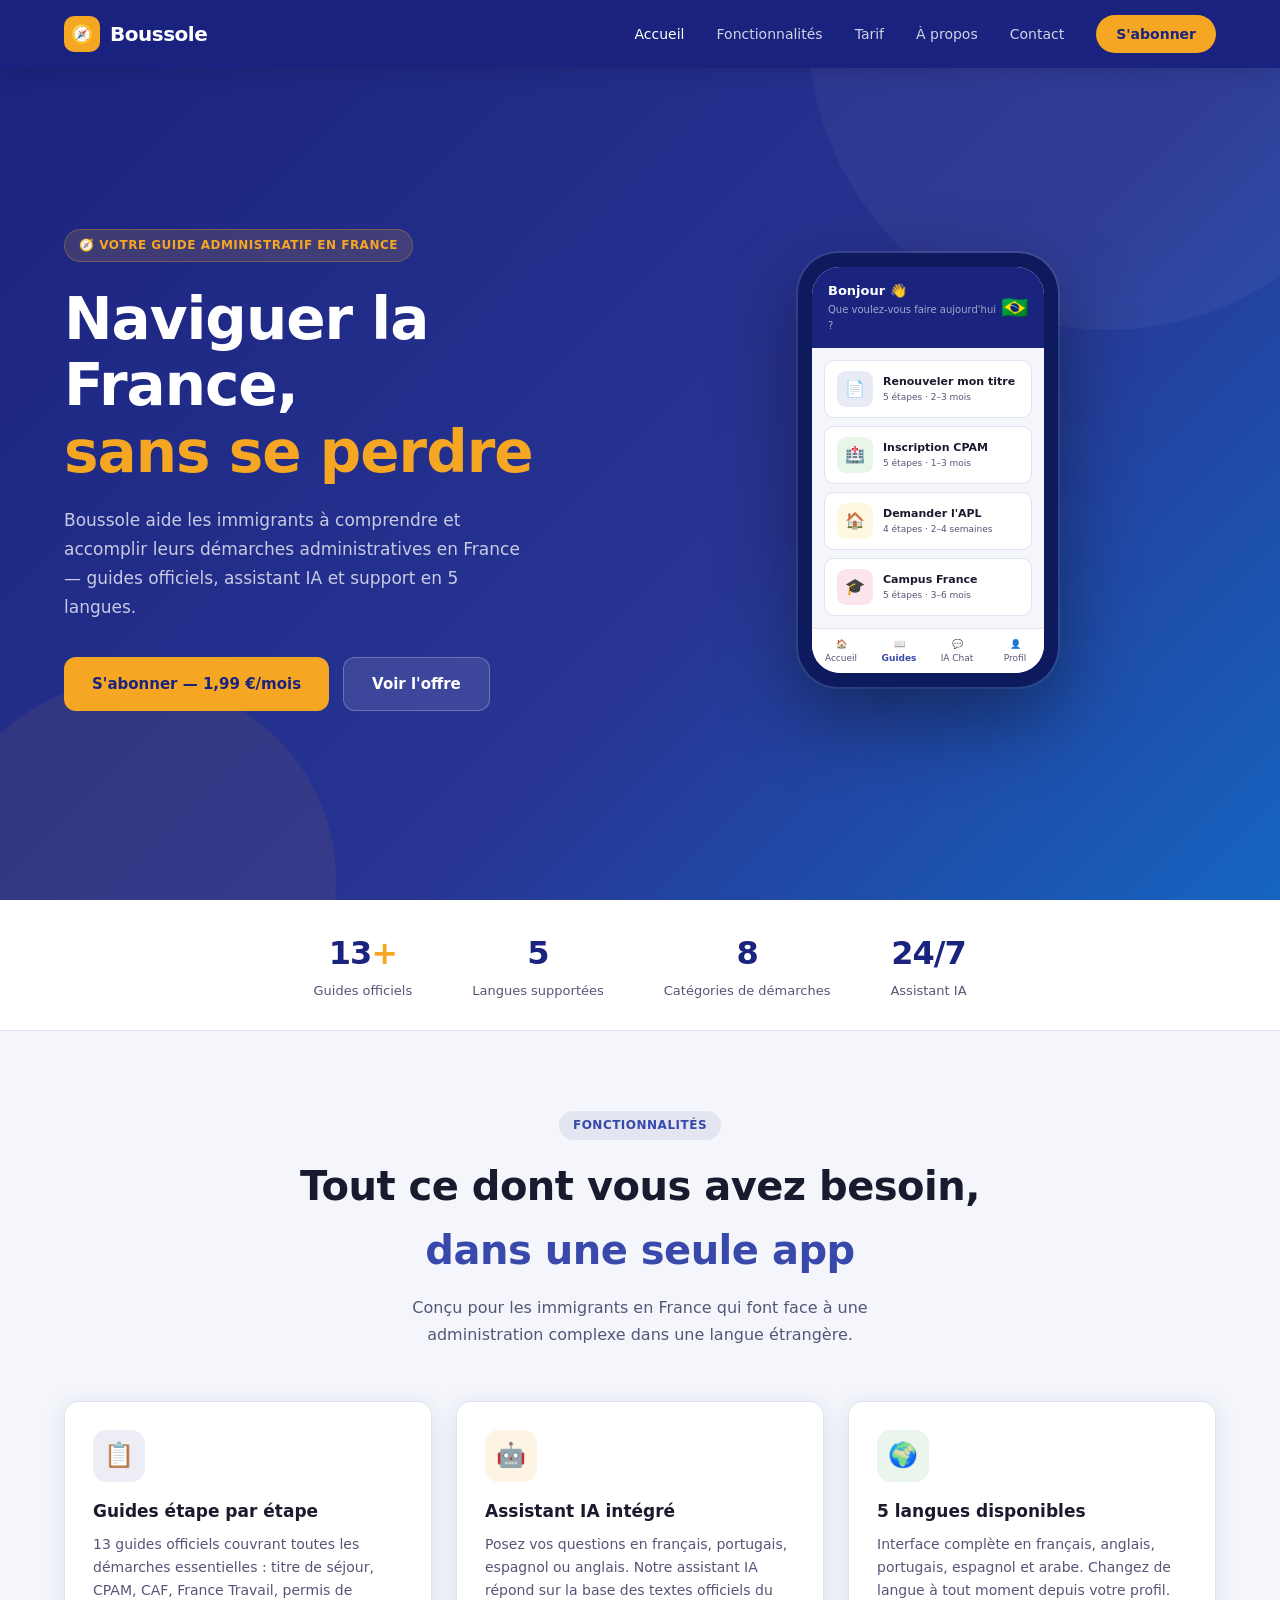
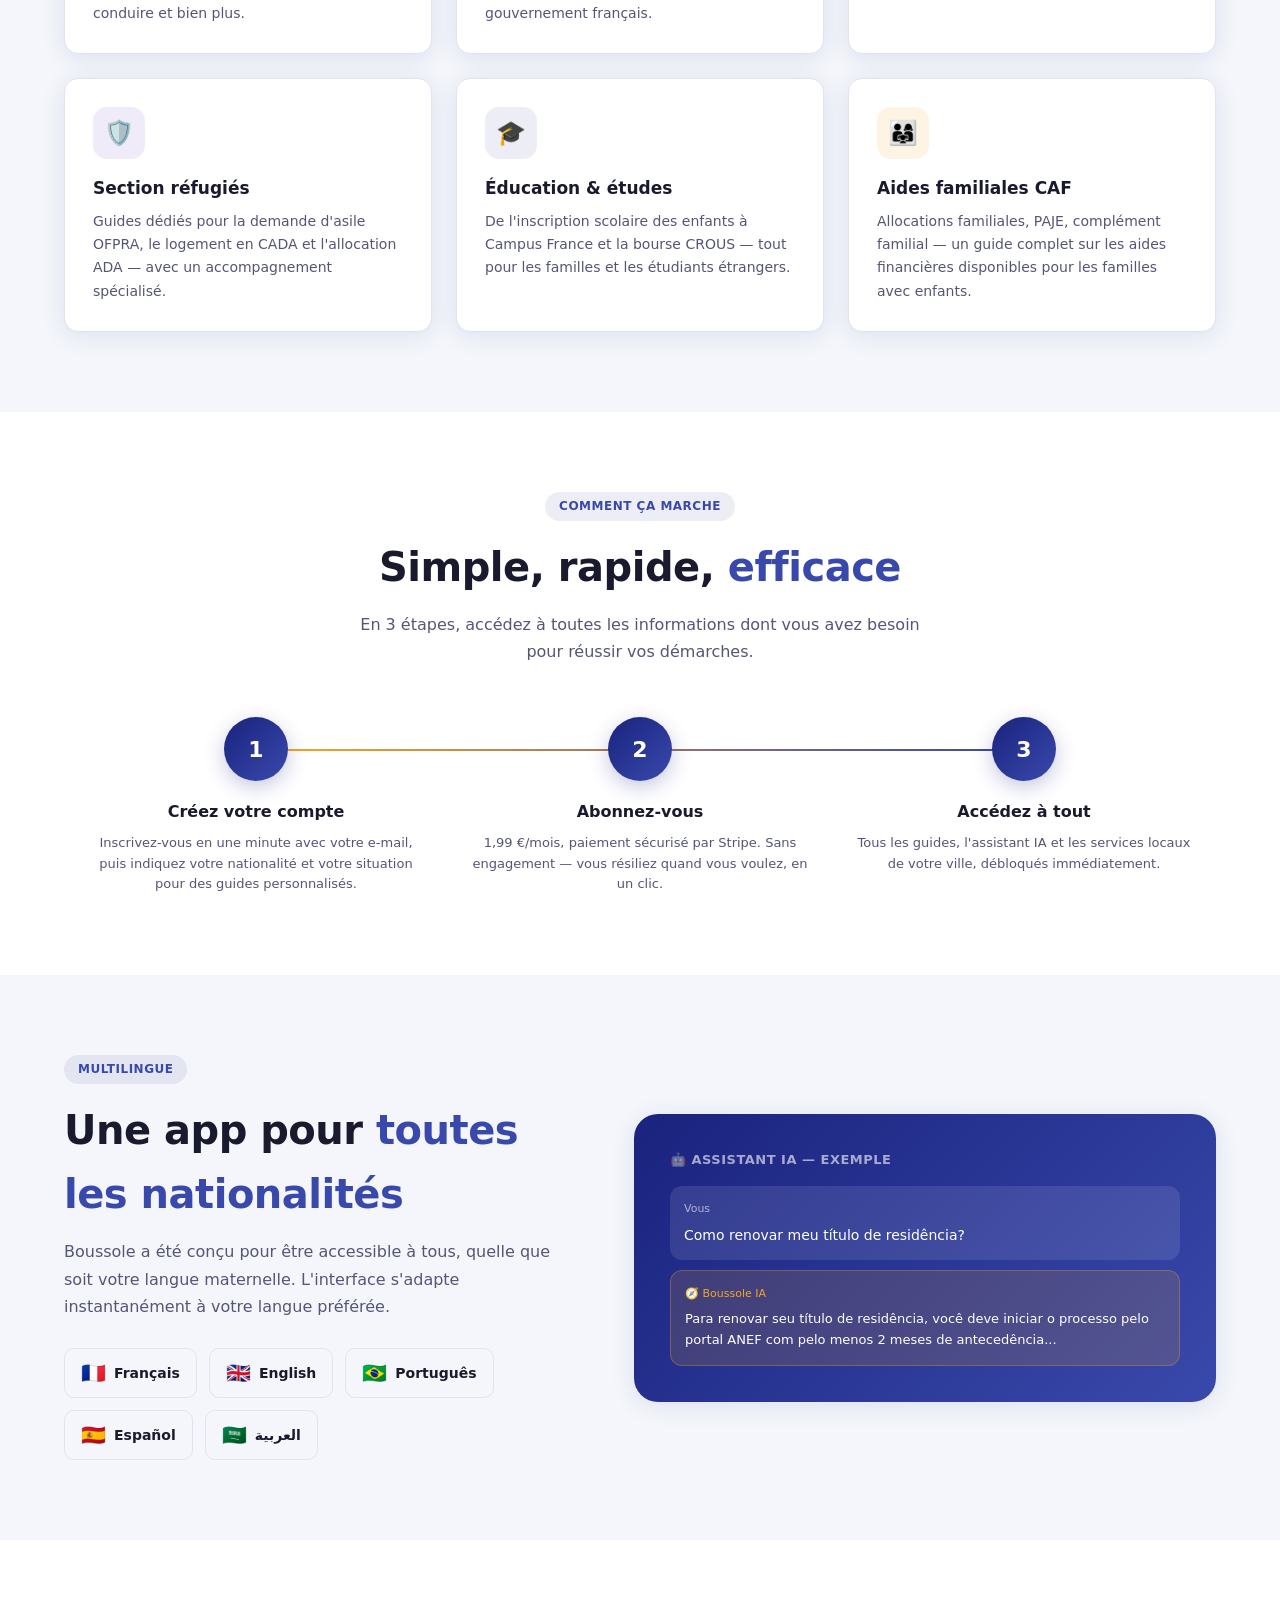
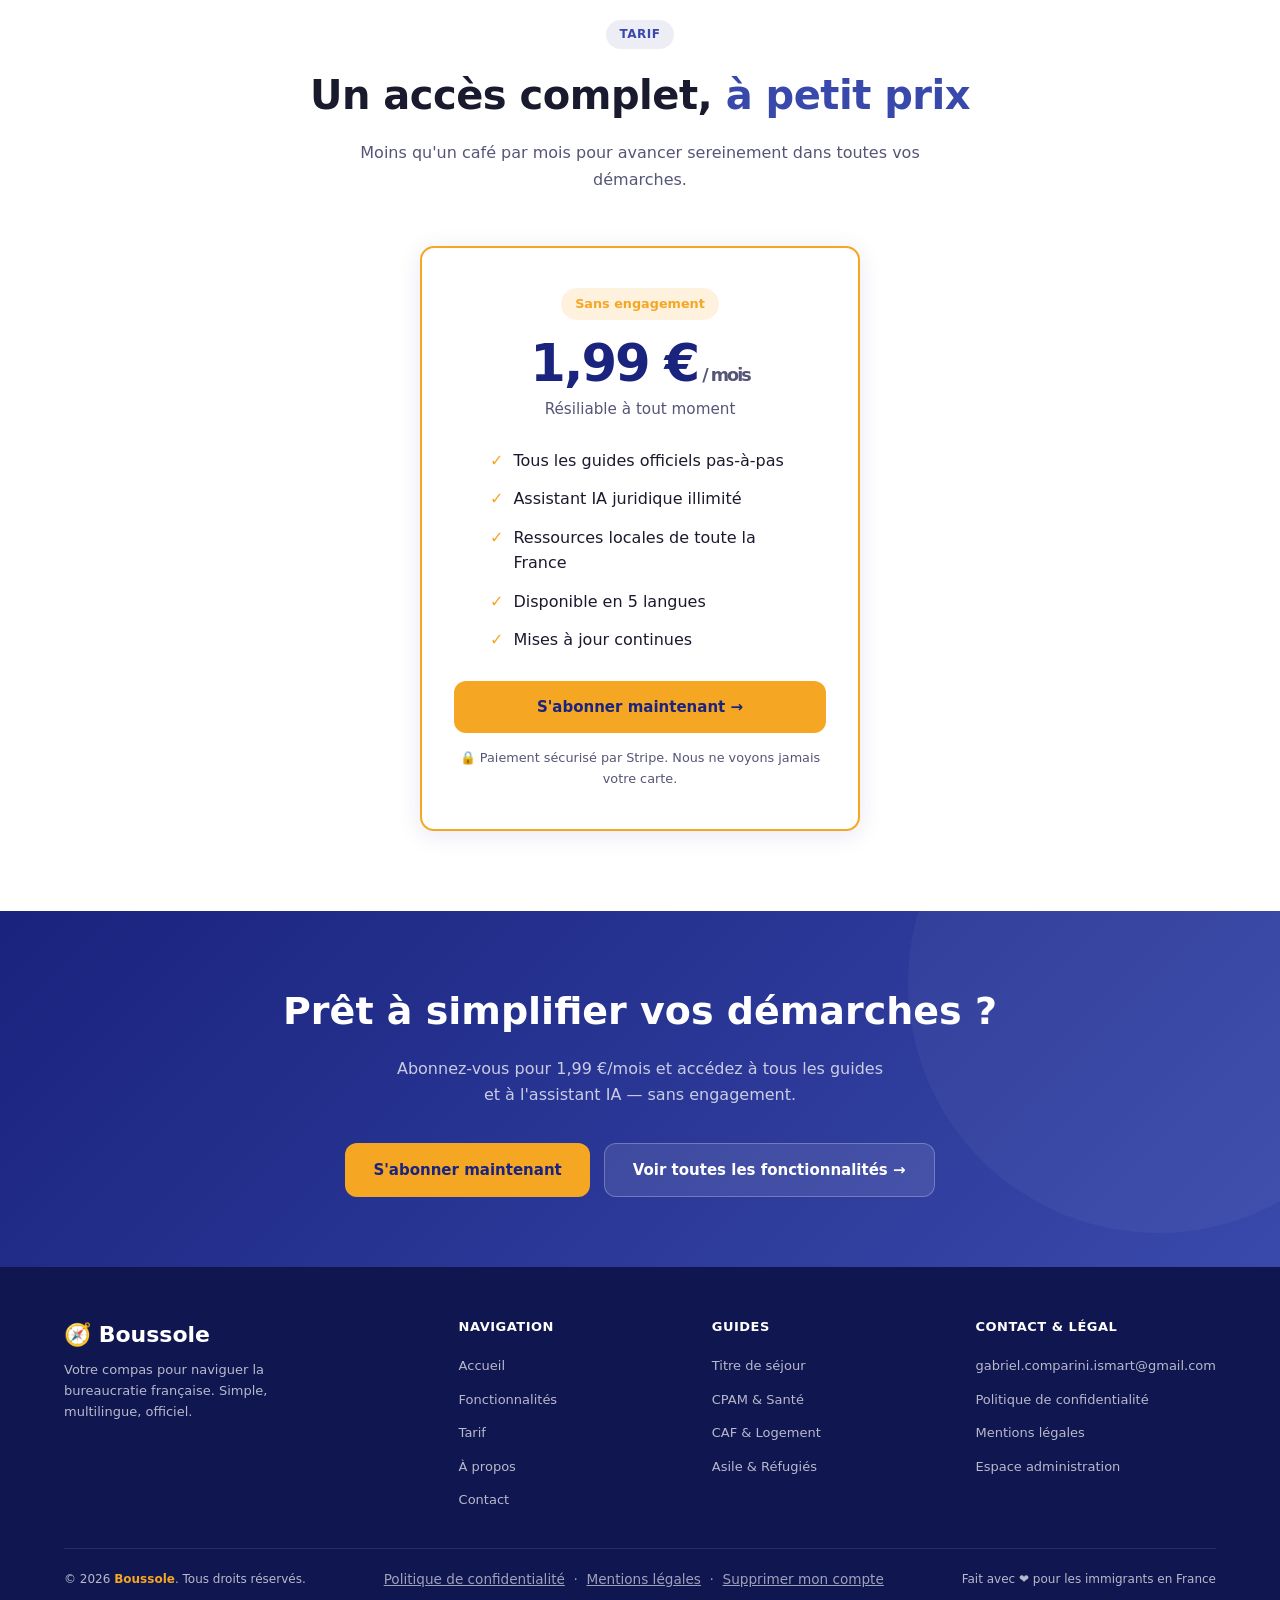
<file: index.html>
<!DOCTYPE html>
<html lang="fr">
<head>
  <meta charset="UTF-8" />
  <meta name="viewport" content="width=device-width, initial-scale=1.0" />
  <title>Boussole — Votre guide pour naviguer la France</title>
  <meta name="description" content="Guides officiels pas-à-pas, assistant IA juridique et services locaux pour vos démarches en France. Abonnement 1,99 €/mois, sans engagement." />
  <link rel="stylesheet" href="css/style.css" />
  <link rel="icon" href="data:image/svg+xml,<svg xmlns='http://www.w3.org/2000/svg' viewBox='0 0 100 100'><text y='.9em' font-size='90'>🧭</text></svg>" />
</head>
<body>

<!-- NAVBAR -->
<nav class="navbar">
  <a href="index.html" class="navbar-logo">
    <div class="logo-icon">🧭</div>
    <span>Boussole</span>
  </a>
  <div class="hamburger" id="hamburger" onclick="toggleMenu()">
    <span></span><span></span><span></span>
  </div>
</nav>
<div class="navbar-links" id="navLinks">
  <a href="index.html" class="active">Accueil</a>
  <a href="fonctionnalites.html">Fonctionnalités</a>
  <a href="#tarif">Tarif</a>
  <a href="a-propos.html">À propos</a>
  <a href="contact.html">Contact</a>
  <a href="https://boussole-app.vercel.app" class="navbar-cta">S'abonner</a>
</div>

<!-- HERO -->
<section class="hero">
  <div class="hero-content">
    <div class="hero-badge">🧭 Votre guide administratif en France</div>
    <h1>Naviguer la France,<br /><span>sans se perdre</span></h1>
    <p>Boussole aide les immigrants à comprendre et accomplir leurs démarches administratives en France — guides officiels, assistant IA et support en 5 langues.</p>
    <div class="hero-btns">
      <a href="https://boussole-app.vercel.app" class="btn-primary">S'abonner — 1,99 €/mois</a>
      <a href="#tarif" class="btn-secondary">Voir l'offre</a>
    </div>
  </div>
  <div class="hero-visual">
    <div class="phone-mockup">
      <div class="phone-screen">
        <div class="phone-header">
          <div class="phone-header-row">
            <div>
              <div class="phone-title">Bonjour 👋</div>
              <div class="phone-sub">Que voulez-vous faire aujourd'hui ?</div>
            </div>
            <span style="font-size:22px">🇧🇷</span>
          </div>
        </div>
        <div class="phone-body">
          <div class="phone-card">
            <div class="phone-card-icon" style="background:#e8eaf6">📄</div>
            <div class="phone-card-text">
              <div class="t1">Renouveler mon titre</div>
              <div class="t2">5 étapes · 2–3 mois</div>
            </div>
          </div>
          <div class="phone-card">
            <div class="phone-card-icon" style="background:#e8f5e9">🏥</div>
            <div class="phone-card-text">
              <div class="t1">Inscription CPAM</div>
              <div class="t2">5 étapes · 1–3 mois</div>
            </div>
          </div>
          <div class="phone-card">
            <div class="phone-card-icon" style="background:#fff8e1">🏠</div>
            <div class="phone-card-text">
              <div class="t1">Demander l'APL</div>
              <div class="t2">4 étapes · 2–4 semaines</div>
            </div>
          </div>
          <div class="phone-card">
            <div class="phone-card-icon" style="background:#fce4ec">🎓</div>
            <div class="phone-card-text">
              <div class="t1">Campus France</div>
              <div class="t2">5 étapes · 3–6 mois</div>
            </div>
          </div>
        </div>
        <div class="phone-tabs">
          <div class="phone-tab">🏠<br/>Accueil</div>
          <div class="phone-tab active" style="color:#3949ab;font-weight:700">📖<br/>Guides</div>
          <div class="phone-tab">💬<br/>IA Chat</div>
          <div class="phone-tab">👤<br/>Profil</div>
        </div>
      </div>
    </div>
  </div>
</section>

<!-- STATS BAR -->
<div class="stats-bar">
  <div class="stat">
    <div class="stat-num">13<span>+</span></div>
    <div class="stat-label">Guides officiels</div>
  </div>
  <div class="stat">
    <div class="stat-num">5</div>
    <div class="stat-label">Langues supportées</div>
  </div>
  <div class="stat">
    <div class="stat-num">8</div>
    <div class="stat-label">Catégories de démarches</div>
  </div>
  <div class="stat">
    <div class="stat-num">24/7</div>
    <div class="stat-label">Assistant IA</div>
  </div>
</div>

<!-- FEATURES OVERVIEW -->
<section class="section" id="fonctionnalites">
  <div class="section-header center">
    <span class="section-tag">Fonctionnalités</span>
    <h2 class="section-title">Tout ce dont vous avez besoin,<br /><span>dans une seule app</span></h2>
    <p class="section-sub">Conçu pour les immigrants en France qui font face à une administration complexe dans une langue étrangère.</p>
  </div>
  <div class="cards-grid">
    <div class="card">
      <div class="card-icon blue">📋</div>
      <h3>Guides étape par étape</h3>
      <p>13 guides officiels couvrant toutes les démarches essentielles : titre de séjour, CPAM, CAF, France Travail, permis de conduire et bien plus.</p>
    </div>
    <div class="card">
      <div class="card-icon orange">🤖</div>
      <h3>Assistant IA intégré</h3>
      <p>Posez vos questions en français, portugais, espagnol ou anglais. Notre assistant IA répond sur la base des textes officiels du gouvernement français.</p>
    </div>
    <div class="card">
      <div class="card-icon green">🌍</div>
      <h3>5 langues disponibles</h3>
      <p>Interface complète en français, anglais, portugais, espagnol et arabe. Changez de langue à tout moment depuis votre profil.</p>
    </div>
    <div class="card">
      <div class="card-icon purple">🛡️</div>
      <h3>Section réfugiés</h3>
      <p>Guides dédiés pour la demande d'asile OFPRA, le logement en CADA et l'allocation ADA — avec un accompagnement spécialisé.</p>
    </div>
    <div class="card">
      <div class="card-icon blue">🎓</div>
      <h3>Éducation & études</h3>
      <p>De l'inscription scolaire des enfants à Campus France et la bourse CROUS — tout pour les familles et les étudiants étrangers.</p>
    </div>
    <div class="card">
      <div class="card-icon orange">👨‍👩‍👧</div>
      <h3>Aides familiales CAF</h3>
      <p>Allocations familiales, PAJE, complément familial — un guide complet sur les aides financières disponibles pour les familles avec enfants.</p>
    </div>
  </div>
</section>

<!-- HOW IT WORKS -->
<section class="section section-alt">
  <div class="section-header center">
    <span class="section-tag">Comment ça marche</span>
    <h2 class="section-title">Simple, rapide, <span>efficace</span></h2>
    <p class="section-sub">En 3 étapes, accédez à toutes les informations dont vous avez besoin pour réussir vos démarches.</p>
  </div>
  <div class="steps">
    <div class="step">
      <div class="step-num">1</div>
      <h3>Créez votre compte</h3>
      <p>Inscrivez-vous en une minute avec votre e-mail, puis indiquez votre nationalité et votre situation pour des guides personnalisés.</p>
    </div>
    <div class="step">
      <div class="step-num">2</div>
      <h3>Abonnez-vous</h3>
      <p>1,99 €/mois, paiement sécurisé par Stripe. Sans engagement — vous résiliez quand vous voulez, en un clic.</p>
    </div>
    <div class="step">
      <div class="step-num">3</div>
      <h3>Accédez à tout</h3>
      <p>Tous les guides, l'assistant IA et les services locaux de votre ville, débloqués immédiatement.</p>
    </div>
  </div>
</section>

<!-- LANGUAGES -->
<section class="section">
  <div style="display:flex; gap:60px; align-items:center; flex-wrap:wrap;">
    <div style="flex:1; min-width:280px;">
      <span class="section-tag">Multilingue</span>
      <h2 class="section-title">Une app pour <span>toutes les nationalités</span></h2>
      <p class="section-sub">Boussole a été conçu pour être accessible à tous, quelle que soit votre langue maternelle. L'interface s'adapte instantanément à votre langue préférée.</p>
      <div class="lang-row">
        <div class="lang-chip"><span>🇫🇷</span> Français</div>
        <div class="lang-chip"><span>🇬🇧</span> English</div>
        <div class="lang-chip"><span>🇧🇷</span> Português</div>
        <div class="lang-chip"><span>🇪🇸</span> Español</div>
        <div class="lang-chip"><span>🇸🇦</span> العربية</div>
      </div>
    </div>
    <div style="flex:1; min-width:280px; background:linear-gradient(135deg,var(--primary),var(--primary-light)); border-radius:24px; padding:36px; box-shadow:var(--shadow);">
      <div style="color:rgba(255,255,255,0.6); font-size:13px; font-weight:600; margin-bottom:16px; text-transform:uppercase; letter-spacing:0.5px;">🤖 Assistant IA — Exemple</div>
      <div style="background:rgba(255,255,255,0.1); border-radius:12px; padding:14px; margin-bottom:10px;">
        <div style="color:rgba(255,255,255,0.6); font-size:11px; margin-bottom:6px;">Vous</div>
        <div style="color:white; font-size:14px;">Como renovar meu título de residência?</div>
      </div>
      <div style="background:rgba(245,166,35,0.15); border:1px solid rgba(245,166,35,0.3); border-radius:12px; padding:14px;">
        <div style="color:var(--accent); font-size:11px; margin-bottom:6px;">🧭 Boussole IA</div>
        <div style="color:white; font-size:13px; line-height:1.6;">Para renovar seu título de residência, você deve iniciar o processo pelo portal ANEF com pelo menos 2 meses de antecedência...</div>
      </div>
    </div>
  </div>
</section>

<!-- TARIF -->
<section class="section section-alt" id="tarif">
  <div class="section-header center">
    <span class="section-tag">Tarif</span>
    <h2 class="section-title">Un accès complet, <span>à petit prix</span></h2>
    <p class="section-sub">Moins qu'un café par mois pour avancer sereinement dans toutes vos démarches.</p>
  </div>
  <div style="max-width:440px; margin:0 auto;">
    <div class="card" style="text-align:center; padding:40px 32px; border:2px solid var(--accent);">
      <div style="display:inline-block; background:rgba(245,166,35,0.15); color:var(--accent); font-weight:700; font-size:0.8rem; padding:6px 14px; border-radius:20px; margin-bottom:18px;">Sans engagement</div>
      <div style="font-size:3.2rem; font-weight:900; color:var(--primary); letter-spacing:-2px; line-height:1;">1,99 €<span style="font-size:1.1rem; color:var(--text-sec); font-weight:600;"> / mois</span></div>
      <div style="color:var(--text-sec); font-size:0.95rem; margin-top:8px; margin-bottom:26px;">Résiliable à tout moment</div>
      <ul style="list-style:none; text-align:left; margin:0 auto 28px; max-width:300px; display:flex; flex-direction:column; gap:13px; padding:0;">
        <li style="display:flex; gap:10px; align-items:flex-start;"><span style="color:var(--accent); font-weight:800;">✓</span> Tous les guides officiels pas-à-pas</li>
        <li style="display:flex; gap:10px; align-items:flex-start;"><span style="color:var(--accent); font-weight:800;">✓</span> Assistant IA juridique illimité</li>
        <li style="display:flex; gap:10px; align-items:flex-start;"><span style="color:var(--accent); font-weight:800;">✓</span> Ressources locales de toute la France</li>
        <li style="display:flex; gap:10px; align-items:flex-start;"><span style="color:var(--accent); font-weight:800;">✓</span> Disponible en 5 langues</li>
        <li style="display:flex; gap:10px; align-items:flex-start;"><span style="color:var(--accent); font-weight:800;">✓</span> Mises à jour continues</li>
      </ul>
      <a href="https://boussole-app.vercel.app" class="btn-primary" style="display:flex; width:100%; justify-content:center;">S'abonner maintenant →</a>
      <p style="font-size:0.8rem; color:var(--text-sec); margin-top:14px;">🔒 Paiement sécurisé par Stripe. Nous ne voyons jamais votre carte.</p>
    </div>
  </div>
</section>

<!-- CTA BANNER -->
<div class="cta-banner">
  <h2>Prêt à simplifier vos démarches ?</h2>
  <p>Abonnez-vous pour 1,99 €/mois et accédez à tous les guides et à l'assistant IA — sans engagement.</p>
  <div style="display:flex; gap:14px; justify-content:center; flex-wrap:wrap;">
    <a href="https://boussole-app.vercel.app" class="btn-primary">S'abonner maintenant</a>
    <a href="fonctionnalites.html" class="btn-secondary">Voir toutes les fonctionnalités →</a>
  </div>
</div>

<!-- FOOTER -->
<footer>
  <div class="footer-top">
    <div class="footer-brand">
      <div class="logo-text">🧭 Boussole</div>
      <p>Votre compas pour naviguer la bureaucratie française. Simple, multilingue, officiel.</p>
    </div>
    <div class="footer-links">
      <h4>Navigation</h4>
      <ul>
        <li><a href="index.html">Accueil</a></li>
        <li><a href="fonctionnalites.html">Fonctionnalités</a></li>
        <li><a href="#tarif">Tarif</a></li>
        <li><a href="a-propos.html">À propos</a></li>
        <li><a href="contact.html">Contact</a></li>
      </ul>
    </div>
    <div class="footer-links">
      <h4>Guides</h4>
      <ul>
        <li><a href="fonctionnalites.html">Titre de séjour</a></li>
        <li><a href="fonctionnalites.html">CPAM & Santé</a></li>
        <li><a href="fonctionnalites.html">CAF & Logement</a></li>
        <li><a href="fonctionnalites.html">Asile & Réfugiés</a></li>
      </ul>
    </div>
    <div class="footer-links">
      <h4>Contact & légal</h4>
      <ul>
        <li><a href="mailto:gabriel.comparini.ismart@gmail.com">gabriel.comparini.ismart@gmail.com</a></li>
        <li><a href="politique-confidentialite.html">Politique de confidentialité</a></li>
        <li><a href="mentions-legales.html">Mentions légales</a></li>
        <li><a href="admin/index.html">Espace administration</a></li>
      </ul>
    </div>
  </div>
  <div class="footer-bottom">
    <p>© 2026 <span class="footer-accent">Boussole</span>. Tous droits réservés.</p>
    <p style="font-size:0.85rem;opacity:0.85;">
      <a href="politique-confidentialite.html" style="color:inherit;text-decoration:underline;">Politique de confidentialité</a>
      &nbsp;·&nbsp;
      <a href="mentions-legales.html" style="color:inherit;text-decoration:underline;">Mentions légales</a>
      &nbsp;·&nbsp;
      <a href="supprimer-compte.html" style="color:inherit;text-decoration:underline;">Supprimer mon compte</a>
    </p>
    <p>Fait avec ❤️ pour les immigrants en France</p>
  </div>
</footer>

<script>
function toggleMenu() {
  document.getElementById('navLinks').classList.toggle('open');
  document.getElementById('hamburger').classList.toggle('active');
}
// Close menu when clicking a link
document.querySelectorAll('.navbar-links a').forEach(a => {
  a.addEventListener('click', () => {
    document.getElementById('navLinks').classList.remove('open');
    document.getElementById('hamburger').classList.remove('active');
  });
});
</script>
<script src="js/analytics.js" defer></script>
</body>
</html>
</file>
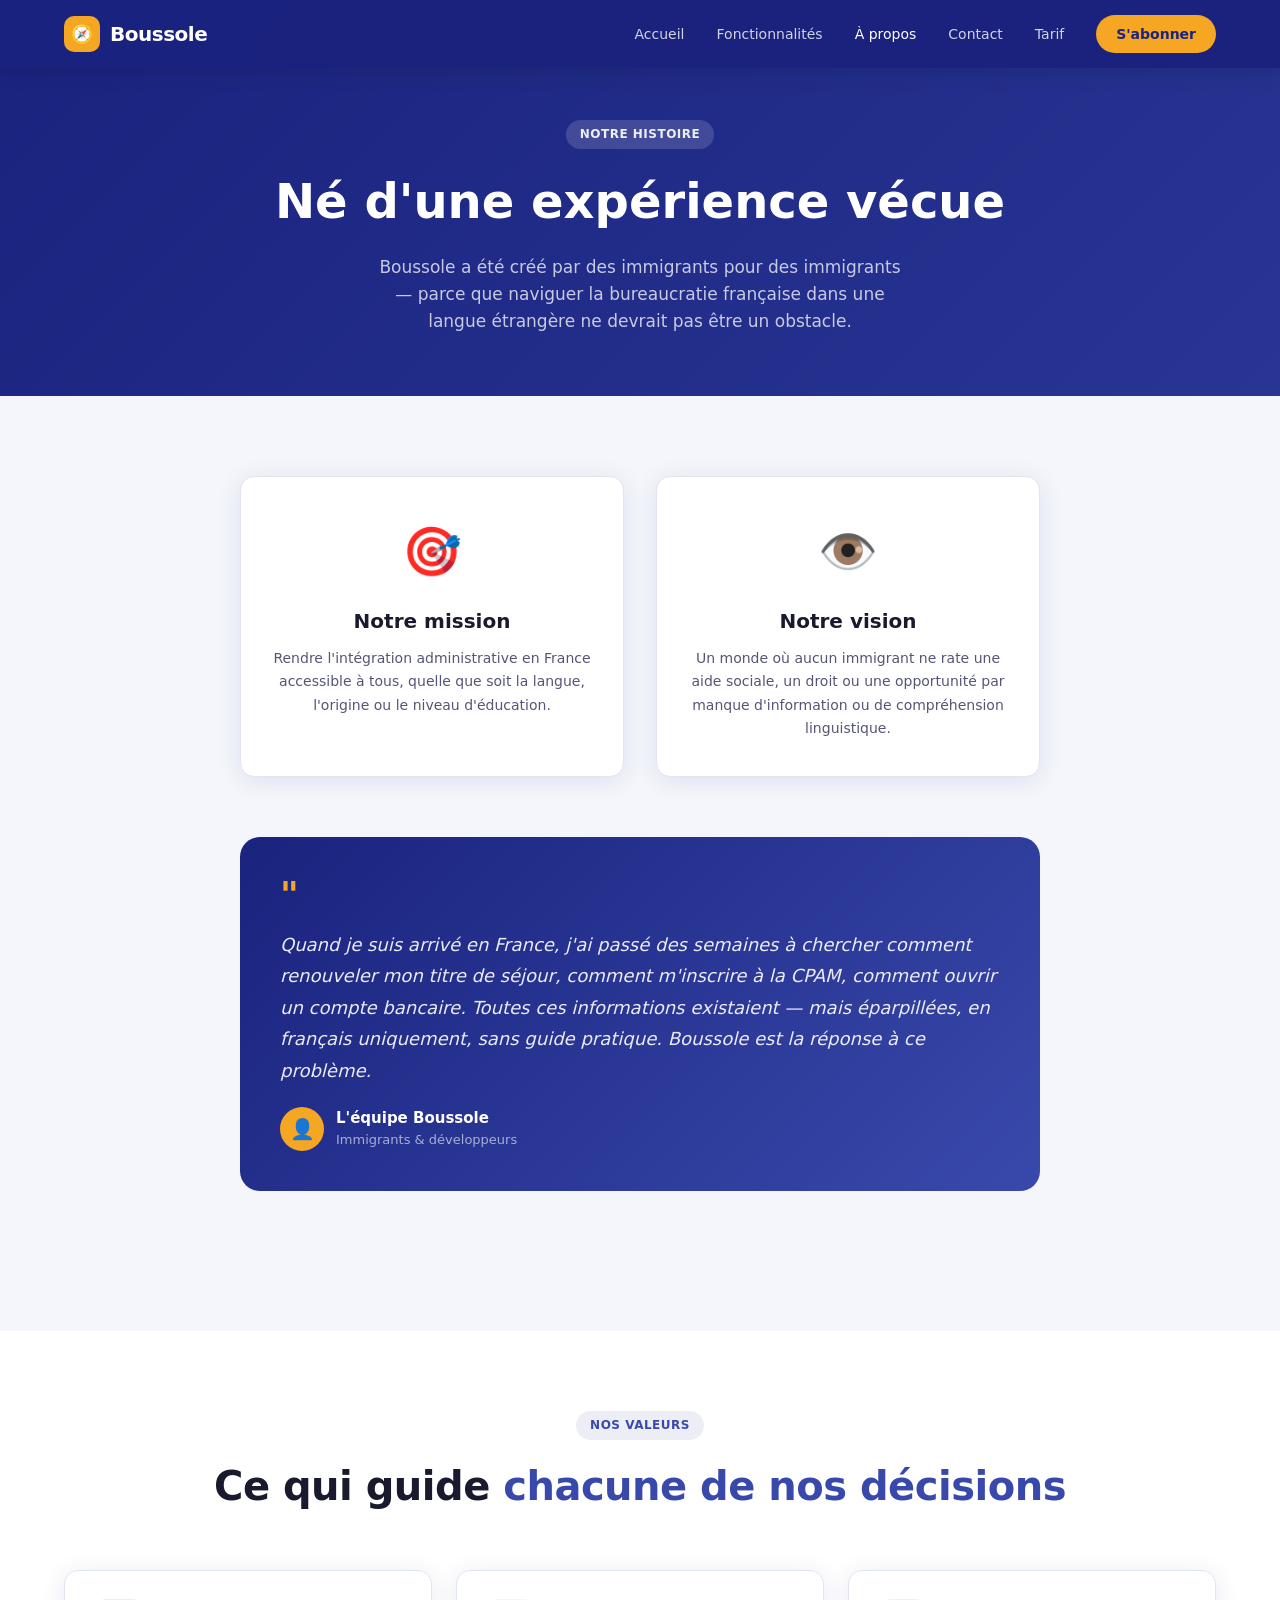
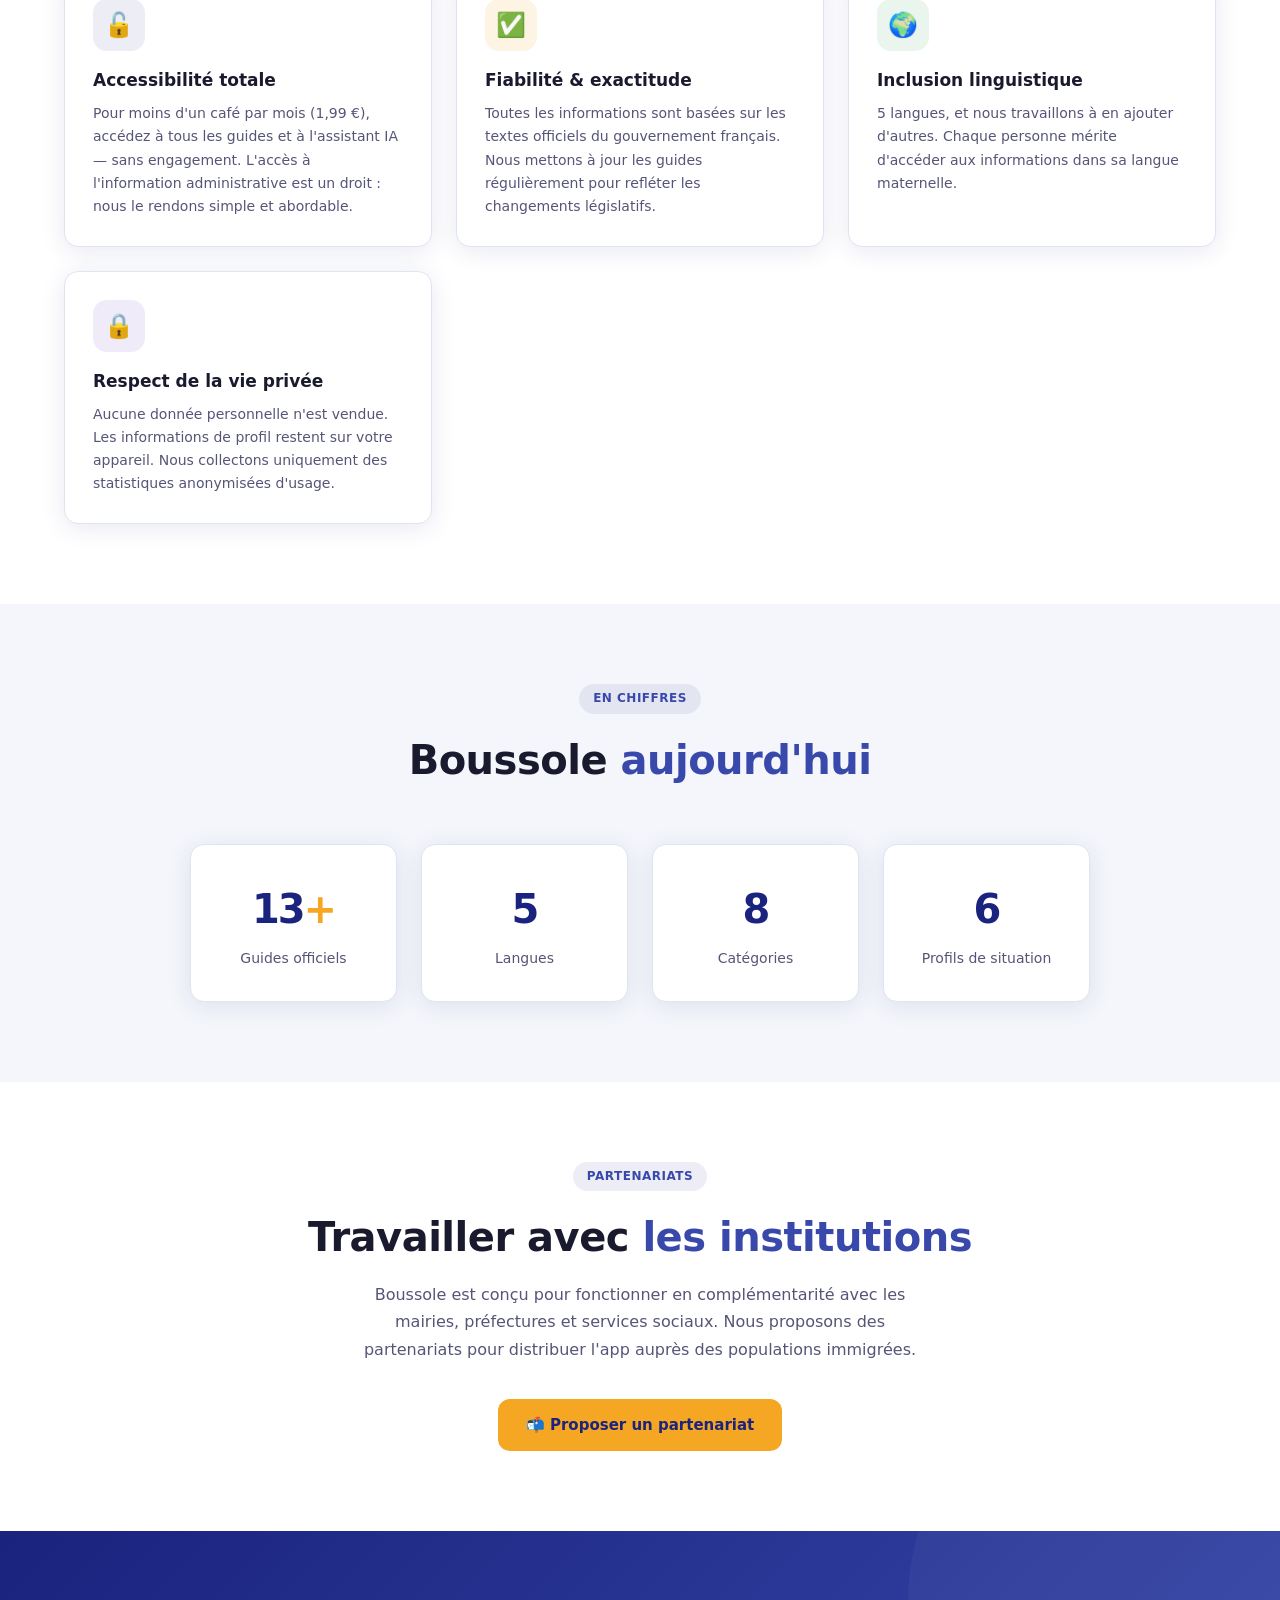
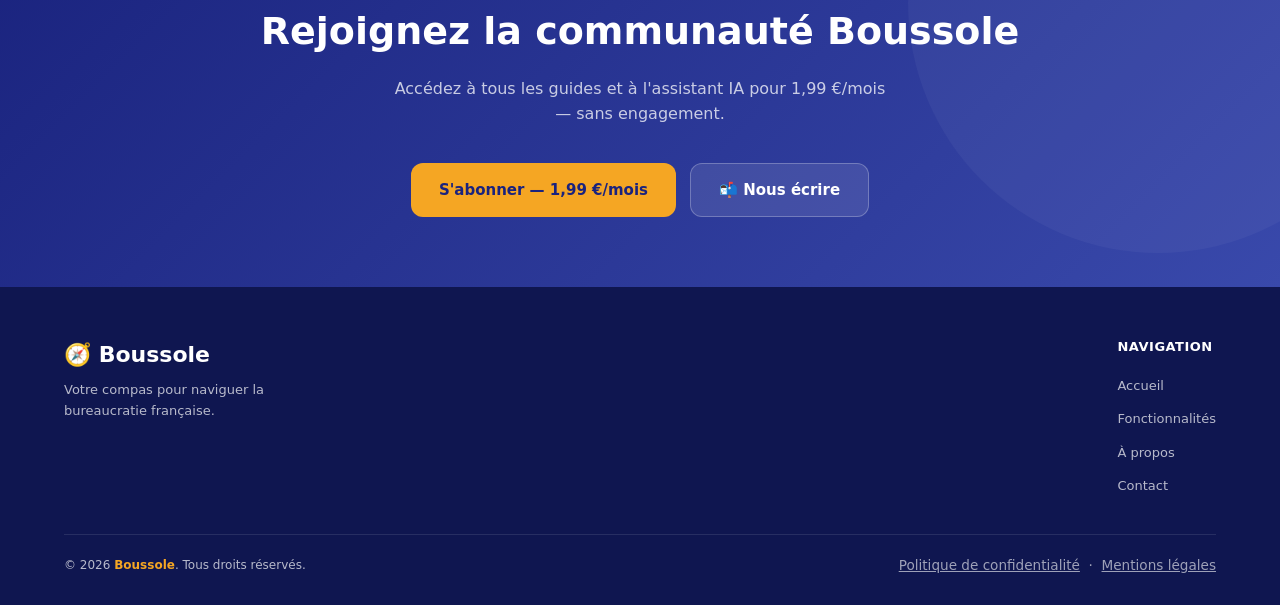
<file: a-propos.html>
<!DOCTYPE html>
<html lang="fr">
<head>
  <meta charset="UTF-8" />
  <meta name="viewport" content="width=device-width, initial-scale=1.0" />
  <title>À propos — Boussole</title>
  <link rel="stylesheet" href="css/style.css" />
  <link rel="icon" href="data:image/svg+xml,<svg xmlns='http://www.w3.org/2000/svg' viewBox='0 0 100 100'><text y='.9em' font-size='90'>🧭</text></svg>" />
</head>
<body>

<nav class="navbar">
  <a href="index.html" class="navbar-logo">
    <div class="logo-icon">🧭</div>
    <span>Boussole</span>
  </a>
  <div class="hamburger" id="hamburger" onclick="toggleMenu()"><span></span><span></span><span></span></div>
</nav>
<div class="navbar-links" id="navLinks">
  <a href="index.html">Accueil</a>
  <a href="fonctionnalites.html">Fonctionnalités</a>
  <a href="a-propos.html" class="active">À propos</a>
  <a href="contact.html">Contact</a>
  <a href="index.html#tarif">Tarif</a>
  <a href="https://boussole-app.vercel.app" class="navbar-cta">S'abonner</a>
</div>

<div class="page-hero">
  <span class="section-tag" style="background:rgba(255,255,255,0.15);color:rgba(255,255,255,0.9)">Notre histoire</span>
  <h1>Né d'une expérience vécue</h1>
  <p>Boussole a été créé par des immigrants pour des immigrants — parce que naviguer la bureaucratie française dans une langue étrangère ne devrait pas être un obstacle.</p>
</div>

<!-- MISSION -->
<section class="section">
  <div style="max-width:800px;margin:0 auto;">
    <div style="display:grid;grid-template-columns:1fr 1fr;gap:32px;margin-bottom:60px;flex-wrap:wrap;">
      <div class="card" style="text-align:center;padding:36px 28px;">
        <div style="font-size:48px;margin-bottom:16px;">🎯</div>
        <h3 style="font-size:20px;margin-bottom:10px;">Notre mission</h3>
        <p>Rendre l'intégration administrative en France accessible à tous, quelle que soit la langue, l'origine ou le niveau d'éducation.</p>
      </div>
      <div class="card" style="text-align:center;padding:36px 28px;">
        <div style="font-size:48px;margin-bottom:16px;">👁️</div>
        <h3 style="font-size:20px;margin-bottom:10px;">Notre vision</h3>
        <p>Un monde où aucun immigrant ne rate une aide sociale, un droit ou une opportunité par manque d'information ou de compréhension linguistique.</p>
      </div>
    </div>

    <div style="background:linear-gradient(135deg,var(--primary),var(--primary-light));border-radius:20px;padding:40px;color:white;margin-bottom:60px;">
      <div style="font-size:36px;color:var(--accent);font-weight:900;line-height:1;margin-bottom:16px;">"</div>
      <p style="font-size:18px;line-height:1.75;color:rgba(255,255,255,0.9);font-style:italic;margin-bottom:20px;">
        Quand je suis arrivé en France, j'ai passé des semaines à chercher comment renouveler mon titre de séjour, comment m'inscrire à la CPAM, comment ouvrir un compte bancaire. Toutes ces informations existaient — mais éparpillées, en français uniquement, sans guide pratique. Boussole est la réponse à ce problème.
      </p>
      <div style="display:flex;align-items:center;gap:12px;">
        <div style="width:44px;height:44px;border-radius:50%;background:var(--accent);display:flex;align-items:center;justify-content:center;font-size:20px;">👤</div>
        <div>
          <div style="color:white;font-weight:700;font-size:15px;">L'équipe Boussole</div>
          <div style="color:rgba(255,255,255,0.6);font-size:13px;">Immigrants & développeurs</div>
        </div>
      </div>
    </div>
  </div>
</section>

<!-- VALUES -->
<section class="section section-alt">
  <div class="section-header center">
    <span class="section-tag">Nos valeurs</span>
    <h2 class="section-title">Ce qui guide <span>chacune de nos décisions</span></h2>
  </div>
  <div class="cards-grid">
    <div class="card">
      <div class="card-icon blue">🔓</div>
      <h3>Accessibilité totale</h3>
      <p>Pour moins d'un café par mois (1,99 €), accédez à tous les guides et à l'assistant IA — sans engagement. L'accès à l'information administrative est un droit : nous le rendons simple et abordable.</p>
    </div>
    <div class="card">
      <div class="card-icon orange">✅</div>
      <h3>Fiabilité & exactitude</h3>
      <p>Toutes les informations sont basées sur les textes officiels du gouvernement français. Nous mettons à jour les guides régulièrement pour refléter les changements législatifs.</p>
    </div>
    <div class="card">
      <div class="card-icon green">🌍</div>
      <h3>Inclusion linguistique</h3>
      <p>5 langues, et nous travaillons à en ajouter d'autres. Chaque personne mérite d'accéder aux informations dans sa langue maternelle.</p>
    </div>
    <div class="card">
      <div class="card-icon purple">🔒</div>
      <h3>Respect de la vie privée</h3>
      <p>Aucune donnée personnelle n'est vendue. Les informations de profil restent sur votre appareil. Nous collectons uniquement des statistiques anonymisées d'usage.</p>
    </div>
  </div>
</section>

<!-- STATS -->
<section class="section">
  <div class="section-header center">
    <span class="section-tag">En chiffres</span>
    <h2 class="section-title">Boussole <span>aujourd'hui</span></h2>
  </div>
  <div style="display:grid;grid-template-columns:repeat(auto-fit,minmax(180px,1fr));gap:24px;max-width:900px;margin:0 auto;">
    <div style="text-align:center;background:var(--white);border-radius:var(--radius);padding:32px 20px;border:1px solid var(--border);box-shadow:var(--shadow);">
      <div style="font-size:40px;font-weight:900;color:var(--primary);letter-spacing:-2px;">13<span style="color:var(--accent)">+</span></div>
      <div style="font-size:14px;color:var(--text-sec);margin-top:6px;">Guides officiels</div>
    </div>
    <div style="text-align:center;background:var(--white);border-radius:var(--radius);padding:32px 20px;border:1px solid var(--border);box-shadow:var(--shadow);">
      <div style="font-size:40px;font-weight:900;color:var(--primary);letter-spacing:-2px;">5</div>
      <div style="font-size:14px;color:var(--text-sec);margin-top:6px;">Langues</div>
    </div>
    <div style="text-align:center;background:var(--white);border-radius:var(--radius);padding:32px 20px;border:1px solid var(--border);box-shadow:var(--shadow);">
      <div style="font-size:40px;font-weight:900;color:var(--primary);letter-spacing:-2px;">8</div>
      <div style="font-size:14px;color:var(--text-sec);margin-top:6px;">Catégories</div>
    </div>
    <div style="text-align:center;background:var(--white);border-radius:var(--radius);padding:32px 20px;border:1px solid var(--border);box-shadow:var(--shadow);">
      <div style="font-size:40px;font-weight:900;color:var(--primary);letter-spacing:-2px;">6</div>
      <div style="font-size:14px;color:var(--text-sec);margin-top:6px;">Profils de situation</div>
    </div>
  </div>
</section>

<!-- PARTENARIAT -->
<section class="section section-alt">
  <div style="max-width:700px;margin:0 auto;text-align:center;">
    <span class="section-tag">Partenariats</span>
    <h2 class="section-title" style="text-align:center;">Travailler avec <span>les institutions</span></h2>
    <p class="section-sub" style="margin:0 auto 36px;">Boussole est conçu pour fonctionner en complémentarité avec les mairies, préfectures et services sociaux. Nous proposons des partenariats pour distribuer l'app auprès des populations immigrées.</p>
    <a href="contact.html" class="btn-primary" style="display:inline-flex;">📬 Proposer un partenariat</a>
  </div>
</section>

<div class="cta-banner">
  <h2>Rejoignez la communauté Boussole</h2>
  <p>Accédez à tous les guides et à l'assistant IA pour 1,99 €/mois — sans engagement.</p>
  <div style="display:flex; gap:14px; justify-content:center; flex-wrap:wrap;">
    <a href="https://boussole-app.vercel.app" class="btn-primary">S'abonner — 1,99 €/mois</a>
    <a href="contact.html" class="btn-secondary">📬 Nous écrire</a>
  </div>
</div>

<footer>
  <div class="footer-top">
    <div class="footer-brand">
      <div class="logo-text">🧭 Boussole</div>
      <p>Votre compas pour naviguer la bureaucratie française.</p>
    </div>
    <div class="footer-links">
      <h4>Navigation</h4>
      <ul>
        <li><a href="index.html">Accueil</a></li>
        <li><a href="fonctionnalites.html">Fonctionnalités</a></li>
        <li><a href="a-propos.html">À propos</a></li>
        <li><a href="contact.html">Contact</a></li>
      </ul>
    </div>
  </div>
  <div class="footer-bottom">
    <p>© 2026 <span class="footer-accent">Boussole</span>. Tous droits réservés.</p>
    <p style="font-size:0.85rem;opacity:0.85;">
      <a href="politique-confidentialite.html" style="color:inherit;text-decoration:underline;">Politique de confidentialité</a>
      &nbsp;·&nbsp;
      <a href="mentions-legales.html" style="color:inherit;text-decoration:underline;">Mentions légales</a>
    </p>
  </div>
</footer>

<script>
function toggleMenu(){
  document.getElementById('navLinks').classList.toggle('open');
  document.getElementById('hamburger').classList.toggle('active');
}
document.querySelectorAll('.navbar-links a').forEach(a=>{
  a.addEventListener('click',()=>{
    document.getElementById('navLinks').classList.remove('open');
    document.getElementById('hamburger').classList.remove('active');
  });
});
</script>
<script src="js/analytics.js" defer></script>
</body>
</html>
</file>
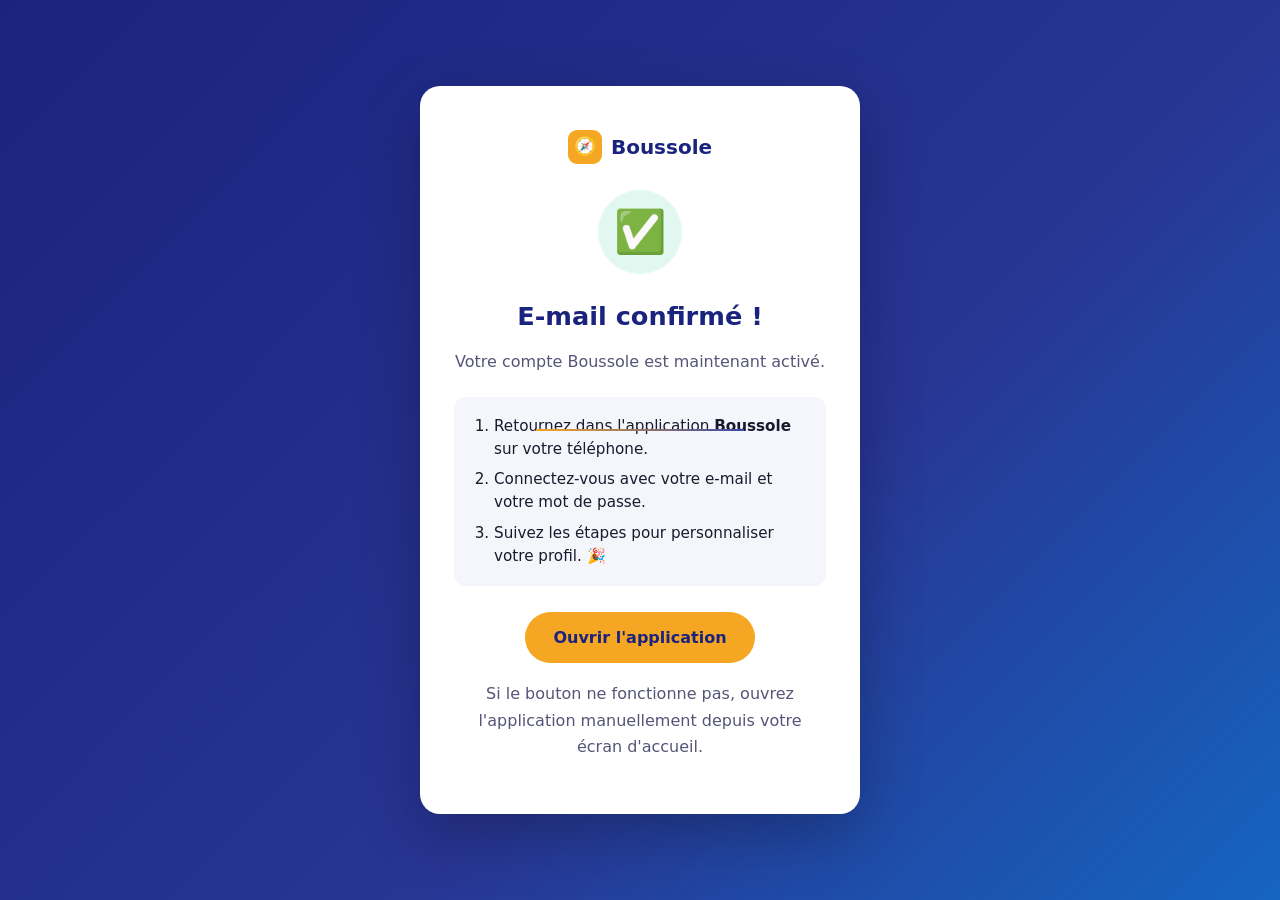
<file: auth-confirme.html>
<!DOCTYPE html>
<html lang="fr" translate="no">
<head>
  <meta charset="UTF-8" />
  <meta name="viewport" content="width=device-width, initial-scale=1.0" />
  <title>E-mail confirmé — Boussole</title>
  <meta name="robots" content="noindex" />
  <meta name="google" content="notranslate" />
  <link rel="stylesheet" href="css/style.css" />
  <link rel="icon" href="data:image/svg+xml,<svg xmlns='http://www.w3.org/2000/svg' viewBox='0 0 100 100'><text y='.9em' font-size='90'>🧭</text></svg>" />
  <style>
    body {
      min-height: 100vh;
      display: flex; align-items: center; justify-content: center;
      background: linear-gradient(135deg, #1a237e 0%, #283593 60%, #1565c0 100%);
      padding: 24px;
    }
    .confirm-card {
      background: #fff; border-radius: 20px;
      max-width: 440px; width: 100%;
      padding: 44px 34px; text-align: center;
      box-shadow: 0 20px 60px rgba(0,0,0,0.25);
    }
    .confirm-icon {
      width: 84px; height: 84px; border-radius: 50%;
      margin: 0 auto 22px;
      display: flex; align-items: center; justify-content: center;
      font-size: 42px;
    }
    .ok    { background: rgba(16,185,129,0.12); }
    .err   { background: rgba(239,68,68,0.12); }
    .wait  { background: rgba(245,166,35,0.14); }
    .confirm-card h1 { font-size: 1.6rem; color: #1a237e; margin-bottom: 12px; font-weight: 800; }
    .confirm-card p  { color: #555577; line-height: 1.65; font-size: 1rem; margin-bottom: 10px; }
    .brand {
      display: flex; align-items: center; justify-content: center; gap: 9px;
      margin-bottom: 26px;
    }
    .brand .logo {
      width: 34px; height: 34px; border-radius: 9px; background: #f5a623;
      display: flex; align-items: center; justify-content: center; font-size: 18px;
    }
    .brand span { font-size: 20px; font-weight: 800; color: #1a237e; }
    .steps {
      background: #f4f6fb; border-radius: 12px; padding: 18px 20px;
      text-align: left; margin: 22px 0 8px;
    }
    .steps ol { margin: 0; padding-left: 20px; }
    .steps li { color: #1a1a2e; margin-bottom: 8px; line-height: 1.5; font-size: 0.95rem; }
    .steps li:last-child { margin-bottom: 0; }
    .hint { font-size: 0.85rem; color: #8888a0; margin-top: 18px; }
    .btn-app {
      display: inline-block; margin-top: 18px;
      background: #f5a623; color: #1a237e; font-weight: 700;
      padding: 13px 28px; border-radius: 30px; text-decoration: none;
      transition: transform .1s, background .2s;
    }
    .btn-app:hover { background: #e0941a; transform: translateY(-1px); }
    .hidden { display: none; }
  </style>
</head>
<body spellcheck="false" class="notranslate">
  <div class="confirm-card">
    <div class="brand">
      <div class="logo">🧭</div>
      <span>Boussole</span>
    </div>

    <!-- Success (default) -->
    <div id="state-ok">
      <div class="confirm-icon ok">✅</div>
      <h1>E-mail confirmé !</h1>
      <p>Votre compte Boussole est maintenant activé.</p>
      <div class="steps">
        <ol>
          <li>Retournez dans l'application <strong>Boussole</strong> sur votre téléphone.</li>
          <li>Connectez-vous avec votre e-mail et votre mot de passe.</li>
          <li>Suivez les étapes pour personnaliser votre profil. 🎉</li>
        </ol>
      </div>
      <a class="btn-app" href="boussole://">Ouvrir l'application</a>
      <p class="hint">Si le bouton ne fonctionne pas, ouvrez l'application manuellement depuis votre écran d'accueil.</p>
    </div>

    <!-- Error -->
    <div id="state-err" class="hidden">
      <div class="confirm-icon err">⚠️</div>
      <h1>Lien expiré ou invalide</h1>
      <p>Ce lien de confirmation n'est plus valide. Cela arrive si le lien a déjà été utilisé ou s'il a expiré.</p>
      <div class="steps">
        <ol>
          <li>Retournez dans l'application <strong>Boussole</strong>.</li>
          <li>Essayez de vous connecter — si votre compte est déjà confirmé, cela fonctionnera.</li>
          <li>Sinon, demandez un nouvel e-mail de confirmation.</li>
        </ol>
      </div>
      <a class="btn-app" href="boussole://">Ouvrir l'application</a>
    </div>
  </div>

  <script>
    // Supabase appends the result to the URL. On error it adds
    // ?error=... or #error=... ; on success there's usually an access_token
    // in the hash. We show the error card only when an explicit error is present.
    (function () {
      var hash = window.location.hash || '';
      var search = window.location.search || '';
      var hasError = /error/i.test(hash) || /error/i.test(search);
      if (hasError) {
        document.getElementById('state-ok').classList.add('hidden');
        document.getElementById('state-err').classList.remove('hidden');
      }
    })();
  </script>
</body>
</html>
</file>
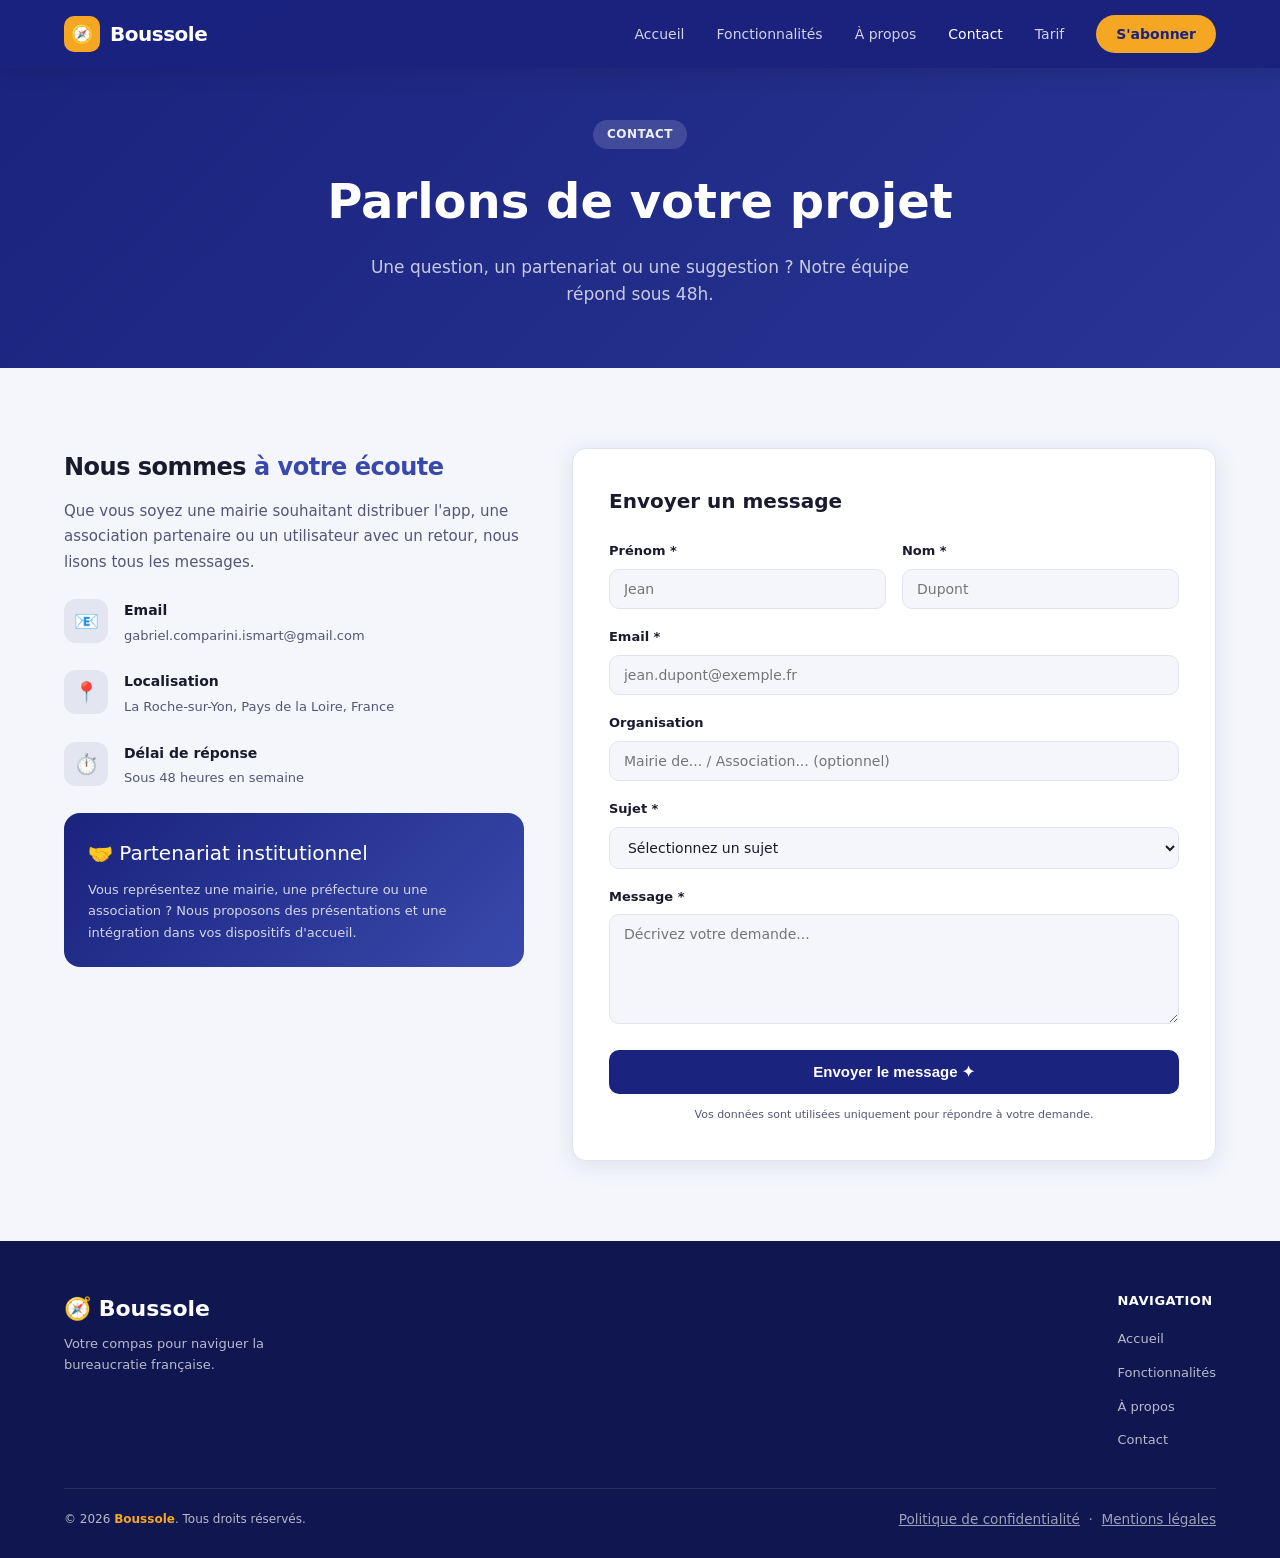
<file: contact.html>
<!DOCTYPE html>
<html lang="fr">
<head>
  <meta charset="UTF-8" />
  <meta name="viewport" content="width=device-width, initial-scale=1.0" />
  <title>Contact — Boussole</title>
  <link rel="stylesheet" href="css/style.css" />
  <link rel="icon" href="data:image/svg+xml,<svg xmlns='http://www.w3.org/2000/svg' viewBox='0 0 100 100'><text y='.9em' font-size='90'>🧭</text></svg>" />
</head>
<body>

<nav class="navbar">
  <a href="index.html" class="navbar-logo">
    <div class="logo-icon">🧭</div>
    <span>Boussole</span>
  </a>
  <div class="hamburger" id="hamburger" onclick="toggleMenu()"><span></span><span></span><span></span></div>
</nav>
<div class="navbar-links" id="navLinks">
  <a href="index.html">Accueil</a>
  <a href="fonctionnalites.html">Fonctionnalités</a>
  <a href="a-propos.html">À propos</a>
  <a href="contact.html" class="active">Contact</a>
  <a href="index.html#tarif">Tarif</a>
  <a href="https://boussole-app.vercel.app" class="navbar-cta">S'abonner</a>
</div>

<div class="page-hero">
  <span class="section-tag" style="background:rgba(255,255,255,0.15);color:rgba(255,255,255,0.9)">Contact</span>
  <h1>Parlons de votre projet</h1>
  <p>Une question, un partenariat ou une suggestion ? Notre équipe répond sous 48h.</p>
</div>

<section class="section">
  <div class="contact-grid">
    <div class="contact-info">
      <div>
        <h2 class="section-title" style="font-size:24px;">Nous sommes <span>à votre écoute</span></h2>
        <p style="color:var(--text-sec);font-size:15px;line-height:1.7;margin-top:10px;">Que vous soyez une mairie souhaitant distribuer l'app, une association partenaire ou un utilisateur avec un retour, nous lisons tous les messages.</p>
      </div>

      <div class="contact-item">
        <div class="contact-icon">📧</div>
        <div>
          <h4>Email</h4>
          <p>gabriel.comparini.ismart@gmail.com</p>
        </div>
      </div>

      <div class="contact-item">
        <div class="contact-icon">📍</div>
        <div>
          <h4>Localisation</h4>
          <p>La Roche-sur-Yon, Pays de la Loire, France</p>
        </div>
      </div>

      <div class="contact-item">
        <div class="contact-icon">⏱️</div>
        <div>
          <h4>Délai de réponse</h4>
          <p>Sous 48 heures en semaine</p>
        </div>
      </div>

      <div style="background:linear-gradient(135deg,var(--primary),var(--primary-light));border-radius:16px;padding:24px;color:white;">
        <div style="font-size:20px;margin-bottom:10px;">🤝 Partenariat institutionnel</div>
        <p style="font-size:13px;color:rgba(255,255,255,0.8);line-height:1.65;">Vous représentez une mairie, une préfecture ou une association ? Nous proposons des présentations et une intégration dans vos dispositifs d'accueil.</p>
      </div>
    </div>

    <div class="contact-form">
      <h3 style="font-size:20px;font-weight:800;margin-bottom:24px;color:var(--text);">Envoyer un message</h3>
      <div class="form-row">
        <div class="form-group">
          <label>Prénom *</label>
          <input id="cf-prenom" type="text" placeholder="Jean" autocomplete="given-name" />
        </div>
        <div class="form-group">
          <label>Nom *</label>
          <input id="cf-nom" type="text" placeholder="Dupont" autocomplete="family-name" />
        </div>
      </div>
      <div class="form-group">
        <label>Email *</label>
        <input id="cf-email" type="email" placeholder="jean.dupont@exemple.fr" autocomplete="email" />
      </div>
      <div class="form-group">
        <label>Organisation</label>
        <input id="cf-org" type="text" placeholder="Mairie de... / Association... (optionnel)" autocomplete="organization" />
      </div>
      <div class="form-group">
        <label>Sujet *</label>
        <select id="cf-sujet">
          <option value="">Sélectionnez un sujet</option>
          <option>Partenariat institutionnel</option>
          <option>Question sur l'application</option>
          <option>Signaler un problème</option>
          <option>Suggestion de guide</option>
          <option>Presse / Médias</option>
          <option>Autre</option>
        </select>
      </div>
      <div class="form-group">
        <label>Message *</label>
        <textarea id="cf-message" placeholder="Décrivez votre demande..."></textarea>
      </div>
      <!-- Honeypot: invisible to people, tempting to bots. -->
      <div style="position:absolute;left:-9999px;" aria-hidden="true">
        <label>Site web</label>
        <input id="cf-website" type="text" tabindex="-1" autocomplete="off" />
      </div>
      <button id="cf-submit" class="btn-form" onclick="handleSubmit(event)">Envoyer le message ✦</button>
      <p id="cf-status" role="status" style="display:none;margin-top:12px;text-align:center;font-size:14px;font-weight:600;"></p>
      <p style="font-size:11px;color:var(--text-sec);margin-top:12px;text-align:center;">Vos données sont utilisées uniquement pour répondre à votre demande.</p>
    </div>
  </div>
</section>

<footer>
  <div class="footer-top">
    <div class="footer-brand">
      <div class="logo-text">🧭 Boussole</div>
      <p>Votre compas pour naviguer la bureaucratie française.</p>
    </div>
    <div class="footer-links">
      <h4>Navigation</h4>
      <ul>
        <li><a href="index.html">Accueil</a></li>
        <li><a href="fonctionnalites.html">Fonctionnalités</a></li>
        <li><a href="a-propos.html">À propos</a></li>
        <li><a href="contact.html">Contact</a></li>
      </ul>
    </div>
  </div>
  <div class="footer-bottom">
    <p>© 2026 <span class="footer-accent">Boussole</span>. Tous droits réservés.</p>
    <p style="font-size:0.85rem;opacity:0.85;">
      <a href="politique-confidentialite.html" style="color:inherit;text-decoration:underline;">Politique de confidentialité</a>
      &nbsp;·&nbsp;
      <a href="mentions-legales.html" style="color:inherit;text-decoration:underline;">Mentions légales</a>
    </p>
  </div>
</footer>

<script>
function toggleMenu(){
  document.getElementById('navLinks').classList.toggle('open');
  document.getElementById('hamburger').classList.toggle('active');
}
document.querySelectorAll('.navbar-links a').forEach(a=>{
  a.addEventListener('click',()=>{
    document.getElementById('navLinks').classList.remove('open');
    document.getElementById('hamburger').classList.remove('active');
  });
});
const CONTACT_ENDPOINT = "https://app-guide-production.up.railway.app/api/contact";

async function handleSubmit(e) {
  e.preventDefault();
  const btn = document.getElementById("cf-submit");
  const status = document.getElementById("cf-status");
  const val = (id) => (document.getElementById(id)?.value || "").trim();

  const payload = {
    name: [val("cf-prenom"), val("cf-nom")].filter(Boolean).join(" "),
    email: val("cf-email"),
    organisation: val("cf-org"),
    subject: val("cf-sujet"),
    message: val("cf-message"),
    website: val("cf-website"),
  };

  const show = (text, color) => {
    status.textContent = text;
    status.style.color = color;
    status.style.display = "block";
  };

  if (!payload.name || !payload.email || !payload.message) {
    show("Merci de remplir votre nom, votre e-mail et votre message.", "#c62828");
    return;
  }

  const original = btn.textContent;
  btn.disabled = true;
  btn.textContent = "Envoi en cours…";
  status.style.display = "none";

  try {
    const res = await fetch(CONTACT_ENDPOINT, {
      method: "POST",
      headers: { "Content-Type": "application/json" },
      body: JSON.stringify(payload),
    });
    if (res.ok) {
      show("✓ Message envoyé ! Nous répondons sous 48h.", "#2e7d32");
      ["cf-prenom","cf-nom","cf-email","cf-org","cf-message"].forEach(id => {
        const el = document.getElementById(id); if (el) el.value = "";
      });
    } else {
      const data = await res.json().catch(() => ({}));
      show(data.error || "Envoi impossible. Réessayez plus tard.", "#c62828");
    }
  } catch (err) {
    show("Connexion impossible. Vérifiez votre réseau et réessayez.", "#c62828");
  } finally {
    btn.disabled = false;
    btn.textContent = original;
  }
}
</script>
<script src="js/analytics.js" defer></script>
</body>
</html>
</file>
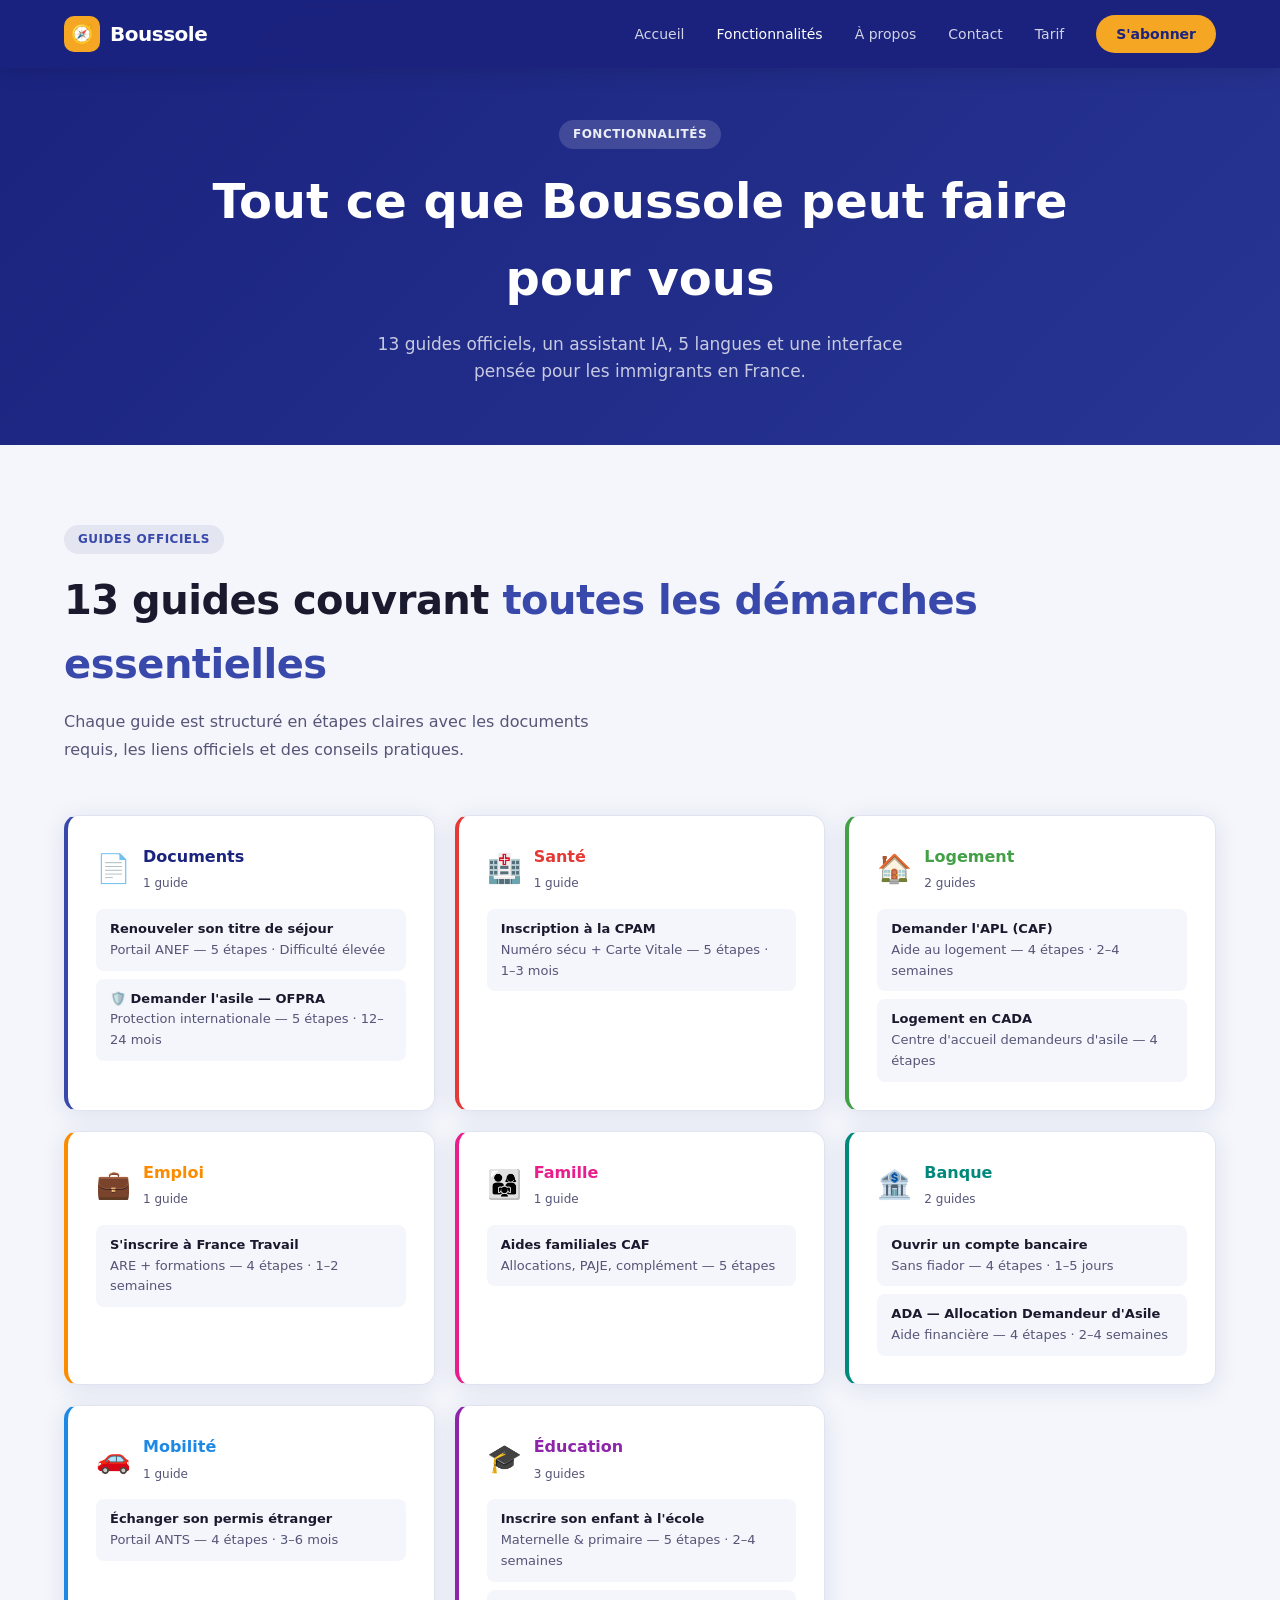
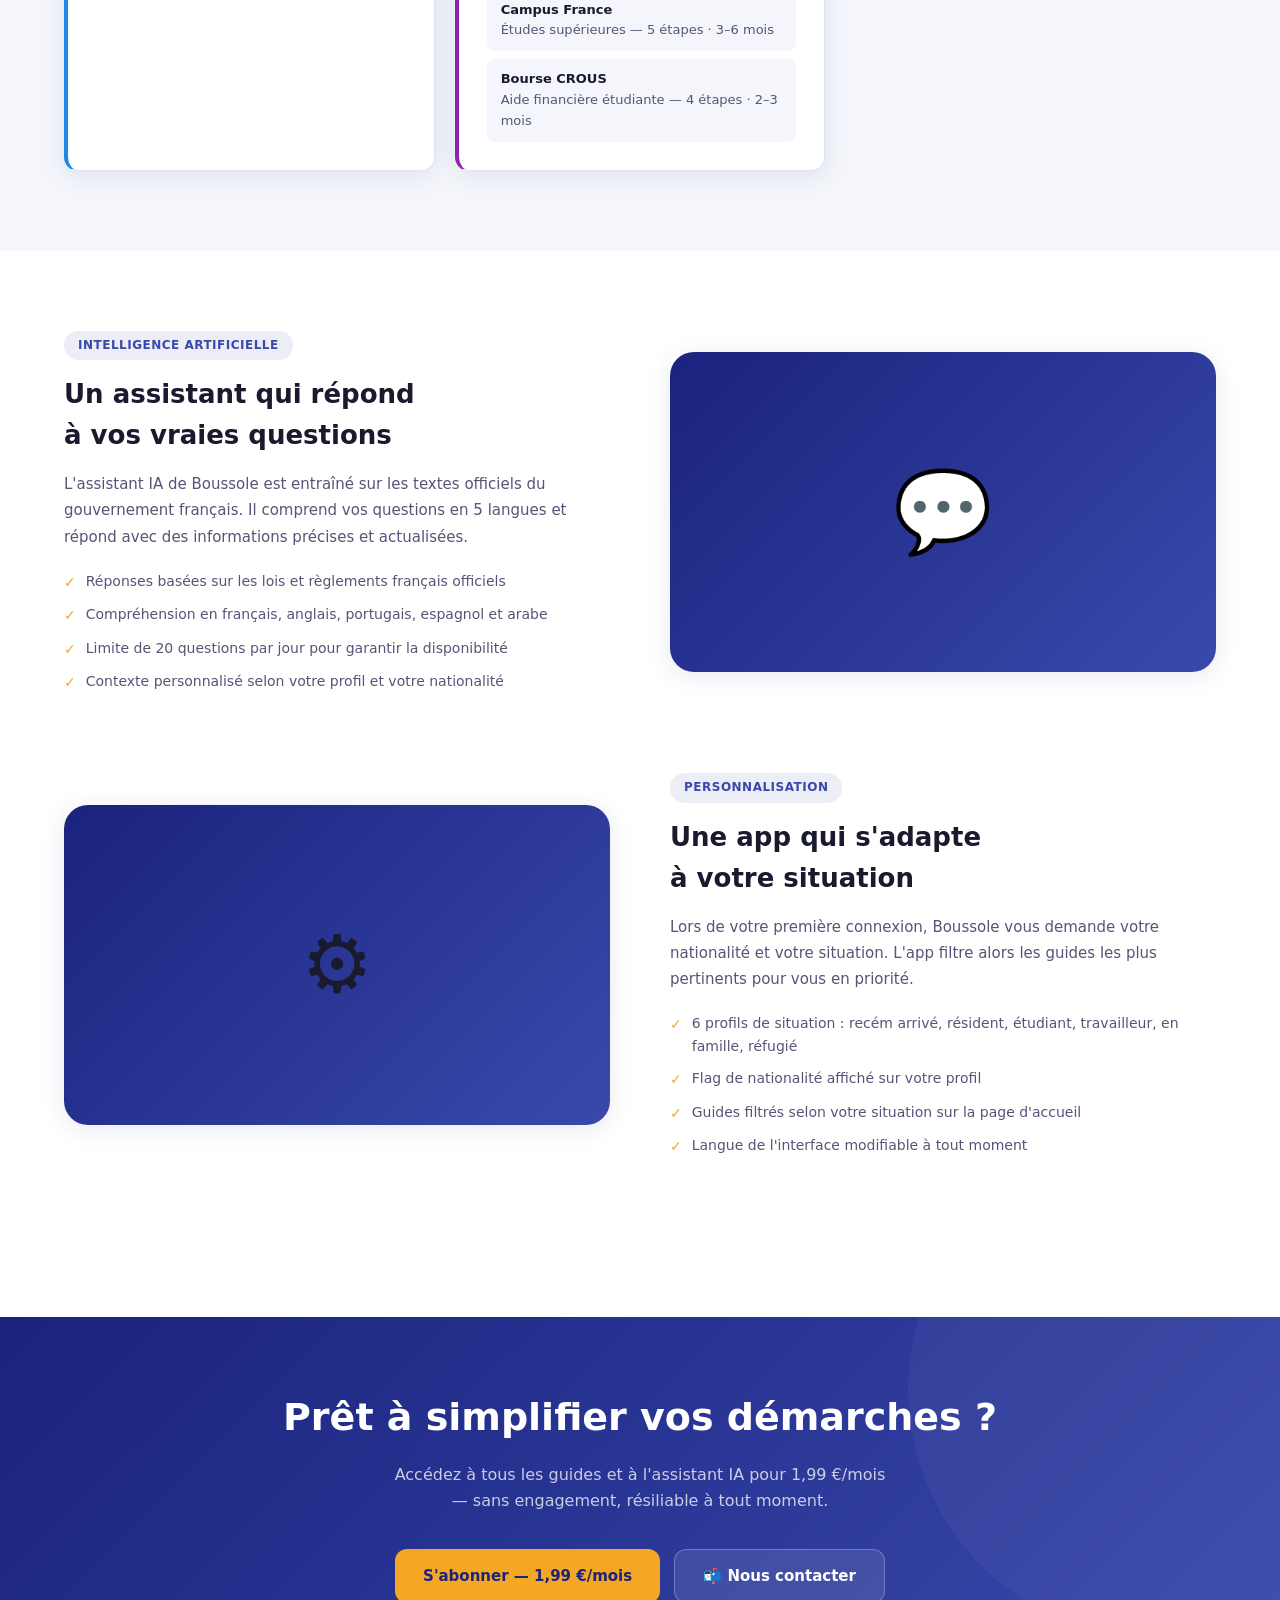
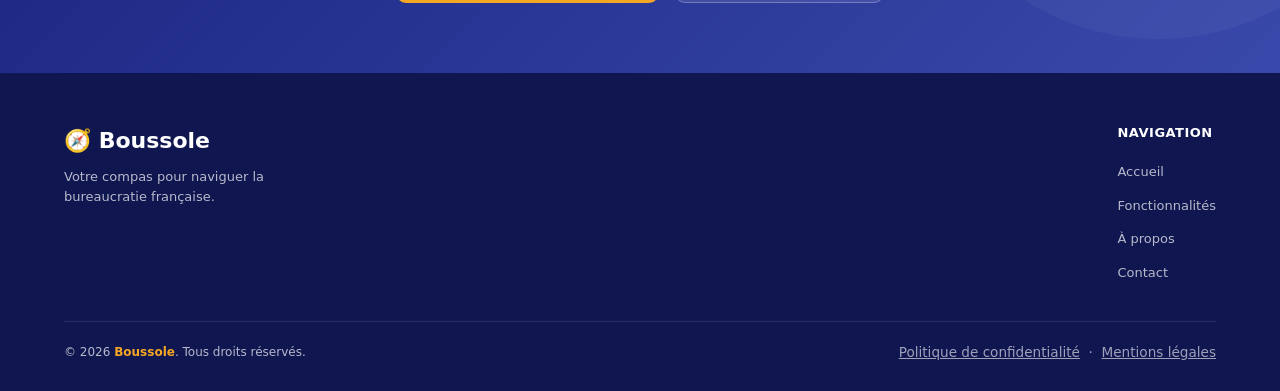
<file: fonctionnalites.html>
<!DOCTYPE html>
<html lang="fr">
<head>
  <meta charset="UTF-8" />
  <meta name="viewport" content="width=device-width, initial-scale=1.0" />
  <title>Fonctionnalités — Boussole</title>
  <link rel="stylesheet" href="css/style.css" />
  <link rel="icon" href="data:image/svg+xml,<svg xmlns='http://www.w3.org/2000/svg' viewBox='0 0 100 100'><text y='.9em' font-size='90'>🧭</text></svg>" />
</head>
<body>

<nav class="navbar">
  <a href="index.html" class="navbar-logo">
    <div class="logo-icon">🧭</div>
    <span>Boussole</span>
  </a>
  <div class="hamburger" id="hamburger" onclick="toggleMenu()"><span></span><span></span><span></span></div>
</nav>
<div class="navbar-links" id="navLinks">
  <a href="index.html">Accueil</a>
  <a href="fonctionnalites.html" class="active">Fonctionnalités</a>
  <a href="a-propos.html">À propos</a>
  <a href="contact.html">Contact</a>
  <a href="index.html#tarif">Tarif</a>
  <a href="https://boussole-app.vercel.app" class="navbar-cta">S'abonner</a>
</div>

<div class="page-hero">
  <span class="section-tag" style="background:rgba(255,255,255,0.15);color:rgba(255,255,255,0.9)">Fonctionnalités</span>
  <h1>Tout ce que Boussole peut faire <br/>pour vous</h1>
  <p>13 guides officiels, un assistant IA, 5 langues et une interface pensée pour les immigrants en France.</p>
</div>

<!-- GUIDES SECTION -->
<section class="section">
  <div class="section-header">
    <span class="section-tag">Guides officiels</span>
    <h2 class="section-title">13 guides couvrant <span>toutes les démarches essentielles</span></h2>
    <p class="section-sub">Chaque guide est structuré en étapes claires avec les documents requis, les liens officiels et des conseils pratiques.</p>
  </div>

  <div style="display:grid; grid-template-columns:repeat(auto-fill,minmax(320px,1fr)); gap:20px;">

    <!-- Documents -->
    <div class="card" style="border-left:4px solid #3949ab;">
      <div style="display:flex;align-items:center;gap:12px;margin-bottom:14px;">
        <span style="font-size:28px">📄</span>
        <div><strong style="color:var(--primary)">Documents</strong><br/><span style="font-size:12px;color:var(--text-sec)">1 guide</span></div>
      </div>
      <div style="display:flex;flex-direction:column;gap:8px;">
        <div style="background:var(--bg);border-radius:8px;padding:10px 14px;font-size:13px;">
          <strong>Renouveler son titre de séjour</strong><br/>
          <span style="color:var(--text-sec)">Portail ANEF — 5 étapes · Difficulté élevée</span>
        </div>
        <div style="background:var(--bg);border-radius:8px;padding:10px 14px;font-size:13px;">
          <strong>🛡️ Demander l'asile — OFPRA</strong><br/>
          <span style="color:var(--text-sec)">Protection internationale — 5 étapes · 12–24 mois</span>
        </div>
      </div>
    </div>

    <!-- Santé -->
    <div class="card" style="border-left:4px solid #e53935;">
      <div style="display:flex;align-items:center;gap:12px;margin-bottom:14px;">
        <span style="font-size:28px">🏥</span>
        <div><strong style="color:#e53935">Santé</strong><br/><span style="font-size:12px;color:var(--text-sec)">1 guide</span></div>
      </div>
      <div style="display:flex;flex-direction:column;gap:8px;">
        <div style="background:var(--bg);border-radius:8px;padding:10px 14px;font-size:13px;">
          <strong>Inscription à la CPAM</strong><br/>
          <span style="color:var(--text-sec)">Numéro sécu + Carte Vitale — 5 étapes · 1–3 mois</span>
        </div>
      </div>
    </div>

    <!-- Logement -->
    <div class="card" style="border-left:4px solid #43a047;">
      <div style="display:flex;align-items:center;gap:12px;margin-bottom:14px;">
        <span style="font-size:28px">🏠</span>
        <div><strong style="color:#43a047">Logement</strong><br/><span style="font-size:12px;color:var(--text-sec)">2 guides</span></div>
      </div>
      <div style="display:flex;flex-direction:column;gap:8px;">
        <div style="background:var(--bg);border-radius:8px;padding:10px 14px;font-size:13px;">
          <strong>Demander l'APL (CAF)</strong><br/>
          <span style="color:var(--text-sec)">Aide au logement — 4 étapes · 2–4 semaines</span>
        </div>
        <div style="background:var(--bg);border-radius:8px;padding:10px 14px;font-size:13px;">
          <strong>Logement en CADA</strong><br/>
          <span style="color:var(--text-sec)">Centre d'accueil demandeurs d'asile — 4 étapes</span>
        </div>
      </div>
    </div>

    <!-- Emploi -->
    <div class="card" style="border-left:4px solid #fb8c00;">
      <div style="display:flex;align-items:center;gap:12px;margin-bottom:14px;">
        <span style="font-size:28px">💼</span>
        <div><strong style="color:#fb8c00">Emploi</strong><br/><span style="font-size:12px;color:var(--text-sec)">1 guide</span></div>
      </div>
      <div style="display:flex;flex-direction:column;gap:8px;">
        <div style="background:var(--bg);border-radius:8px;padding:10px 14px;font-size:13px;">
          <strong>S'inscrire à France Travail</strong><br/>
          <span style="color:var(--text-sec)">ARE + formations — 4 étapes · 1–2 semaines</span>
        </div>
      </div>
    </div>

    <!-- Famille -->
    <div class="card" style="border-left:4px solid #e91e8c;">
      <div style="display:flex;align-items:center;gap:12px;margin-bottom:14px;">
        <span style="font-size:28px">👨‍👩‍👧</span>
        <div><strong style="color:#e91e8c">Famille</strong><br/><span style="font-size:12px;color:var(--text-sec)">1 guide</span></div>
      </div>
      <div style="display:flex;flex-direction:column;gap:8px;">
        <div style="background:var(--bg);border-radius:8px;padding:10px 14px;font-size:13px;">
          <strong>Aides familiales CAF</strong><br/>
          <span style="color:var(--text-sec)">Allocations, PAJE, complément — 5 étapes</span>
        </div>
      </div>
    </div>

    <!-- Banque -->
    <div class="card" style="border-left:4px solid #00897b;">
      <div style="display:flex;align-items:center;gap:12px;margin-bottom:14px;">
        <span style="font-size:28px">🏦</span>
        <div><strong style="color:#00897b">Banque</strong><br/><span style="font-size:12px;color:var(--text-sec)">2 guides</span></div>
      </div>
      <div style="display:flex;flex-direction:column;gap:8px;">
        <div style="background:var(--bg);border-radius:8px;padding:10px 14px;font-size:13px;">
          <strong>Ouvrir un compte bancaire</strong><br/>
          <span style="color:var(--text-sec)">Sans fiador — 4 étapes · 1–5 jours</span>
        </div>
        <div style="background:var(--bg);border-radius:8px;padding:10px 14px;font-size:13px;">
          <strong>ADA — Allocation Demandeur d'Asile</strong><br/>
          <span style="color:var(--text-sec)">Aide financière — 4 étapes · 2–4 semaines</span>
        </div>
      </div>
    </div>

    <!-- Mobilité -->
    <div class="card" style="border-left:4px solid #1e88e5;">
      <div style="display:flex;align-items:center;gap:12px;margin-bottom:14px;">
        <span style="font-size:28px">🚗</span>
        <div><strong style="color:#1e88e5">Mobilité</strong><br/><span style="font-size:12px;color:var(--text-sec)">1 guide</span></div>
      </div>
      <div style="display:flex;flex-direction:column;gap:8px;">
        <div style="background:var(--bg);border-radius:8px;padding:10px 14px;font-size:13px;">
          <strong>Échanger son permis étranger</strong><br/>
          <span style="color:var(--text-sec)">Portail ANTS — 4 étapes · 3–6 mois</span>
        </div>
      </div>
    </div>

    <!-- Éducation -->
    <div class="card" style="border-left:4px solid #8e24aa;">
      <div style="display:flex;align-items:center;gap:12px;margin-bottom:14px;">
        <span style="font-size:28px">🎓</span>
        <div><strong style="color:#8e24aa">Éducation</strong><br/><span style="font-size:12px;color:var(--text-sec)">3 guides</span></div>
      </div>
      <div style="display:flex;flex-direction:column;gap:8px;">
        <div style="background:var(--bg);border-radius:8px;padding:10px 14px;font-size:13px;">
          <strong>Inscrire son enfant à l'école</strong><br/>
          <span style="color:var(--text-sec)">Maternelle & primaire — 5 étapes · 2–4 semaines</span>
        </div>
        <div style="background:var(--bg);border-radius:8px;padding:10px 14px;font-size:13px;">
          <strong>Campus France</strong><br/>
          <span style="color:var(--text-sec)">Études supérieures — 5 étapes · 3–6 mois</span>
        </div>
        <div style="background:var(--bg);border-radius:8px;padding:10px 14px;font-size:13px;">
          <strong>Bourse CROUS</strong><br/>
          <span style="color:var(--text-sec)">Aide financière étudiante — 4 étapes · 2–3 mois</span>
        </div>
      </div>
    </div>

  </div>
</section>

<!-- AI FEATURE -->
<section class="section section-alt">
  <div class="feature-row">
    <div class="feature-text">
      <span class="section-tag">Intelligence Artificielle</span>
      <h2>Un assistant qui répond <br/>à vos vraies questions</h2>
      <p>L'assistant IA de Boussole est entraîné sur les textes officiels du gouvernement français. Il comprend vos questions en 5 langues et répond avec des informations précises et actualisées.</p>
      <ul class="feature-list">
        <li>Réponses basées sur les lois et règlements français officiels</li>
        <li>Compréhension en français, anglais, portugais, espagnol et arabe</li>
        <li>Limite de 20 questions par jour pour garantir la disponibilité</li>
        <li>Contexte personnalisé selon votre profil et votre nationalité</li>
      </ul>
    </div>
    <div class="feature-visual">💬</div>
  </div>

  <div class="feature-row reverse">
    <div class="feature-text">
      <span class="section-tag">Personnalisation</span>
      <h2>Une app qui s'adapte<br/>à votre situation</h2>
      <p>Lors de votre première connexion, Boussole vous demande votre nationalité et votre situation. L'app filtre alors les guides les plus pertinents pour vous en priorité.</p>
      <ul class="feature-list">
        <li>6 profils de situation : recém arrivé, résident, étudiant, travailleur, en famille, réfugié</li>
        <li>Flag de nationalité affiché sur votre profil</li>
        <li>Guides filtrés selon votre situation sur la page d'accueil</li>
        <li>Langue de l'interface modifiable à tout moment</li>
      </ul>
    </div>
    <div class="feature-visual">⚙️</div>
  </div>
</section>

<div class="cta-banner">
  <h2>Prêt à simplifier vos démarches ?</h2>
  <p>Accédez à tous les guides et à l'assistant IA pour 1,99 €/mois — sans engagement, résiliable à tout moment.</p>
  <div style="display:flex; gap:14px; justify-content:center; flex-wrap:wrap;">
    <a href="https://boussole-app.vercel.app" class="btn-primary">S'abonner — 1,99 €/mois</a>
    <a href="contact.html" class="btn-secondary">📬 Nous contacter</a>
  </div>
</div>

<footer>
  <div class="footer-top">
    <div class="footer-brand">
      <div class="logo-text">🧭 Boussole</div>
      <p>Votre compas pour naviguer la bureaucratie française.</p>
    </div>
    <div class="footer-links">
      <h4>Navigation</h4>
      <ul>
        <li><a href="index.html">Accueil</a></li>
        <li><a href="fonctionnalites.html">Fonctionnalités</a></li>
        <li><a href="a-propos.html">À propos</a></li>
        <li><a href="contact.html">Contact</a></li>
      </ul>
    </div>
  </div>
  <div class="footer-bottom">
    <p>© 2026 <span class="footer-accent">Boussole</span>. Tous droits réservés.</p>
    <p style="font-size:0.85rem;opacity:0.85;">
      <a href="politique-confidentialite.html" style="color:inherit;text-decoration:underline;">Politique de confidentialité</a>
      &nbsp;·&nbsp;
      <a href="mentions-legales.html" style="color:inherit;text-decoration:underline;">Mentions légales</a>
    </p>
  </div>
</footer>

<script>
function toggleMenu(){
  document.getElementById('navLinks').classList.toggle('open');
  document.getElementById('hamburger').classList.toggle('active');
}
document.querySelectorAll('.navbar-links a').forEach(a=>{
  a.addEventListener('click',()=>{
    document.getElementById('navLinks').classList.remove('open');
    document.getElementById('hamburger').classList.remove('active');
  });
});
</script>
<script src="js/analytics.js" defer></script>
</body>
</html>
</file>
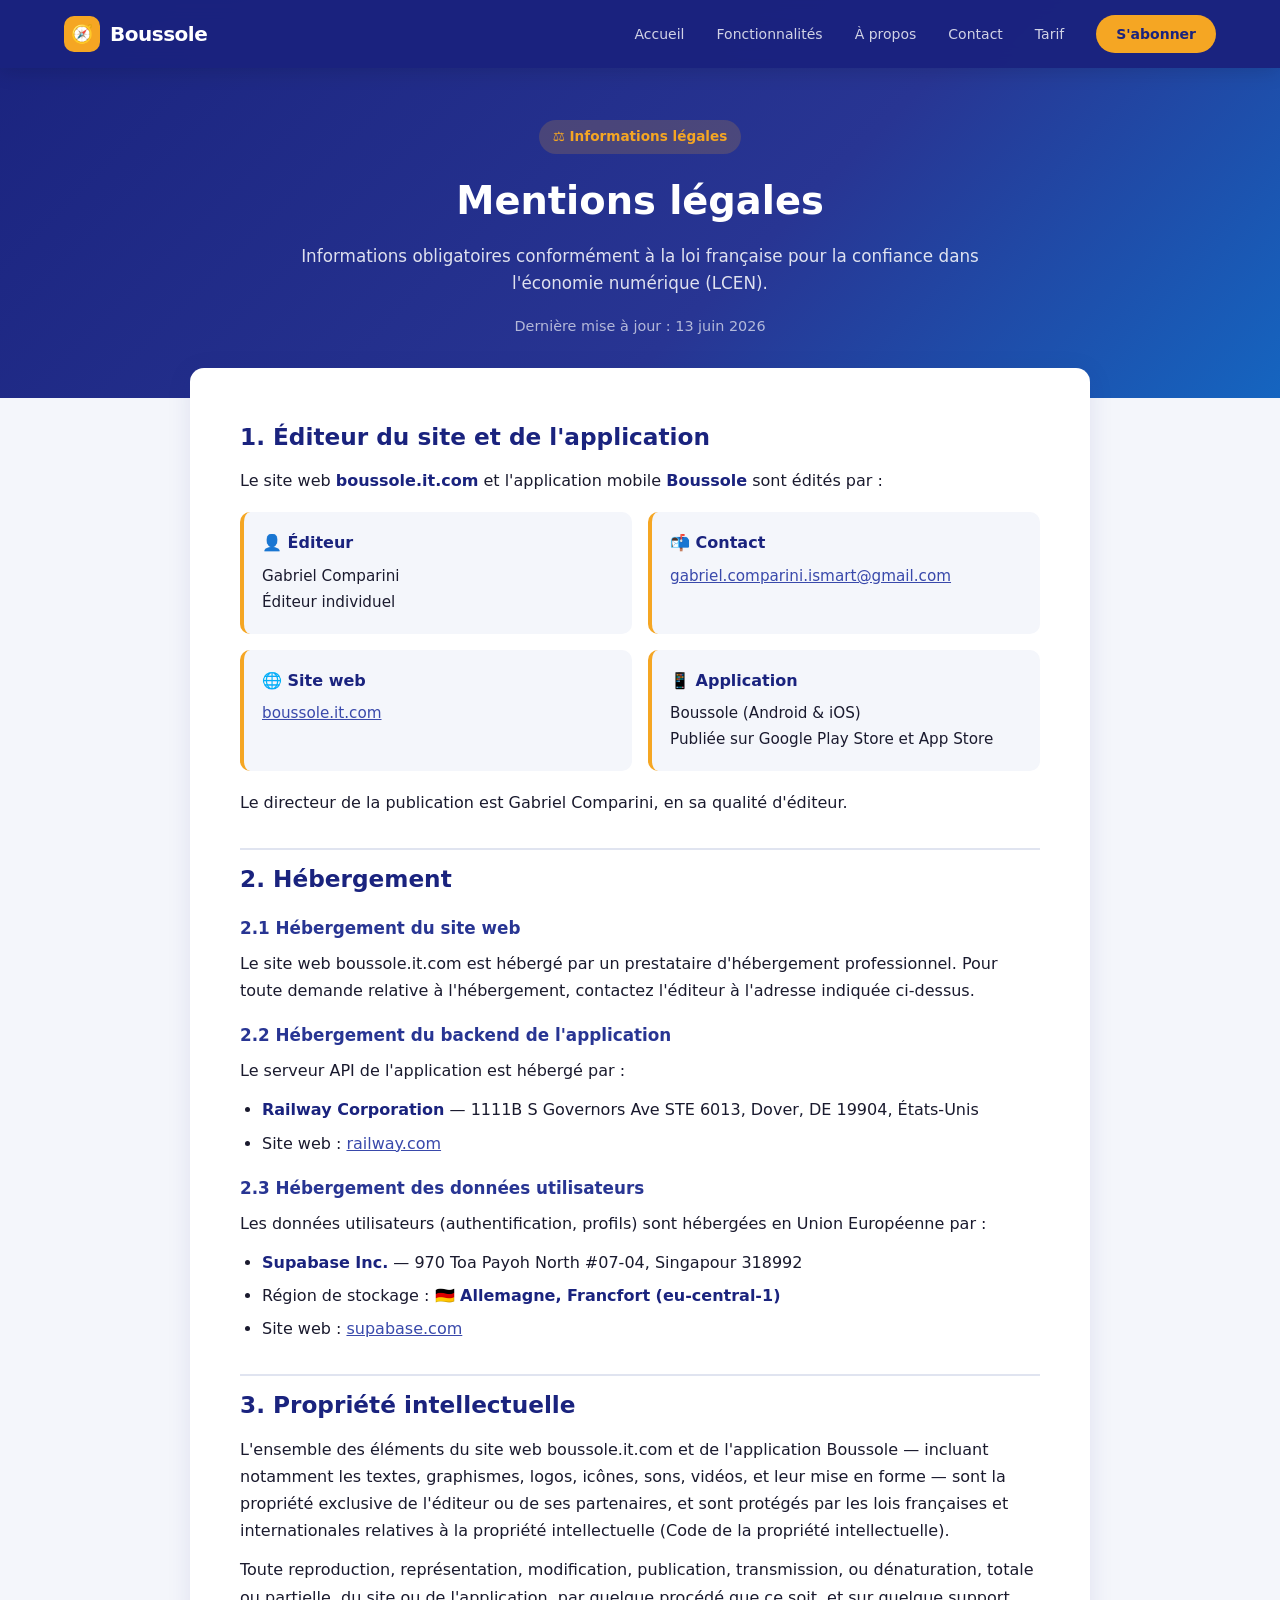
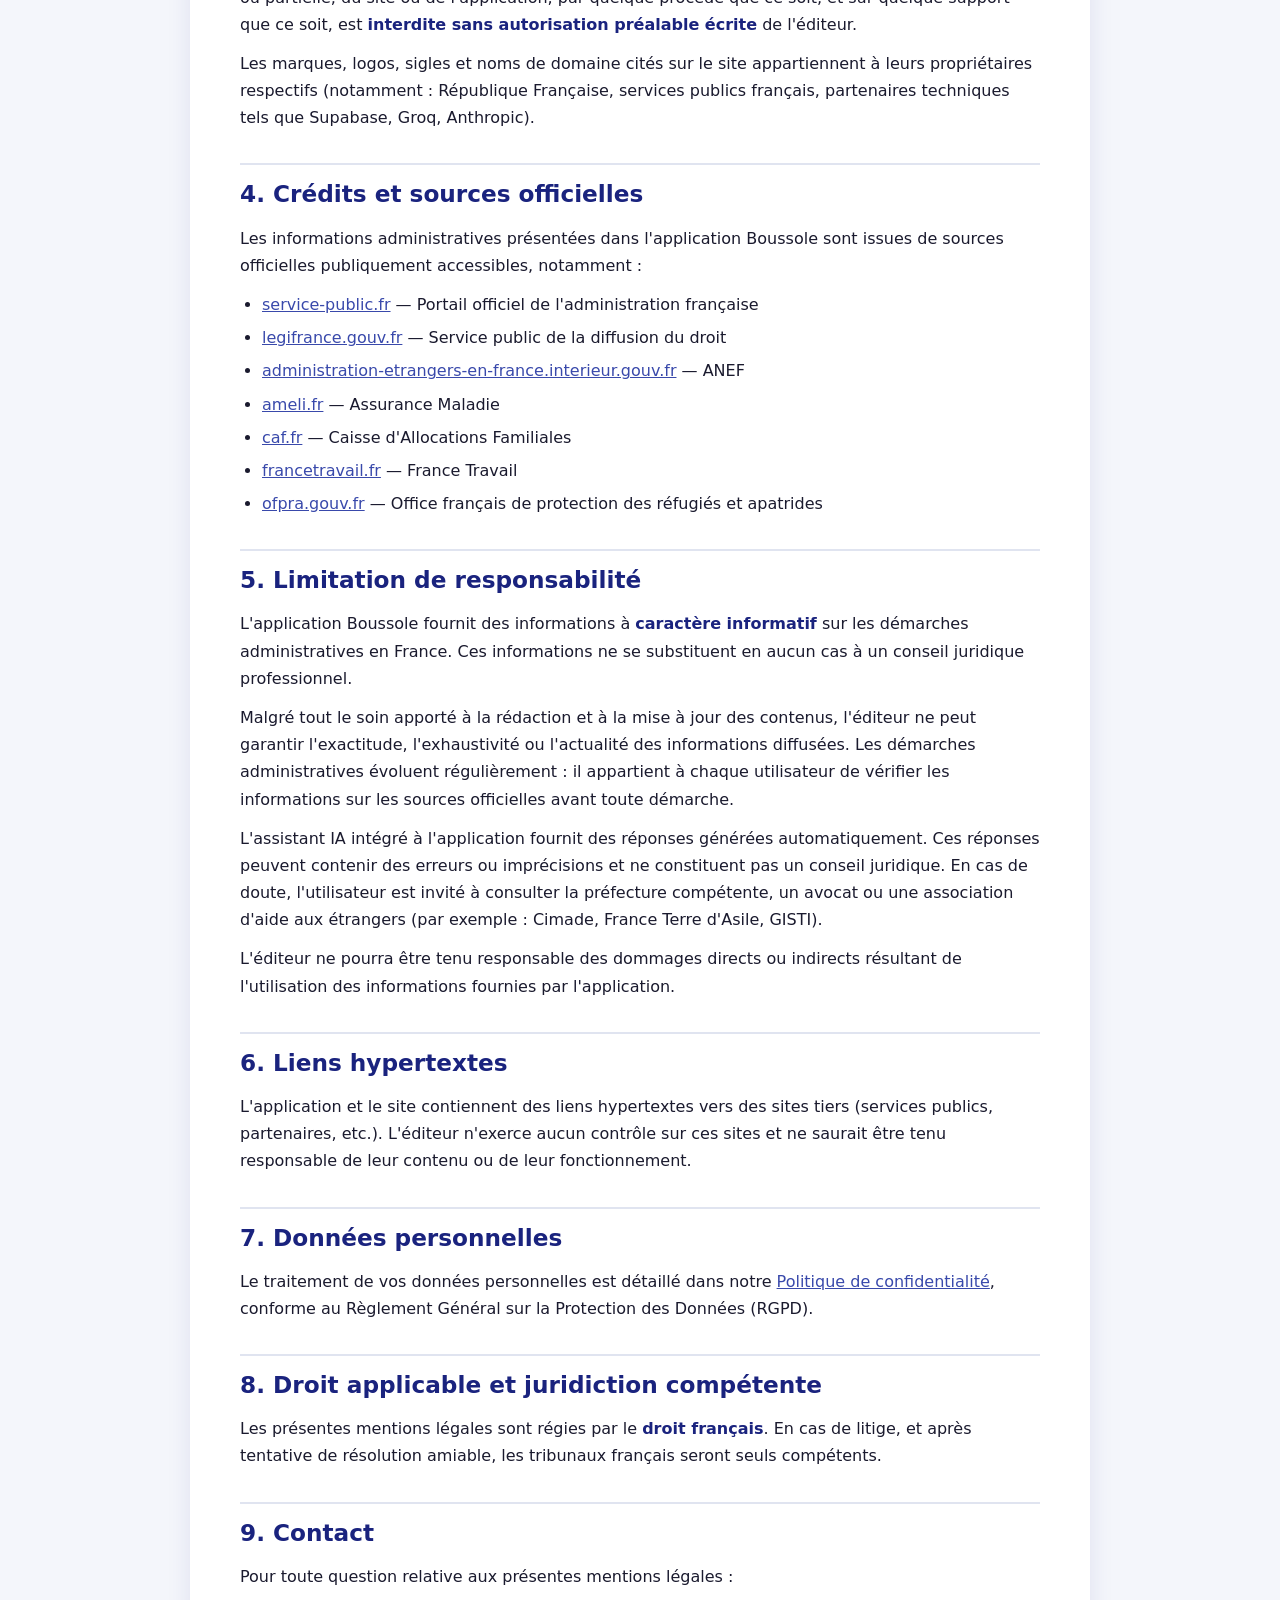
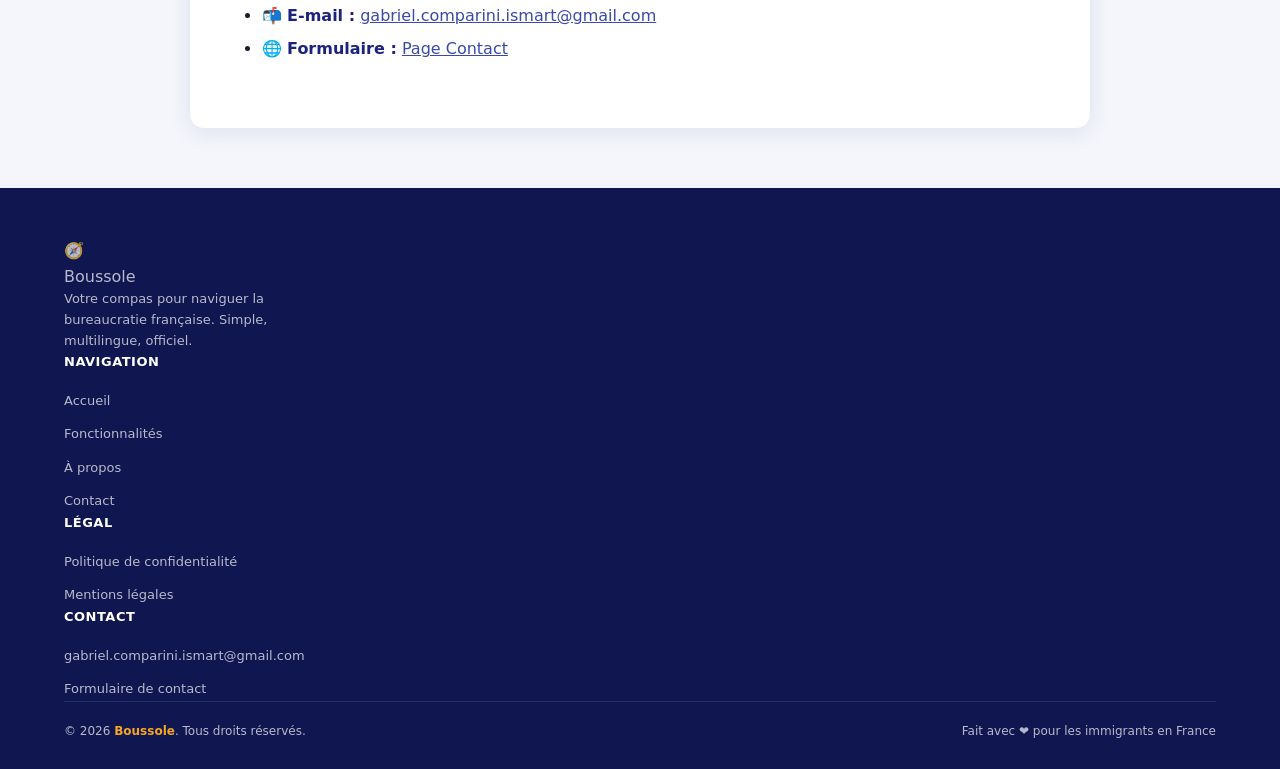
<file: mentions-legales.html>
<!DOCTYPE html>
<html lang="fr">
<head>
  <meta charset="UTF-8" />
  <meta name="viewport" content="width=device-width, initial-scale=1.0" />
  <title>Mentions légales — Boussole</title>
  <meta name="description" content="Mentions légales de l'application et du site Boussole — éditeur, hébergeur, propriété intellectuelle." />
  <link rel="stylesheet" href="css/style.css" />
  <link rel="icon" href="data:image/svg+xml,<svg xmlns='http://www.w3.org/2000/svg' viewBox='0 0 100 100'><text y='.9em' font-size='90'>🧭</text></svg>" />
  <style>
    .legal-hero {
      background: linear-gradient(135deg, var(--primary) 0%, var(--primary-mid) 60%, #1565c0 100%);
      padding: 120px 5% 60px;
      color: var(--white);
      text-align: center;
    }
    .legal-hero h1 { font-size: 2.4rem; font-weight: 800; margin-bottom: 12px; }
    .legal-hero .subtitle { font-size: 1.05rem; color: rgba(255,255,255,0.85); max-width: 700px; margin: 0 auto; }
    .legal-hero .meta { margin-top: 18px; font-size: 0.9rem; color: rgba(255,255,255,0.65); }
    .legal-hero .badge {
      display: inline-block; background: rgba(245,166,35,0.18);
      color: var(--accent); padding: 6px 14px; border-radius: 20px;
      font-size: 0.85rem; font-weight: 600; margin-bottom: 16px;
    }

    .legal-container {
      max-width: 900px; margin: -30px auto 60px;
      background: var(--white); border-radius: var(--radius);
      box-shadow: var(--shadow); padding: 50px 50px;
      position: relative; z-index: 2;
    }
    .legal-container h2 {
      font-size: 1.45rem; color: var(--primary);
      margin: 32px 0 12px; padding-top: 10px;
      border-top: 2px solid var(--border);
    }
    .legal-container h2:first-of-type { border-top: none; padding-top: 0; margin-top: 0; }
    .legal-container h3 { font-size: 1.05rem; color: var(--primary-mid); margin: 18px 0 8px; }
    .legal-container p { color: var(--text); margin-bottom: 12px; line-height: 1.7; }
    .legal-container ul { margin: 8px 0 16px 22px; }
    .legal-container li { color: var(--text); line-height: 1.7; margin-bottom: 6px; }
    .legal-container strong { color: var(--primary); }
    .legal-container a { color: var(--primary-light); text-decoration: underline; }
    .legal-container a:hover { color: var(--primary); }

    .info-grid {
      display: grid; grid-template-columns: repeat(auto-fit, minmax(280px, 1fr));
      gap: 16px; margin: 18px 0;
    }
    .info-card {
      background: var(--bg); border-radius: 10px; padding: 18px;
      border-left: 4px solid var(--accent);
    }
    .info-card h4 {
      margin: 0 0 8px; color: var(--primary); font-size: 1rem;
      display: flex; align-items: center; gap: 8px;
    }
    .info-card p { margin: 0; font-size: 0.95rem; }

    @media (max-width: 768px) {
      .legal-hero h1 { font-size: 1.8rem; }
      .legal-container { padding: 30px 22px; margin: -20px 16px 40px; }
      .legal-container h2 { font-size: 1.25rem; }
    }
  </style>
</head>
<body>

<!-- NAVBAR -->
<nav class="navbar">
  <a href="index.html" class="navbar-logo">
    <div class="logo-icon">🧭</div>
    <span>Boussole</span>
  </a>
  <div class="hamburger" id="hamburger" onclick="toggleMenu()">
    <span></span><span></span><span></span>
  </div>
</nav>
<div class="navbar-links" id="navLinks">
  <a href="index.html">Accueil</a>
  <a href="fonctionnalites.html">Fonctionnalités</a>
  <a href="a-propos.html">À propos</a>
  <a href="contact.html">Contact</a>
  <a href="index.html#tarif">Tarif</a>
  <a href="https://boussole-app.vercel.app" class="navbar-cta">S'abonner</a>
</div>

<!-- HERO -->
<section class="legal-hero">
  <div class="badge">⚖️ Informations légales</div>
  <h1>Mentions légales</h1>
  <p class="subtitle">Informations obligatoires conformément à la loi française pour la confiance dans l'économie numérique (LCEN).</p>
  <p class="meta">Dernière mise à jour : 13 juin 2026</p>
</section>

<!-- CONTENT -->
<main class="legal-container">

  <h2>1. Éditeur du site et de l'application</h2>
  <p>Le site web <strong>boussole.it.com</strong> et l'application mobile <strong>Boussole</strong> sont édités par :</p>

  <div class="info-grid">
    <div class="info-card">
      <h4>👤 Éditeur</h4>
      <p>Gabriel Comparini<br />Éditeur individuel</p>
    </div>
    <div class="info-card">
      <h4>📬 Contact</h4>
      <p><a href="mailto:gabriel.comparini.ismart@gmail.com">gabriel.comparini.ismart@gmail.com</a></p>
    </div>
    <div class="info-card">
      <h4>🌐 Site web</h4>
      <p><a href="https://boussole.it.com">boussole.it.com</a></p>
    </div>
    <div class="info-card">
      <h4>📱 Application</h4>
      <p>Boussole (Android &amp; iOS)<br />Publiée sur Google Play Store et App Store</p>
    </div>
  </div>

  <p>Le directeur de la publication est Gabriel Comparini, en sa qualité d'éditeur.</p>

  <h2>2. Hébergement</h2>
  <h3>2.1 Hébergement du site web</h3>
  <p>Le site web boussole.it.com est hébergé par un prestataire d'hébergement professionnel. Pour toute demande relative à l'hébergement, contactez l'éditeur à l'adresse indiquée ci-dessus.</p>

  <h3>2.2 Hébergement du backend de l'application</h3>
  <p>Le serveur API de l'application est hébergé par :</p>
  <ul>
    <li><strong>Railway Corporation</strong> — 1111B S Governors Ave STE 6013, Dover, DE 19904, États-Unis</li>
    <li>Site web : <a href="https://railway.com" target="_blank" rel="noopener">railway.com</a></li>
  </ul>

  <h3>2.3 Hébergement des données utilisateurs</h3>
  <p>Les données utilisateurs (authentification, profils) sont hébergées en Union Européenne par :</p>
  <ul>
    <li><strong>Supabase Inc.</strong> — 970 Toa Payoh North #07-04, Singapour 318992</li>
    <li>Région de stockage : <strong>🇩🇪 Allemagne, Francfort (eu-central-1)</strong></li>
    <li>Site web : <a href="https://supabase.com" target="_blank" rel="noopener">supabase.com</a></li>
  </ul>

  <h2>3. Propriété intellectuelle</h2>
  <p>L'ensemble des éléments du site web boussole.it.com et de l'application Boussole — incluant notamment les textes, graphismes, logos, icônes, sons, vidéos, et leur mise en forme — sont la propriété exclusive de l'éditeur ou de ses partenaires, et sont protégés par les lois françaises et internationales relatives à la propriété intellectuelle (Code de la propriété intellectuelle).</p>

  <p>Toute reproduction, représentation, modification, publication, transmission, ou dénaturation, totale ou partielle, du site ou de l'application, par quelque procédé que ce soit, et sur quelque support que ce soit, est <strong>interdite sans autorisation préalable écrite</strong> de l'éditeur.</p>

  <p>Les marques, logos, sigles et noms de domaine cités sur le site appartiennent à leurs propriétaires respectifs (notamment : République Française, services publics français, partenaires techniques tels que Supabase, Groq, Anthropic).</p>

  <h2>4. Crédits et sources officielles</h2>
  <p>Les informations administratives présentées dans l'application Boussole sont issues de sources officielles publiquement accessibles, notamment :</p>
  <ul>
    <li><a href="https://www.service-public.fr" target="_blank" rel="noopener">service-public.fr</a> — Portail officiel de l'administration française</li>
    <li><a href="https://www.legifrance.gouv.fr" target="_blank" rel="noopener">legifrance.gouv.fr</a> — Service public de la diffusion du droit</li>
    <li><a href="https://administration-etrangers-en-france.interieur.gouv.fr" target="_blank" rel="noopener">administration-etrangers-en-france.interieur.gouv.fr</a> — ANEF</li>
    <li><a href="https://www.ameli.fr" target="_blank" rel="noopener">ameli.fr</a> — Assurance Maladie</li>
    <li><a href="https://www.caf.fr" target="_blank" rel="noopener">caf.fr</a> — Caisse d'Allocations Familiales</li>
    <li><a href="https://www.francetravail.fr" target="_blank" rel="noopener">francetravail.fr</a> — France Travail</li>
    <li><a href="https://www.ofpra.gouv.fr" target="_blank" rel="noopener">ofpra.gouv.fr</a> — Office français de protection des réfugiés et apatrides</li>
  </ul>

  <h2>5. Limitation de responsabilité</h2>
  <p>L'application Boussole fournit des informations à <strong>caractère informatif</strong> sur les démarches administratives en France. Ces informations ne se substituent en aucun cas à un conseil juridique professionnel.</p>

  <p>Malgré tout le soin apporté à la rédaction et à la mise à jour des contenus, l'éditeur ne peut garantir l'exactitude, l'exhaustivité ou l'actualité des informations diffusées. Les démarches administratives évoluent régulièrement : il appartient à chaque utilisateur de vérifier les informations sur les sources officielles avant toute démarche.</p>

  <p>L'assistant IA intégré à l'application fournit des réponses générées automatiquement. Ces réponses peuvent contenir des erreurs ou imprécisions et ne constituent pas un conseil juridique. En cas de doute, l'utilisateur est invité à consulter la préfecture compétente, un avocat ou une association d'aide aux étrangers (par exemple : Cimade, France Terre d'Asile, GISTI).</p>

  <p>L'éditeur ne pourra être tenu responsable des dommages directs ou indirects résultant de l'utilisation des informations fournies par l'application.</p>

  <h2>6. Liens hypertextes</h2>
  <p>L'application et le site contiennent des liens hypertextes vers des sites tiers (services publics, partenaires, etc.). L'éditeur n'exerce aucun contrôle sur ces sites et ne saurait être tenu responsable de leur contenu ou de leur fonctionnement.</p>

  <h2>7. Données personnelles</h2>
  <p>Le traitement de vos données personnelles est détaillé dans notre <a href="politique-confidentialite.html">Politique de confidentialité</a>, conforme au Règlement Général sur la Protection des Données (RGPD).</p>

  <h2>8. Droit applicable et juridiction compétente</h2>
  <p>Les présentes mentions légales sont régies par le <strong>droit français</strong>. En cas de litige, et après tentative de résolution amiable, les tribunaux français seront seuls compétents.</p>

  <h2>9. Contact</h2>
  <p>Pour toute question relative aux présentes mentions légales :</p>
  <ul>
    <li>📬 <strong>E-mail :</strong> <a href="mailto:gabriel.comparini.ismart@gmail.com">gabriel.comparini.ismart@gmail.com</a></li>
    <li>🌐 <strong>Formulaire :</strong> <a href="contact.html">Page Contact</a></li>
  </ul>

</main>

<!-- FOOTER -->
<footer class="footer">
  <div class="footer-container">
    <div class="footer-brand">
      <div class="footer-logo">
        <div class="logo-icon">🧭</div>
        <span>Boussole</span>
      </div>
      <p>Votre compas pour naviguer la bureaucratie française. Simple, multilingue, officiel.</p>
    </div>
    <div class="footer-links">
      <h4>Navigation</h4>
      <ul>
        <li><a href="index.html">Accueil</a></li>
        <li><a href="fonctionnalites.html">Fonctionnalités</a></li>
        <li><a href="a-propos.html">À propos</a></li>
        <li><a href="contact.html">Contact</a></li>
      </ul>
    </div>
    <div class="footer-links">
      <h4>Légal</h4>
      <ul>
        <li><a href="politique-confidentialite.html">Politique de confidentialité</a></li>
        <li><a href="mentions-legales.html">Mentions légales</a></li>
      </ul>
    </div>
    <div class="footer-links">
      <h4>Contact</h4>
      <ul>
        <li><a href="mailto:gabriel.comparini.ismart@gmail.com">gabriel.comparini.ismart@gmail.com</a></li>
        <li><a href="contact.html">Formulaire de contact</a></li>
      </ul>
    </div>
  </div>
  <div class="footer-bottom">
    <p>© 2026 <span class="footer-accent">Boussole</span>. Tous droits réservés.</p>
    <p>Fait avec ❤️ pour les immigrants en France</p>
  </div>
</footer>

<script>
function toggleMenu() {
  document.getElementById('navLinks').classList.toggle('open');
  document.getElementById('hamburger').classList.toggle('active');
}
document.querySelectorAll('.navbar-links a').forEach(a => {
  a.addEventListener('click', () => {
    document.getElementById('navLinks').classList.remove('open');
    document.getElementById('hamburger').classList.remove('active');
  });
});
</script>
</body>
</html>
</file>
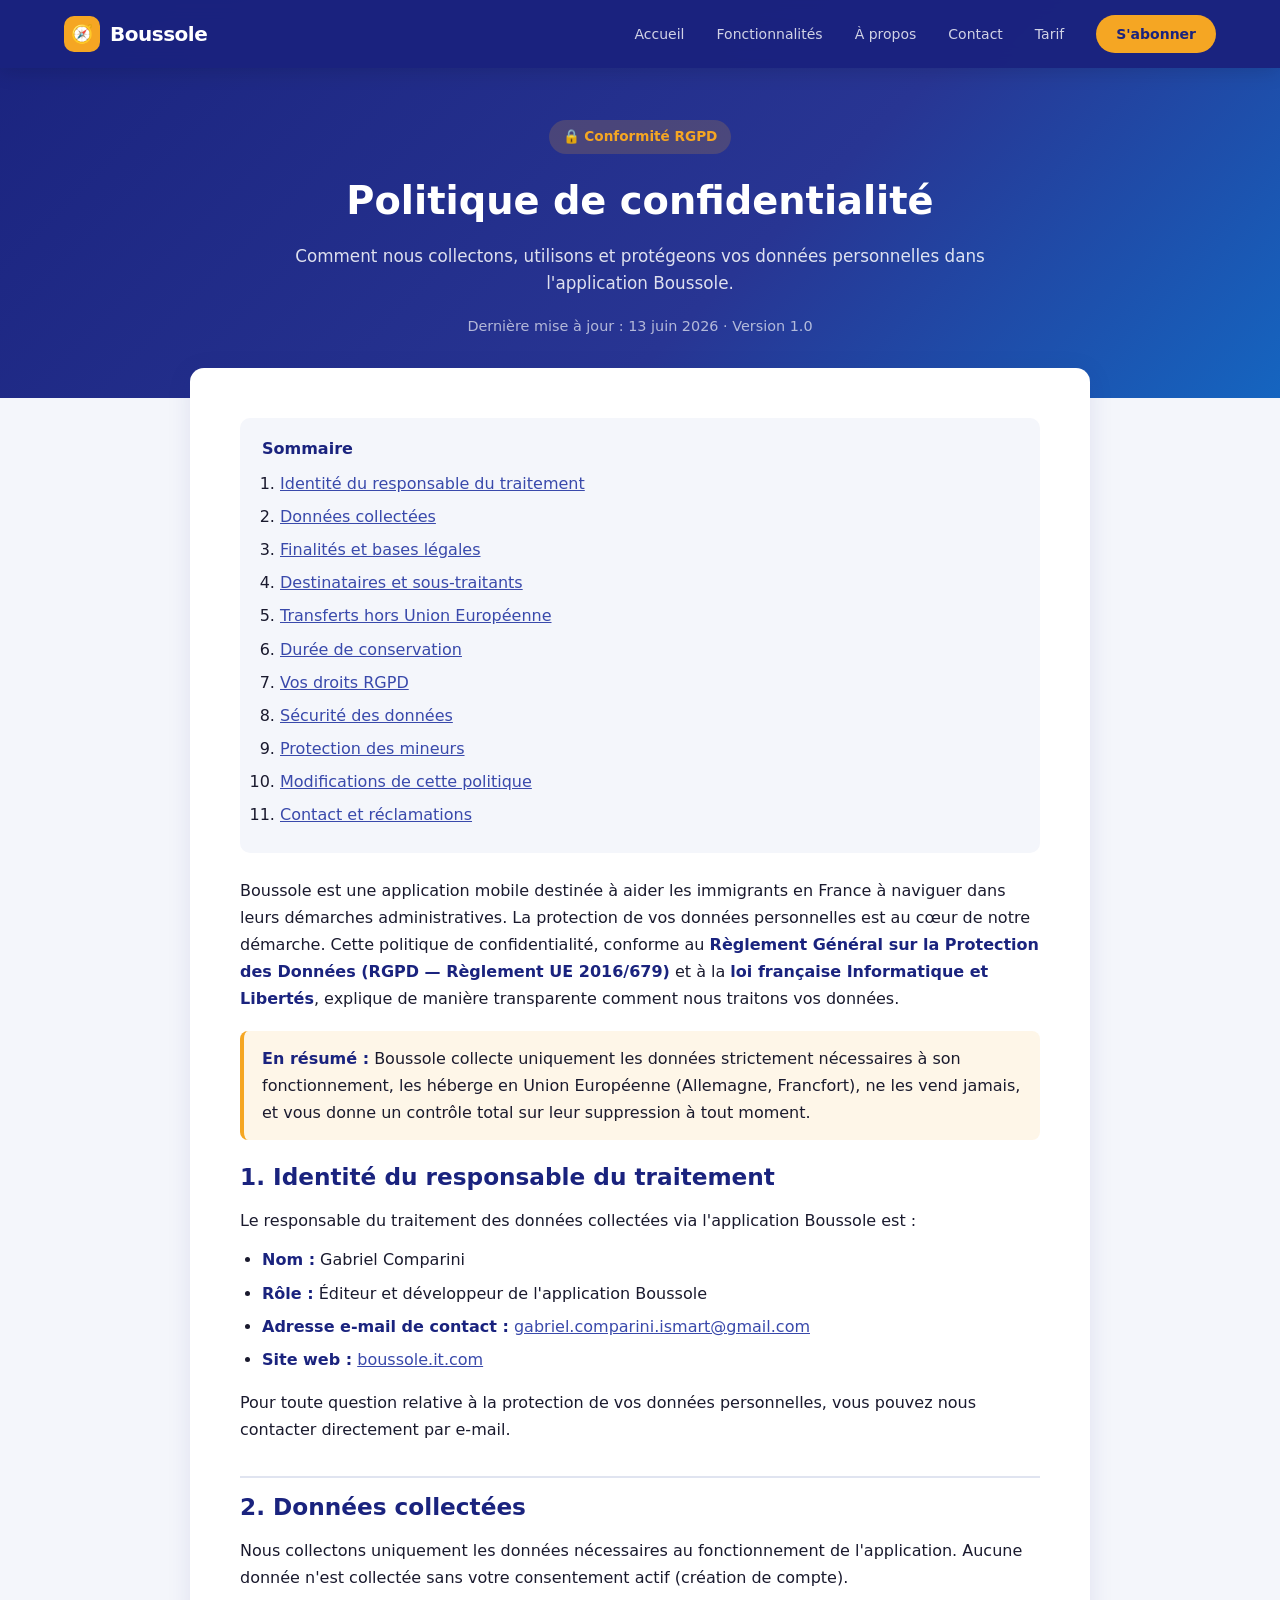
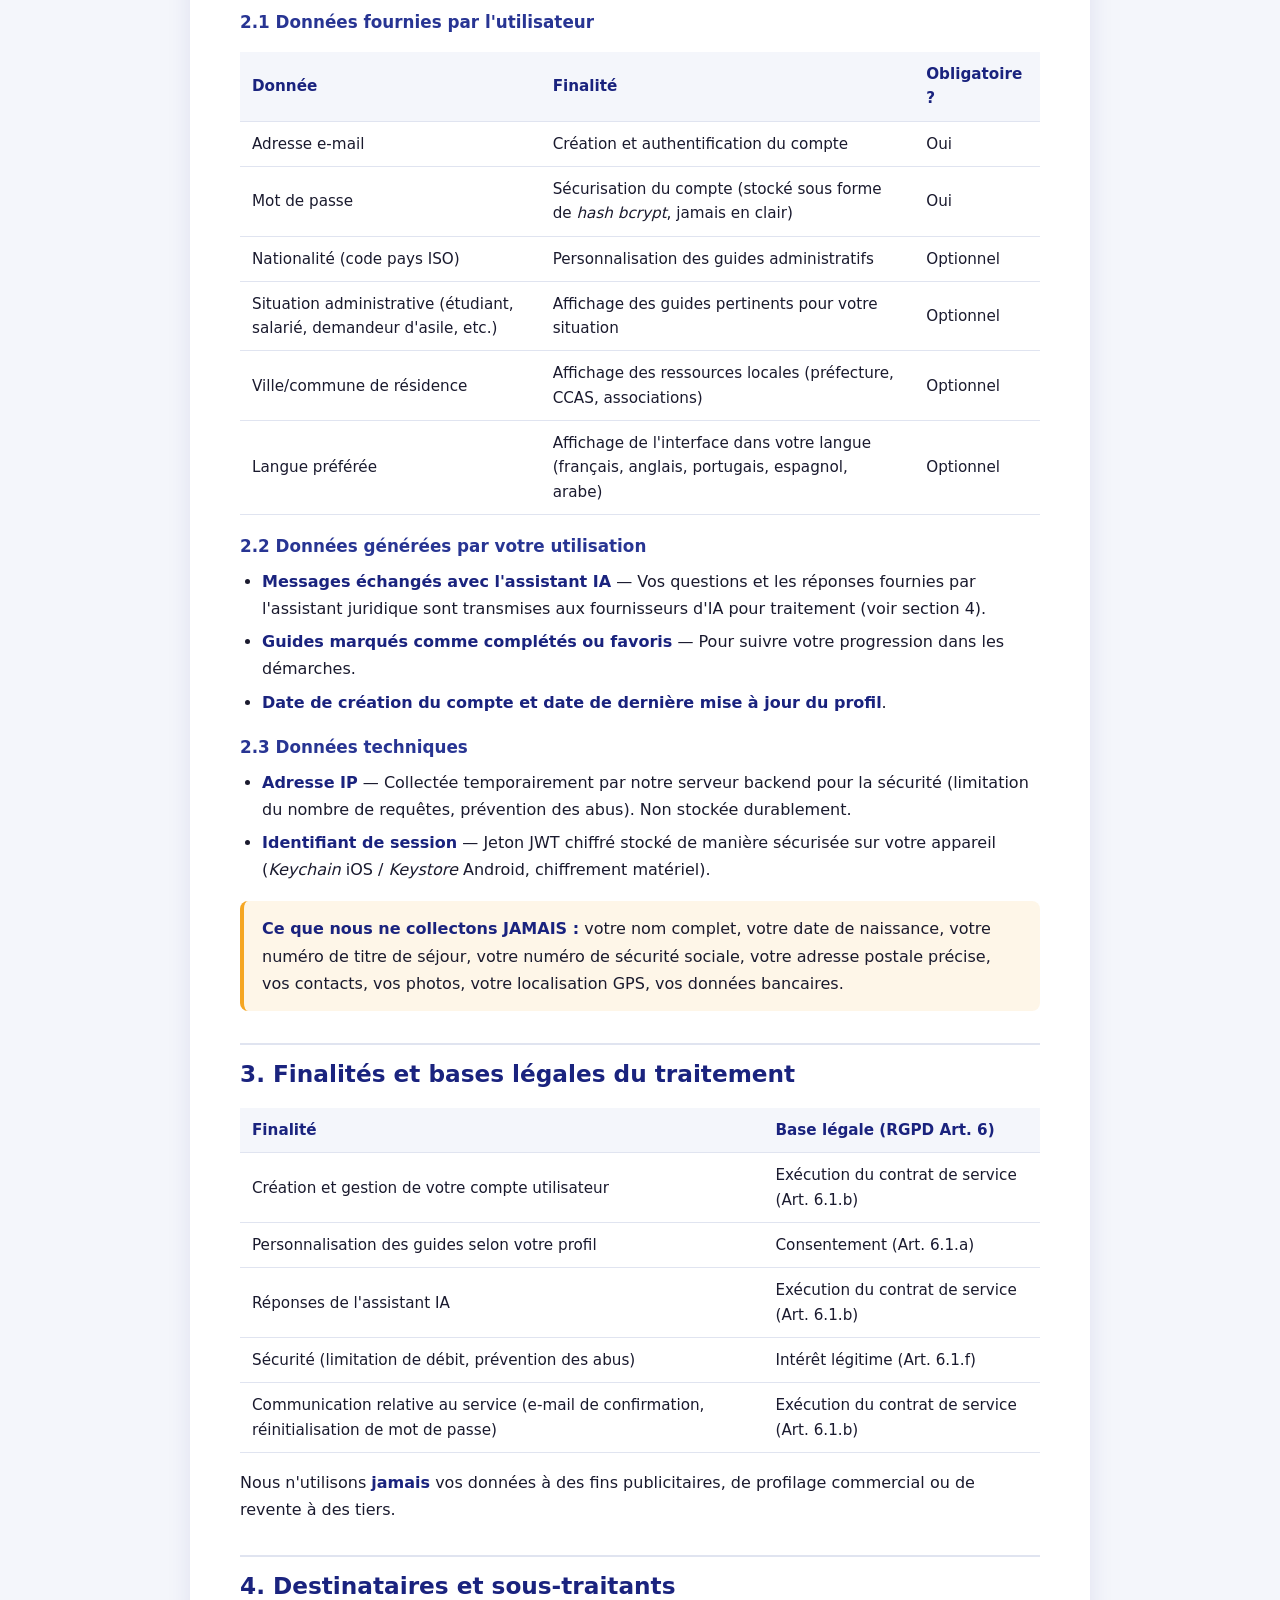
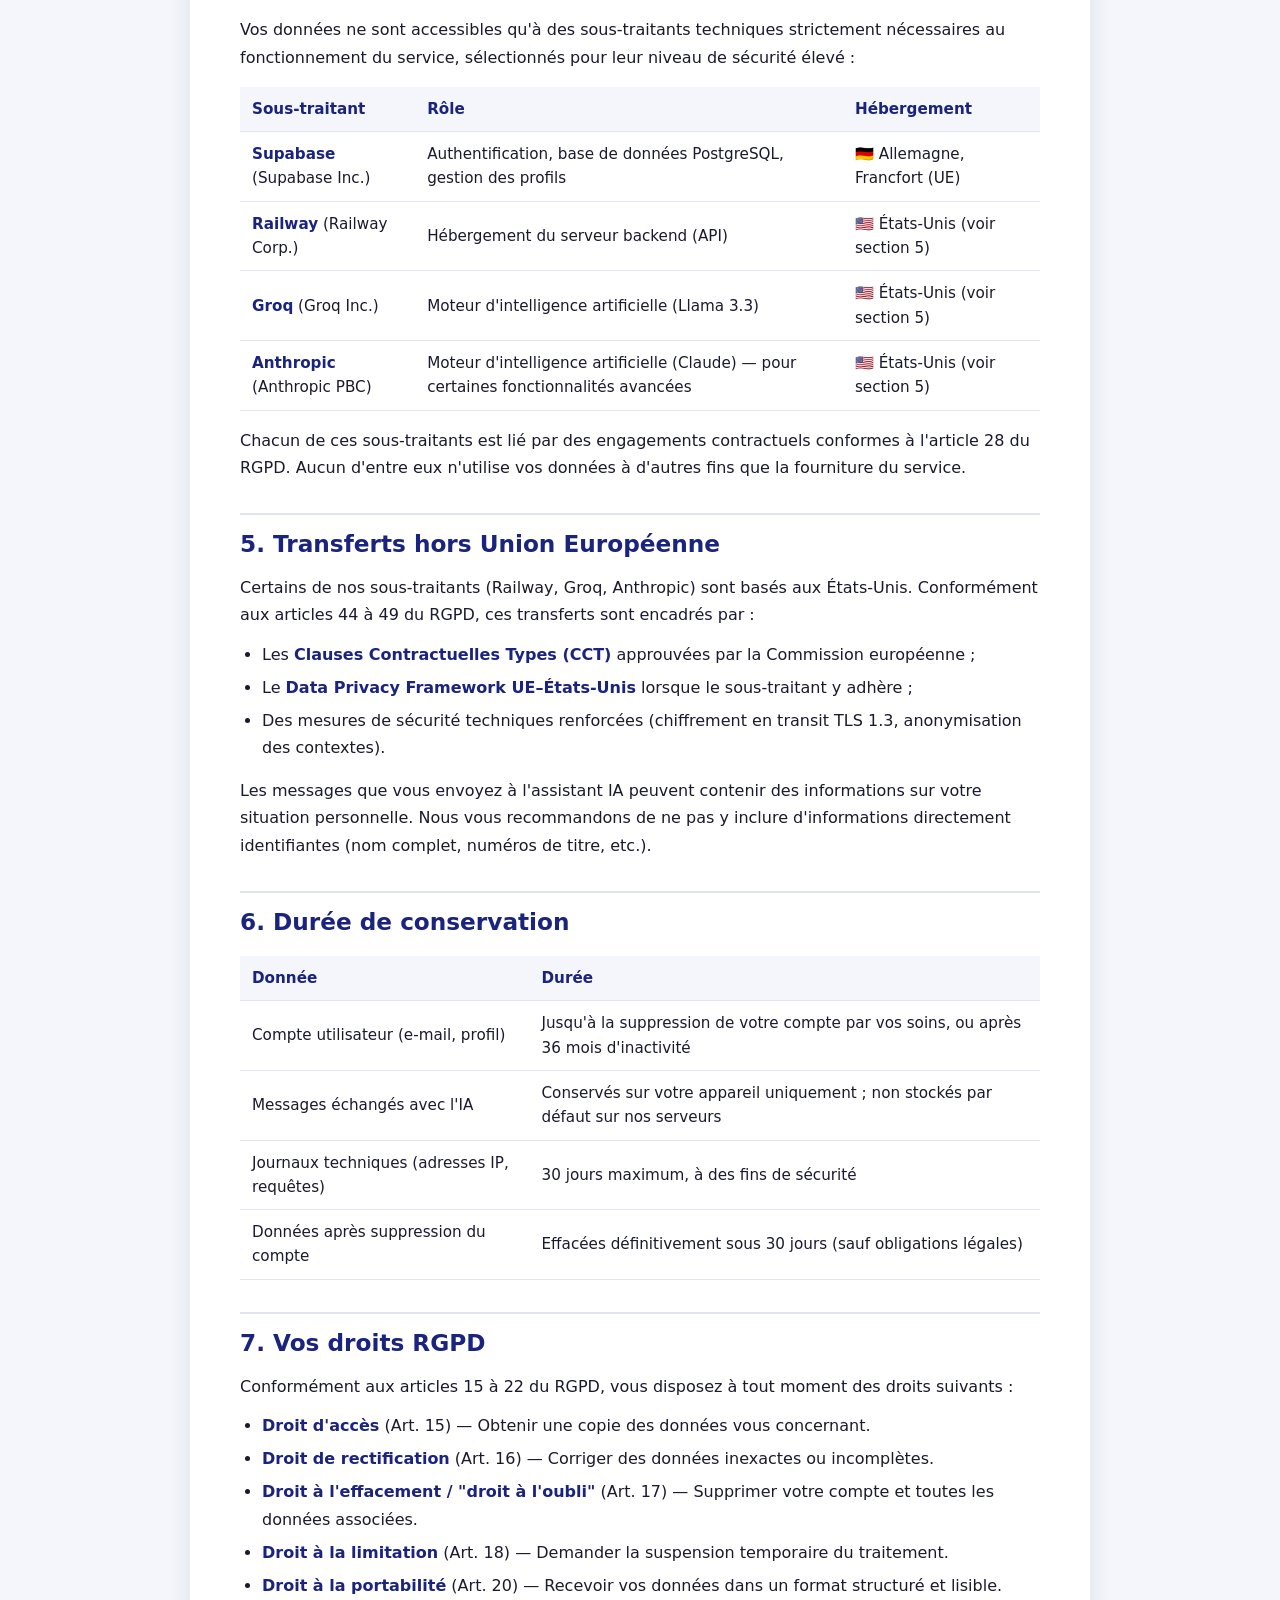
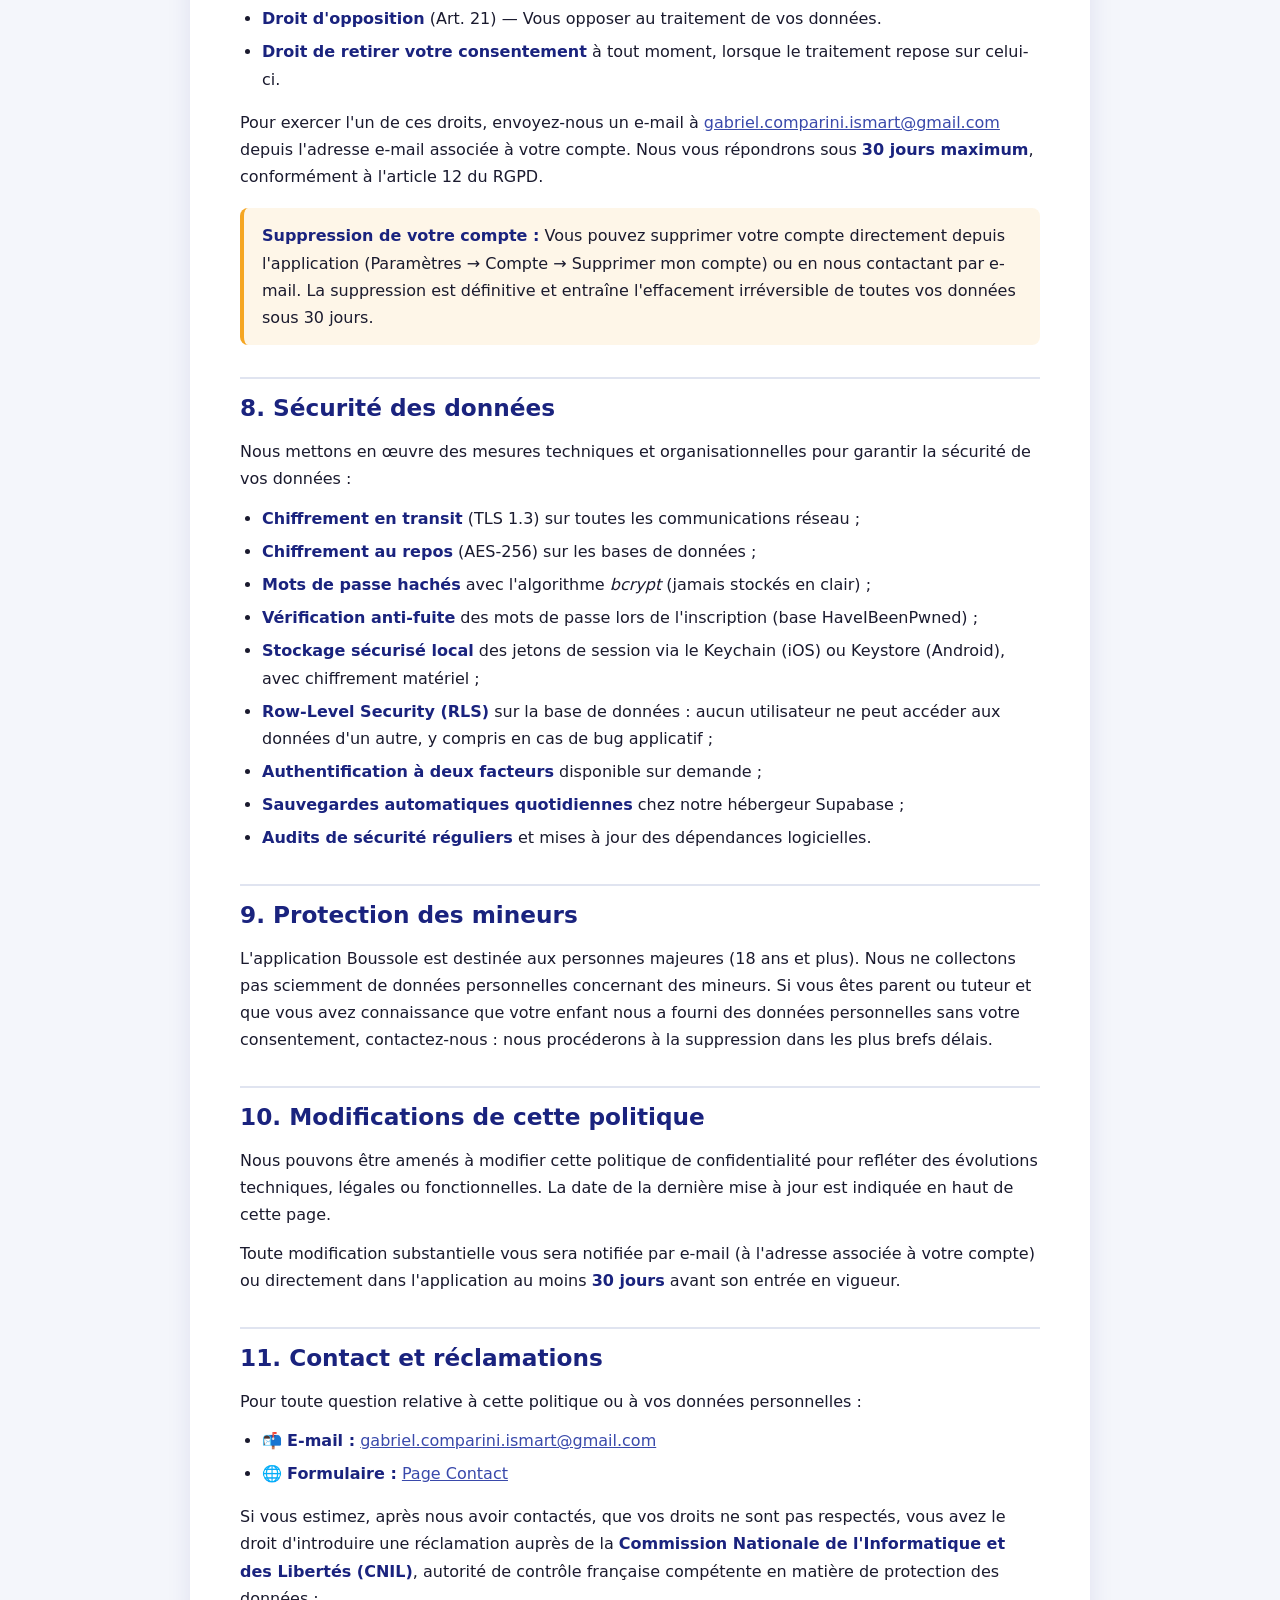
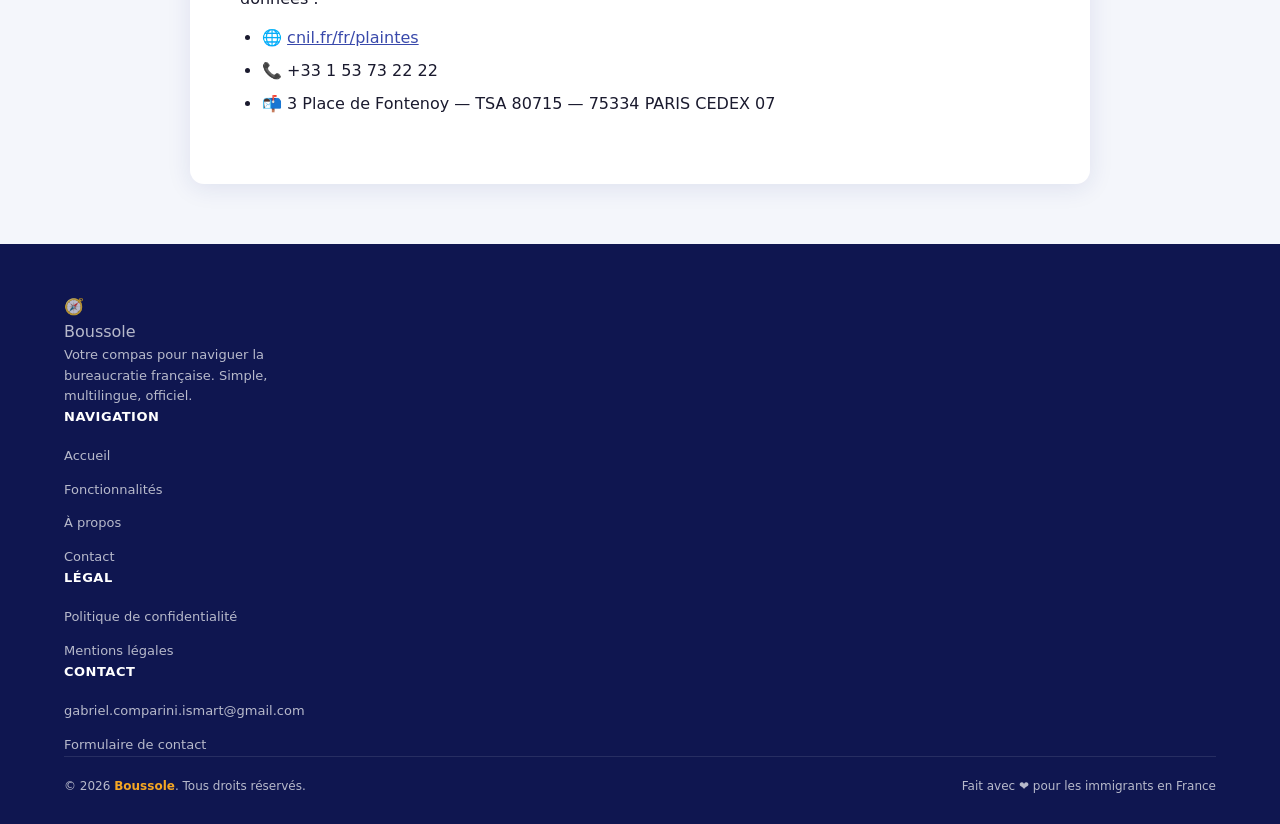
<file: politique-confidentialite.html>
<!DOCTYPE html>
<html lang="fr">
<head>
  <meta charset="UTF-8" />
  <meta name="viewport" content="width=device-width, initial-scale=1.0" />
  <title>Politique de confidentialité — Boussole</title>
  <meta name="description" content="Politique de confidentialité de l'application Boussole. Conformité RGPD, données hébergées en Union Européenne." />
  <link rel="stylesheet" href="css/style.css" />
  <link rel="icon" href="data:image/svg+xml,<svg xmlns='http://www.w3.org/2000/svg' viewBox='0 0 100 100'><text y='.9em' font-size='90'>🧭</text></svg>" />
  <style>
    /* Legal page styles */
    .legal-hero {
      background: linear-gradient(135deg, var(--primary) 0%, var(--primary-mid) 60%, #1565c0 100%);
      padding: 120px 5% 60px;
      color: var(--white);
      text-align: center;
    }
    .legal-hero h1 { font-size: 2.4rem; font-weight: 800; margin-bottom: 12px; }
    .legal-hero .subtitle { font-size: 1.05rem; color: rgba(255,255,255,0.85); max-width: 700px; margin: 0 auto; }
    .legal-hero .meta { margin-top: 18px; font-size: 0.9rem; color: rgba(255,255,255,0.65); }
    .legal-hero .badge {
      display: inline-block; background: rgba(245,166,35,0.18);
      color: var(--accent); padding: 6px 14px; border-radius: 20px;
      font-size: 0.85rem; font-weight: 600; margin-bottom: 16px;
    }

    .legal-container {
      max-width: 900px; margin: -30px auto 60px;
      background: var(--white); border-radius: var(--radius);
      box-shadow: var(--shadow); padding: 50px 50px;
      position: relative; z-index: 2;
    }
    .legal-container h2 {
      font-size: 1.45rem; color: var(--primary);
      margin: 32px 0 12px; padding-top: 10px;
      border-top: 2px solid var(--border);
    }
    .legal-container h2:first-of-type { border-top: none; padding-top: 0; margin-top: 0; }
    .legal-container h3 { font-size: 1.05rem; color: var(--primary-mid); margin: 18px 0 8px; }
    .legal-container p { color: var(--text); margin-bottom: 12px; line-height: 1.7; }
    .legal-container ul, .legal-container ol { margin: 8px 0 16px 22px; }
    .legal-container li { color: var(--text); line-height: 1.7; margin-bottom: 6px; }
    .legal-container strong { color: var(--primary); }
    .legal-container a { color: var(--primary-light); text-decoration: underline; }
    .legal-container a:hover { color: var(--primary); }
    .legal-container table {
      width: 100%; border-collapse: collapse; margin: 16px 0;
      font-size: 0.95rem;
    }
    .legal-container th, .legal-container td {
      text-align: left; padding: 10px 12px; border-bottom: 1px solid var(--border);
    }
    .legal-container th { background: var(--bg); color: var(--primary); font-weight: 700; }
    .legal-callout {
      background: rgba(245,166,35,0.10);
      border-left: 4px solid var(--accent);
      padding: 14px 18px; border-radius: 8px; margin: 18px 0;
    }
    .legal-callout p:last-child { margin-bottom: 0; }
    .toc {
      background: var(--bg); border-radius: 10px; padding: 18px 22px; margin-bottom: 24px;
    }
    .toc h3 { margin-top: 0; color: var(--primary); font-size: 1rem; }
    .toc ol { margin-left: 18px; margin-bottom: 0; }
    .toc a { color: var(--primary-light); }

    @media (max-width: 768px) {
      .legal-hero h1 { font-size: 1.8rem; }
      .legal-container { padding: 30px 22px; margin: -20px 16px 40px; }
      .legal-container h2 { font-size: 1.25rem; }
    }
  </style>
</head>
<body>

<!-- NAVBAR -->
<nav class="navbar">
  <a href="index.html" class="navbar-logo">
    <div class="logo-icon">🧭</div>
    <span>Boussole</span>
  </a>
  <div class="hamburger" id="hamburger" onclick="toggleMenu()">
    <span></span><span></span><span></span>
  </div>
</nav>
<div class="navbar-links" id="navLinks">
  <a href="index.html">Accueil</a>
  <a href="fonctionnalites.html">Fonctionnalités</a>
  <a href="a-propos.html">À propos</a>
  <a href="contact.html">Contact</a>
  <a href="index.html#tarif">Tarif</a>
  <a href="https://boussole-app.vercel.app" class="navbar-cta">S'abonner</a>
</div>

<!-- HERO -->
<section class="legal-hero">
  <div class="badge">🔒 Conformité RGPD</div>
  <h1>Politique de confidentialité</h1>
  <p class="subtitle">Comment nous collectons, utilisons et protégeons vos données personnelles dans l'application Boussole.</p>
  <p class="meta">Dernière mise à jour : 13 juin 2026 · Version 1.0</p>
</section>

<!-- CONTENT -->
<main class="legal-container">

  <div class="toc">
    <h3>Sommaire</h3>
    <ol>
      <li><a href="#identite">Identité du responsable du traitement</a></li>
      <li><a href="#donnees">Données collectées</a></li>
      <li><a href="#finalites">Finalités et bases légales</a></li>
      <li><a href="#destinataires">Destinataires et sous-traitants</a></li>
      <li><a href="#transferts">Transferts hors Union Européenne</a></li>
      <li><a href="#duree">Durée de conservation</a></li>
      <li><a href="#droits">Vos droits RGPD</a></li>
      <li><a href="#securite">Sécurité des données</a></li>
      <li><a href="#mineurs">Protection des mineurs</a></li>
      <li><a href="#modifications">Modifications de cette politique</a></li>
      <li><a href="#contact">Contact et réclamations</a></li>
    </ol>
  </div>

  <p>Boussole est une application mobile destinée à aider les immigrants en France à naviguer dans leurs démarches administratives. La protection de vos données personnelles est au cœur de notre démarche. Cette politique de confidentialité, conforme au <strong>Règlement Général sur la Protection des Données (RGPD — Règlement UE 2016/679)</strong> et à la <strong>loi française Informatique et Libertés</strong>, explique de manière transparente comment nous traitons vos données.</p>

  <div class="legal-callout">
    <p><strong>En résumé :</strong> Boussole collecte uniquement les données strictement nécessaires à son fonctionnement, les héberge en Union Européenne (Allemagne, Francfort), ne les vend jamais, et vous donne un contrôle total sur leur suppression à tout moment.</p>
  </div>

  <h2 id="identite">1. Identité du responsable du traitement</h2>
  <p>Le responsable du traitement des données collectées via l'application Boussole est :</p>
  <ul>
    <li><strong>Nom :</strong> Gabriel Comparini</li>
    <li><strong>Rôle :</strong> Éditeur et développeur de l'application Boussole</li>
    <li><strong>Adresse e-mail de contact :</strong> <a href="mailto:gabriel.comparini.ismart@gmail.com">gabriel.comparini.ismart@gmail.com</a></li>
    <li><strong>Site web :</strong> <a href="https://boussole.it.com">boussole.it.com</a></li>
  </ul>
  <p>Pour toute question relative à la protection de vos données personnelles, vous pouvez nous contacter directement par e-mail.</p>

  <h2 id="donnees">2. Données collectées</h2>
  <p>Nous collectons uniquement les données nécessaires au fonctionnement de l'application. Aucune donnée n'est collectée sans votre consentement actif (création de compte).</p>

  <h3>2.1 Données fournies par l'utilisateur</h3>
  <table>
    <tr>
      <th>Donnée</th>
      <th>Finalité</th>
      <th>Obligatoire ?</th>
    </tr>
    <tr>
      <td>Adresse e-mail</td>
      <td>Création et authentification du compte</td>
      <td>Oui</td>
    </tr>
    <tr>
      <td>Mot de passe</td>
      <td>Sécurisation du compte (stocké sous forme de <em>hash bcrypt</em>, jamais en clair)</td>
      <td>Oui</td>
    </tr>
    <tr>
      <td>Nationalité (code pays ISO)</td>
      <td>Personnalisation des guides administratifs</td>
      <td>Optionnel</td>
    </tr>
    <tr>
      <td>Situation administrative (étudiant, salarié, demandeur d'asile, etc.)</td>
      <td>Affichage des guides pertinents pour votre situation</td>
      <td>Optionnel</td>
    </tr>
    <tr>
      <td>Ville/commune de résidence</td>
      <td>Affichage des ressources locales (préfecture, CCAS, associations)</td>
      <td>Optionnel</td>
    </tr>
    <tr>
      <td>Langue préférée</td>
      <td>Affichage de l'interface dans votre langue (français, anglais, portugais, espagnol, arabe)</td>
      <td>Optionnel</td>
    </tr>
  </table>

  <h3>2.2 Données générées par votre utilisation</h3>
  <ul>
    <li><strong>Messages échangés avec l'assistant IA</strong> — Vos questions et les réponses fournies par l'assistant juridique sont transmises aux fournisseurs d'IA pour traitement (voir section 4).</li>
    <li><strong>Guides marqués comme complétés ou favoris</strong> — Pour suivre votre progression dans les démarches.</li>
    <li><strong>Date de création du compte et date de dernière mise à jour du profil</strong>.</li>
  </ul>

  <h3>2.3 Données techniques</h3>
  <ul>
    <li><strong>Adresse IP</strong> — Collectée temporairement par notre serveur backend pour la sécurité (limitation du nombre de requêtes, prévention des abus). Non stockée durablement.</li>
    <li><strong>Identifiant de session</strong> — Jeton JWT chiffré stocké de manière sécurisée sur votre appareil (<em>Keychain</em> iOS / <em>Keystore</em> Android, chiffrement matériel).</li>
  </ul>

  <div class="legal-callout">
    <p><strong>Ce que nous ne collectons JAMAIS :</strong> votre nom complet, votre date de naissance, votre numéro de titre de séjour, votre numéro de sécurité sociale, votre adresse postale précise, vos contacts, vos photos, votre localisation GPS, vos données bancaires.</p>
  </div>

  <h2 id="finalites">3. Finalités et bases légales du traitement</h2>
  <table>
    <tr>
      <th>Finalité</th>
      <th>Base légale (RGPD Art. 6)</th>
    </tr>
    <tr>
      <td>Création et gestion de votre compte utilisateur</td>
      <td>Exécution du contrat de service (Art. 6.1.b)</td>
    </tr>
    <tr>
      <td>Personnalisation des guides selon votre profil</td>
      <td>Consentement (Art. 6.1.a)</td>
    </tr>
    <tr>
      <td>Réponses de l'assistant IA</td>
      <td>Exécution du contrat de service (Art. 6.1.b)</td>
    </tr>
    <tr>
      <td>Sécurité (limitation de débit, prévention des abus)</td>
      <td>Intérêt légitime (Art. 6.1.f)</td>
    </tr>
    <tr>
      <td>Communication relative au service (e-mail de confirmation, réinitialisation de mot de passe)</td>
      <td>Exécution du contrat de service (Art. 6.1.b)</td>
    </tr>
  </table>
  <p>Nous n'utilisons <strong>jamais</strong> vos données à des fins publicitaires, de profilage commercial ou de revente à des tiers.</p>

  <h2 id="destinataires">4. Destinataires et sous-traitants</h2>
  <p>Vos données ne sont accessibles qu'à des sous-traitants techniques strictement nécessaires au fonctionnement du service, sélectionnés pour leur niveau de sécurité élevé :</p>

  <table>
    <tr>
      <th>Sous-traitant</th>
      <th>Rôle</th>
      <th>Hébergement</th>
    </tr>
    <tr>
      <td><strong>Supabase</strong> (Supabase Inc.)</td>
      <td>Authentification, base de données PostgreSQL, gestion des profils</td>
      <td>🇩🇪 Allemagne, Francfort (UE)</td>
    </tr>
    <tr>
      <td><strong>Railway</strong> (Railway Corp.)</td>
      <td>Hébergement du serveur backend (API)</td>
      <td>🇺🇸 États-Unis (voir section 5)</td>
    </tr>
    <tr>
      <td><strong>Groq</strong> (Groq Inc.)</td>
      <td>Moteur d'intelligence artificielle (Llama 3.3)</td>
      <td>🇺🇸 États-Unis (voir section 5)</td>
    </tr>
    <tr>
      <td><strong>Anthropic</strong> (Anthropic PBC)</td>
      <td>Moteur d'intelligence artificielle (Claude) — pour certaines fonctionnalités avancées</td>
      <td>🇺🇸 États-Unis (voir section 5)</td>
    </tr>
  </table>

  <p>Chacun de ces sous-traitants est lié par des engagements contractuels conformes à l'article 28 du RGPD. Aucun d'entre eux n'utilise vos données à d'autres fins que la fourniture du service.</p>

  <h2 id="transferts">5. Transferts hors Union Européenne</h2>
  <p>Certains de nos sous-traitants (Railway, Groq, Anthropic) sont basés aux États-Unis. Conformément aux articles 44 à 49 du RGPD, ces transferts sont encadrés par :</p>
  <ul>
    <li>Les <strong>Clauses Contractuelles Types (CCT)</strong> approuvées par la Commission européenne ;</li>
    <li>Le <strong>Data Privacy Framework UE–États-Unis</strong> lorsque le sous-traitant y adhère ;</li>
    <li>Des mesures de sécurité techniques renforcées (chiffrement en transit TLS 1.3, anonymisation des contextes).</li>
  </ul>
  <p>Les messages que vous envoyez à l'assistant IA peuvent contenir des informations sur votre situation personnelle. Nous vous recommandons de ne pas y inclure d'informations directement identifiantes (nom complet, numéros de titre, etc.).</p>

  <h2 id="duree">6. Durée de conservation</h2>
  <table>
    <tr>
      <th>Donnée</th>
      <th>Durée</th>
    </tr>
    <tr>
      <td>Compte utilisateur (e-mail, profil)</td>
      <td>Jusqu'à la suppression de votre compte par vos soins, ou après 36 mois d'inactivité</td>
    </tr>
    <tr>
      <td>Messages échangés avec l'IA</td>
      <td>Conservés sur votre appareil uniquement ; non stockés par défaut sur nos serveurs</td>
    </tr>
    <tr>
      <td>Journaux techniques (adresses IP, requêtes)</td>
      <td>30 jours maximum, à des fins de sécurité</td>
    </tr>
    <tr>
      <td>Données après suppression du compte</td>
      <td>Effacées définitivement sous 30 jours (sauf obligations légales)</td>
    </tr>
  </table>

  <h2 id="droits">7. Vos droits RGPD</h2>
  <p>Conformément aux articles 15 à 22 du RGPD, vous disposez à tout moment des droits suivants :</p>
  <ul>
    <li><strong>Droit d'accès</strong> (Art. 15) — Obtenir une copie des données vous concernant.</li>
    <li><strong>Droit de rectification</strong> (Art. 16) — Corriger des données inexactes ou incomplètes.</li>
    <li><strong>Droit à l'effacement / "droit à l'oubli"</strong> (Art. 17) — Supprimer votre compte et toutes les données associées.</li>
    <li><strong>Droit à la limitation</strong> (Art. 18) — Demander la suspension temporaire du traitement.</li>
    <li><strong>Droit à la portabilité</strong> (Art. 20) — Recevoir vos données dans un format structuré et lisible.</li>
    <li><strong>Droit d'opposition</strong> (Art. 21) — Vous opposer au traitement de vos données.</li>
    <li><strong>Droit de retirer votre consentement</strong> à tout moment, lorsque le traitement repose sur celui-ci.</li>
  </ul>
  <p>Pour exercer l'un de ces droits, envoyez-nous un e-mail à <a href="mailto:gabriel.comparini.ismart@gmail.com">gabriel.comparini.ismart@gmail.com</a> depuis l'adresse e-mail associée à votre compte. Nous vous répondrons sous <strong>30 jours maximum</strong>, conformément à l'article 12 du RGPD.</p>

  <div class="legal-callout">
    <p><strong>Suppression de votre compte :</strong> Vous pouvez supprimer votre compte directement depuis l'application (Paramètres → Compte → Supprimer mon compte) ou en nous contactant par e-mail. La suppression est définitive et entraîne l'effacement irréversible de toutes vos données sous 30 jours.</p>
  </div>

  <h2 id="securite">8. Sécurité des données</h2>
  <p>Nous mettons en œuvre des mesures techniques et organisationnelles pour garantir la sécurité de vos données :</p>
  <ul>
    <li><strong>Chiffrement en transit</strong> (TLS 1.3) sur toutes les communications réseau ;</li>
    <li><strong>Chiffrement au repos</strong> (AES-256) sur les bases de données ;</li>
    <li><strong>Mots de passe hachés</strong> avec l'algorithme <em>bcrypt</em> (jamais stockés en clair) ;</li>
    <li><strong>Vérification anti-fuite</strong> des mots de passe lors de l'inscription (base HaveIBeenPwned) ;</li>
    <li><strong>Stockage sécurisé local</strong> des jetons de session via le Keychain (iOS) ou Keystore (Android), avec chiffrement matériel ;</li>
    <li><strong>Row-Level Security (RLS)</strong> sur la base de données : aucun utilisateur ne peut accéder aux données d'un autre, y compris en cas de bug applicatif ;</li>
    <li><strong>Authentification à deux facteurs</strong> disponible sur demande ;</li>
    <li><strong>Sauvegardes automatiques quotidiennes</strong> chez notre hébergeur Supabase ;</li>
    <li><strong>Audits de sécurité réguliers</strong> et mises à jour des dépendances logicielles.</li>
  </ul>

  <h2 id="mineurs">9. Protection des mineurs</h2>
  <p>L'application Boussole est destinée aux personnes majeures (18 ans et plus). Nous ne collectons pas sciemment de données personnelles concernant des mineurs. Si vous êtes parent ou tuteur et que vous avez connaissance que votre enfant nous a fourni des données personnelles sans votre consentement, contactez-nous : nous procéderons à la suppression dans les plus brefs délais.</p>

  <h2 id="modifications">10. Modifications de cette politique</h2>
  <p>Nous pouvons être amenés à modifier cette politique de confidentialité pour refléter des évolutions techniques, légales ou fonctionnelles. La date de la dernière mise à jour est indiquée en haut de cette page.</p>
  <p>Toute modification substantielle vous sera notifiée par e-mail (à l'adresse associée à votre compte) ou directement dans l'application au moins <strong>30 jours</strong> avant son entrée en vigueur.</p>

  <h2 id="contact">11. Contact et réclamations</h2>
  <p>Pour toute question relative à cette politique ou à vos données personnelles :</p>
  <ul>
    <li>📬 <strong>E-mail :</strong> <a href="mailto:gabriel.comparini.ismart@gmail.com">gabriel.comparini.ismart@gmail.com</a></li>
    <li>🌐 <strong>Formulaire :</strong> <a href="contact.html">Page Contact</a></li>
  </ul>

  <p>Si vous estimez, après nous avoir contactés, que vos droits ne sont pas respectés, vous avez le droit d'introduire une réclamation auprès de la <strong>Commission Nationale de l'Informatique et des Libertés (CNIL)</strong>, autorité de contrôle française compétente en matière de protection des données :</p>
  <ul>
    <li>🌐 <a href="https://www.cnil.fr/fr/plaintes" target="_blank" rel="noopener">cnil.fr/fr/plaintes</a></li>
    <li>📞 +33 1 53 73 22 22</li>
    <li>📬 3 Place de Fontenoy — TSA 80715 — 75334 PARIS CEDEX 07</li>
  </ul>

</main>

<!-- FOOTER -->
<footer class="footer">
  <div class="footer-container">
    <div class="footer-brand">
      <div class="footer-logo">
        <div class="logo-icon">🧭</div>
        <span>Boussole</span>
      </div>
      <p>Votre compas pour naviguer la bureaucratie française. Simple, multilingue, officiel.</p>
    </div>
    <div class="footer-links">
      <h4>Navigation</h4>
      <ul>
        <li><a href="index.html">Accueil</a></li>
        <li><a href="fonctionnalites.html">Fonctionnalités</a></li>
        <li><a href="a-propos.html">À propos</a></li>
        <li><a href="contact.html">Contact</a></li>
      </ul>
    </div>
    <div class="footer-links">
      <h4>Légal</h4>
      <ul>
        <li><a href="politique-confidentialite.html">Politique de confidentialité</a></li>
        <li><a href="mentions-legales.html">Mentions légales</a></li>
      </ul>
    </div>
    <div class="footer-links">
      <h4>Contact</h4>
      <ul>
        <li><a href="mailto:gabriel.comparini.ismart@gmail.com">gabriel.comparini.ismart@gmail.com</a></li>
        <li><a href="contact.html">Formulaire de contact</a></li>
      </ul>
    </div>
  </div>
  <div class="footer-bottom">
    <p>© 2026 <span class="footer-accent">Boussole</span>. Tous droits réservés.</p>
    <p>Fait avec ❤️ pour les immigrants en France</p>
  </div>
</footer>

<script>
function toggleMenu() {
  document.getElementById('navLinks').classList.toggle('open');
  document.getElementById('hamburger').classList.toggle('active');
}
document.querySelectorAll('.navbar-links a').forEach(a => {
  a.addEventListener('click', () => {
    document.getElementById('navLinks').classList.remove('open');
    document.getElementById('hamburger').classList.remove('active');
  });
});
</script>
</body>
</html>
</file>
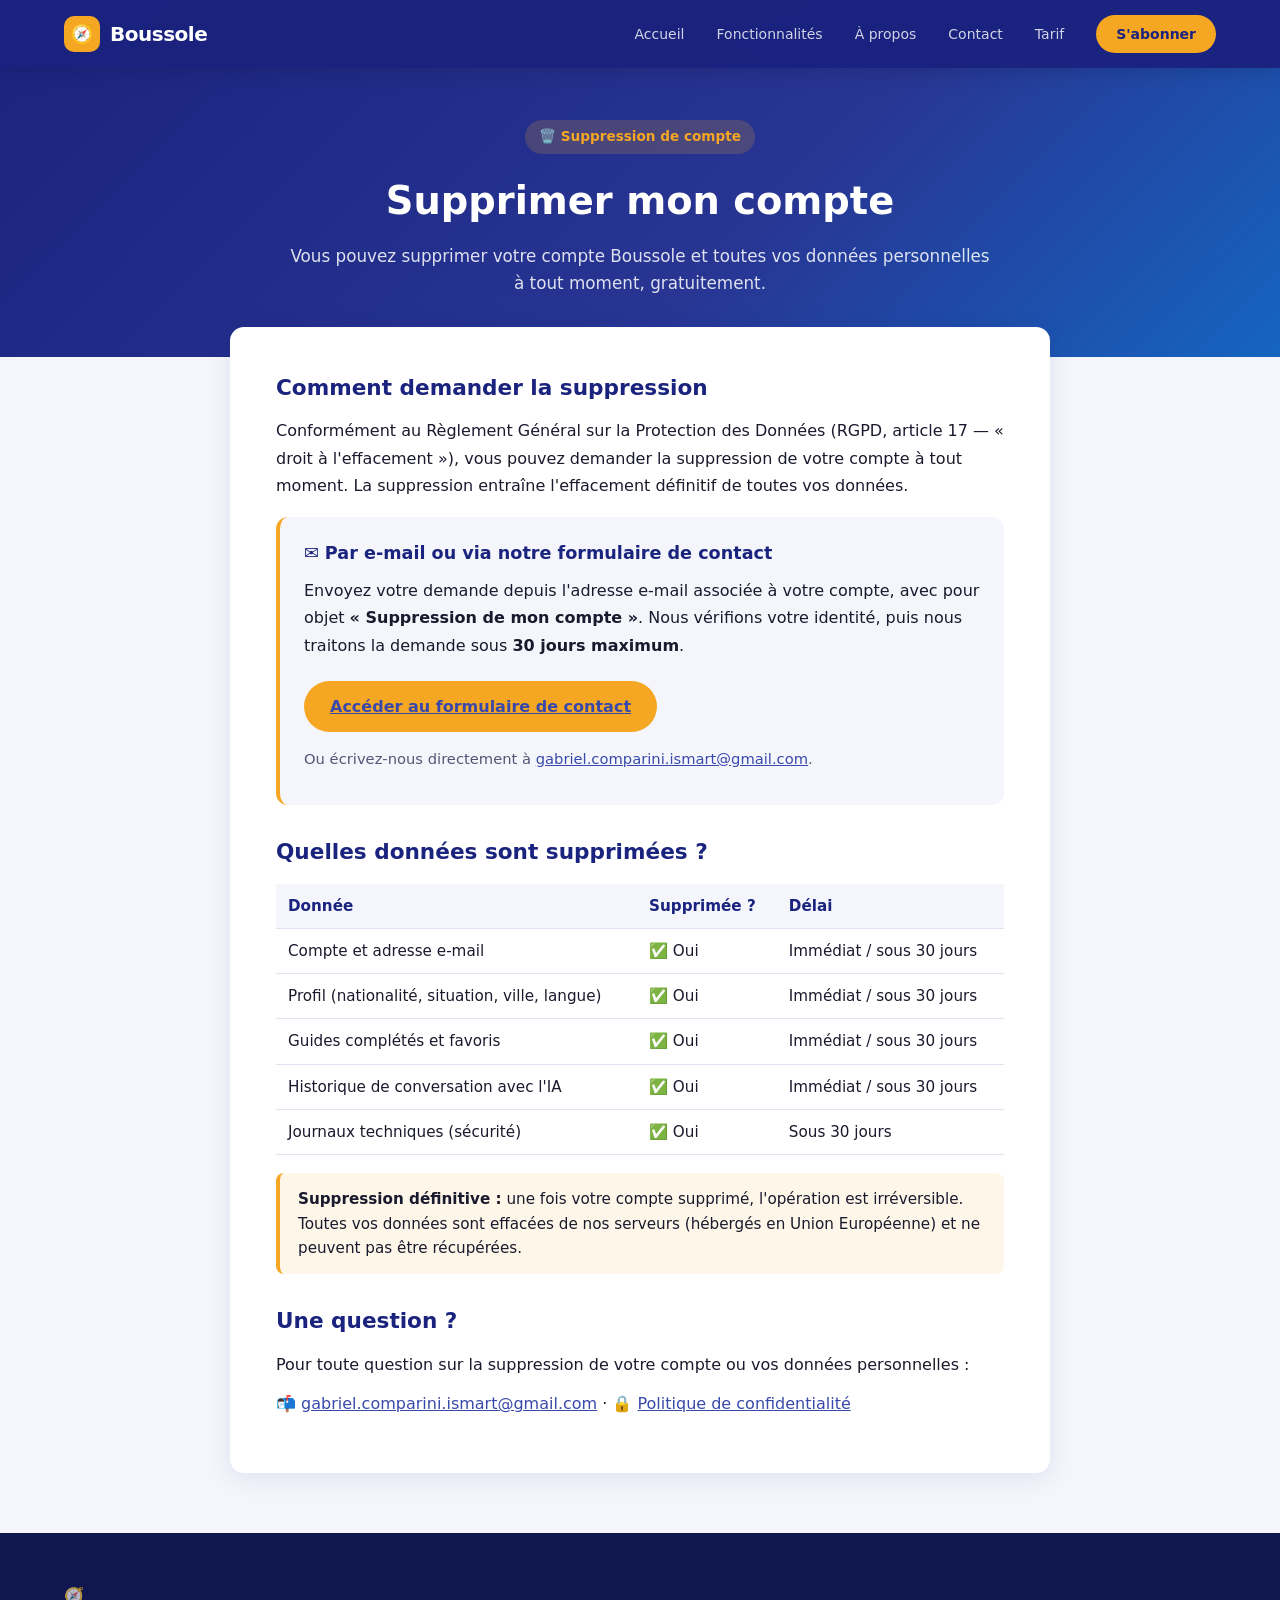
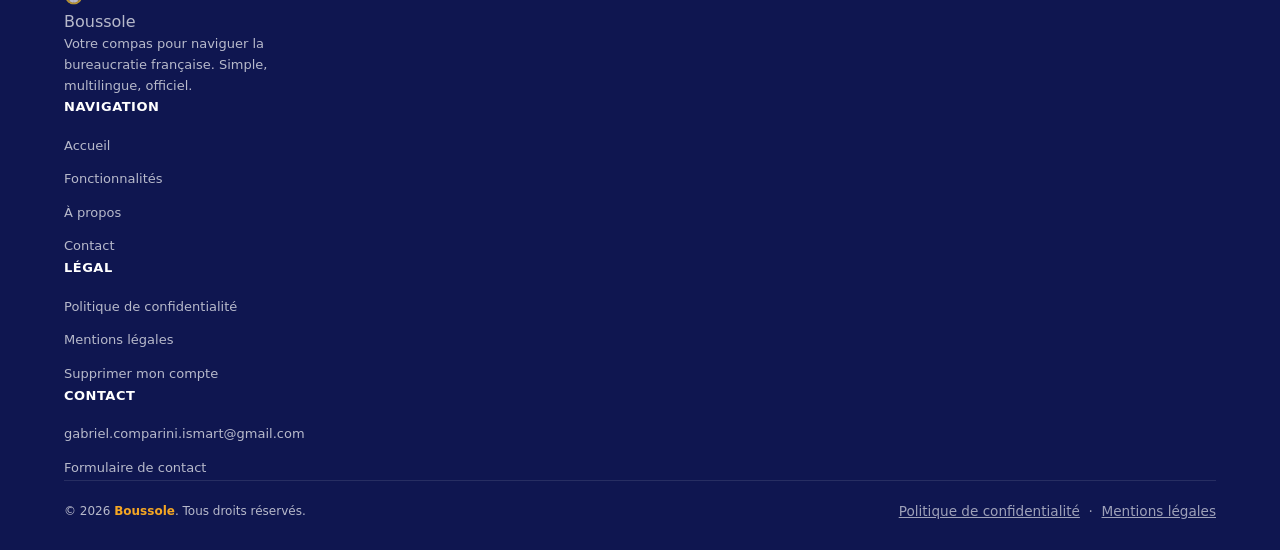
<file: supprimer-compte.html>
<!DOCTYPE html>
<html lang="fr" translate="no">
<head>
  <meta charset="UTF-8" />
  <meta name="viewport" content="width=device-width, initial-scale=1.0" />
  <title>Supprimer mon compte — Boussole</title>
  <meta name="description" content="Comment supprimer votre compte Boussole et vos données personnelles, conformément au RGPD." />
  <meta name="google" content="notranslate" />
  <link rel="stylesheet" href="css/style.css" />
  <link rel="icon" href="data:image/svg+xml,<svg xmlns='http://www.w3.org/2000/svg' viewBox='0 0 100 100'><text y='.9em' font-size='90'>🧭</text></svg>" />
  <style>
    .legal-hero {
      background: linear-gradient(135deg, #1a237e 0%, #283593 60%, #1565c0 100%);
      padding: 120px 5% 60px; color: #fff; text-align: center;
    }
    .legal-hero h1 { font-size: 2.4rem; font-weight: 800; margin-bottom: 12px; }
    .legal-hero .subtitle { font-size: 1.05rem; color: rgba(255,255,255,0.85); max-width: 700px; margin: 0 auto; }
    .legal-hero .badge {
      display: inline-block; background: rgba(245,166,35,0.18); color: #f5a623;
      padding: 6px 14px; border-radius: 20px; font-size: 0.85rem; font-weight: 600; margin-bottom: 16px;
    }
    .legal-container {
      max-width: 820px; margin: -30px auto 60px; background: #fff;
      border-radius: 14px; box-shadow: 0 4px 24px rgba(26,35,126,0.10);
      padding: 44px 46px; position: relative; z-index: 2;
    }
    .legal-container h2 { font-size: 1.35rem; color: #1a237e; margin: 30px 0 12px; }
    .legal-container h2:first-child { margin-top: 0; }
    .legal-container p { color: #1a1a2e; line-height: 1.7; margin-bottom: 12px; }
    .legal-container a { color: #3949ab; text-decoration: underline; }
    .method {
      background: #f4f6fb; border-radius: 12px; padding: 22px 24px; margin: 18px 0;
      border-left: 4px solid #f5a623;
    }
    .method h3 { color: #1a237e; font-size: 1.1rem; margin-bottom: 10px; display: flex; align-items: center; gap: 8px; }
    .method ol { margin: 8px 0 0 20px; }
    .method li { color: #1a1a2e; line-height: 1.7; margin-bottom: 6px; }
    .email-btn {
      display: inline-block; margin-top: 8px; background: #f5a623; color: #1a237e;
      font-weight: 700; padding: 12px 26px; border-radius: 30px; text-decoration: none;
    }
    .email-btn:hover { background: #e0941a; }
    table { width: 100%; border-collapse: collapse; margin: 14px 0; font-size: 0.95rem; }
    th, td { text-align: left; padding: 10px 12px; border-bottom: 1px solid #e0e4f0; }
    th { background: #f4f6fb; color: #1a237e; }
    .note {
      background: rgba(245,166,35,0.10); border-left: 4px solid #f5a623;
      padding: 14px 18px; border-radius: 8px; margin: 18px 0; font-size: 0.95rem;
    }
    @media (max-width: 768px) {
      .legal-hero h1 { font-size: 1.8rem; }
      .legal-container { padding: 28px 20px; margin: -20px 14px 40px; }
    }
  </style>
</head>
<body spellcheck="false" class="notranslate">

<nav class="navbar">
  <a href="index.html" class="navbar-logo">
    <div class="logo-icon">🧭</div><span>Boussole</span>
  </a>
  <div class="hamburger" id="hamburger" onclick="toggleMenu()"><span></span><span></span><span></span></div>
</nav>
<div class="navbar-links" id="navLinks">
  <a href="index.html">Accueil</a>
  <a href="fonctionnalites.html">Fonctionnalités</a>
  <a href="a-propos.html">À propos</a>
  <a href="contact.html">Contact</a>
  <a href="index.html#tarif">Tarif</a>
  <a href="https://boussole-app.vercel.app" class="navbar-cta">S'abonner</a>
</div>

<section class="legal-hero">
  <div class="badge">🗑️ Suppression de compte</div>
  <h1>Supprimer mon compte</h1>
  <p class="subtitle">Vous pouvez supprimer votre compte Boussole et toutes vos données personnelles à tout moment, gratuitement.</p>
</section>

<main class="legal-container">

  <h2>Comment demander la suppression</h2>
  <p>Conformément au Règlement Général sur la Protection des Données (RGPD, article 17 — « droit à l'effacement »), vous pouvez demander la suppression de votre compte à tout moment. La suppression entraîne l'effacement définitif de toutes vos données.</p>

  <div class="method">
    <h3>✉️ Par e-mail ou via notre formulaire de contact</h3>
    <p>Envoyez votre demande depuis l'adresse e-mail associée à votre compte, avec pour objet <strong>« Suppression de mon compte »</strong>. Nous vérifions votre identité, puis nous traitons la demande sous <strong>30 jours maximum</strong>.</p>
    <p style="margin-top:14px;">
      <a class="email-btn" href="contact.html">Accéder au formulaire de contact</a>
    </p>
    <p style="margin-top:14px; font-size:0.92rem; color:#555577;">
      Ou écrivez-nous directement à <a href="mailto:gabriel.comparini.ismart@gmail.com?subject=Suppression%20de%20mon%20compte&body=Bonjour%2C%0A%0AJe%20souhaite%20supprimer%20mon%20compte%20Boussole%20et%20toutes%20mes%20donn%C3%A9es%20personnelles.%0A%0AMerci.">gabriel.comparini.ismart@gmail.com</a>.
    </p>
  </div>

  <h2>Quelles données sont supprimées ?</h2>
  <table>
    <tr><th>Donnée</th><th>Supprimée ?</th><th>Délai</th></tr>
    <tr><td>Compte et adresse e-mail</td><td>✅ Oui</td><td>Immédiat / sous 30 jours</td></tr>
    <tr><td>Profil (nationalité, situation, ville, langue)</td><td>✅ Oui</td><td>Immédiat / sous 30 jours</td></tr>
    <tr><td>Guides complétés et favoris</td><td>✅ Oui</td><td>Immédiat / sous 30 jours</td></tr>
    <tr><td>Historique de conversation avec l'IA</td><td>✅ Oui</td><td>Immédiat / sous 30 jours</td></tr>
    <tr><td>Journaux techniques (sécurité)</td><td>✅ Oui</td><td>Sous 30 jours</td></tr>
  </table>

  <div class="note">
    <strong>Suppression définitive :</strong> une fois votre compte supprimé, l'opération est irréversible. Toutes vos données sont effacées de nos serveurs (hébergés en Union Européenne) et ne peuvent pas être récupérées.
  </div>

  <h2>Une question ?</h2>
  <p>Pour toute question sur la suppression de votre compte ou vos données personnelles :</p>
  <p>📬 <a href="mailto:gabriel.comparini.ismart@gmail.com">gabriel.comparini.ismart@gmail.com</a> · 🔒 <a href="politique-confidentialite.html">Politique de confidentialité</a></p>

</main>

<footer class="footer">
  <div class="footer-container">
    <div class="footer-brand">
      <div class="footer-logo"><div class="logo-icon">🧭</div><span>Boussole</span></div>
      <p>Votre compas pour naviguer la bureaucratie française. Simple, multilingue, officiel.</p>
    </div>
    <div class="footer-links">
      <h4>Navigation</h4>
      <ul>
        <li><a href="index.html">Accueil</a></li>
        <li><a href="fonctionnalites.html">Fonctionnalités</a></li>
        <li><a href="a-propos.html">À propos</a></li>
        <li><a href="contact.html">Contact</a></li>
      </ul>
    </div>
    <div class="footer-links">
      <h4>Légal</h4>
      <ul>
        <li><a href="politique-confidentialite.html">Politique de confidentialité</a></li>
        <li><a href="mentions-legales.html">Mentions légales</a></li>
        <li><a href="supprimer-compte.html">Supprimer mon compte</a></li>
      </ul>
    </div>
    <div class="footer-links">
      <h4>Contact</h4>
      <ul>
        <li><a href="mailto:gabriel.comparini.ismart@gmail.com">gabriel.comparini.ismart@gmail.com</a></li>
        <li><a href="contact.html">Formulaire de contact</a></li>
      </ul>
    </div>
  </div>
  <div class="footer-bottom">
    <p>© 2026 <span class="footer-accent">Boussole</span>. Tous droits réservés.</p>
    <p style="font-size:0.85rem;opacity:0.85;">
      <a href="politique-confidentialite.html" style="color:inherit;text-decoration:underline;">Politique de confidentialité</a>
      &nbsp;·&nbsp;
      <a href="mentions-legales.html" style="color:inherit;text-decoration:underline;">Mentions légales</a>
    </p>
  </div>
</footer>

<script>
function toggleMenu() {
  document.getElementById('navLinks').classList.toggle('open');
  document.getElementById('hamburger').classList.toggle('active');
}
document.querySelectorAll('.navbar-links a').forEach(a => {
  a.addEventListener('click', () => {
    document.getElementById('navLinks').classList.remove('open');
    document.getElementById('hamburger').classList.remove('active');
  });
});
</script>
</body>
</html>
</file>
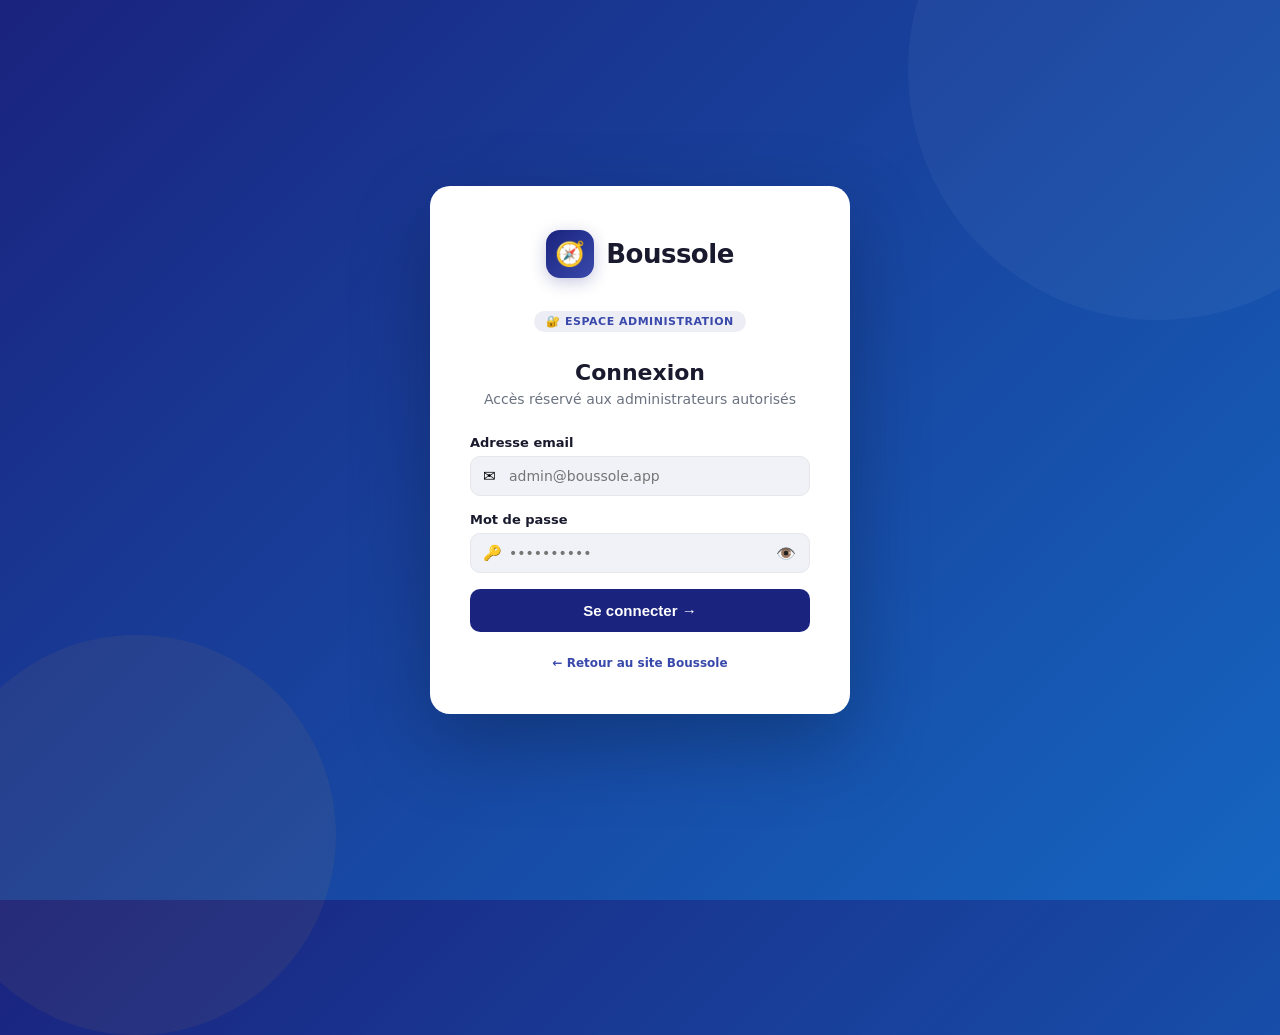
<file: admin/login.html>
<!DOCTYPE html>
<html lang="fr">
<head>
  <meta charset="UTF-8" />
  <meta name="viewport" content="width=device-width, initial-scale=1.0" />
  <title>Connexion Admin — Boussole</title>
  <link rel="icon" href="data:image/svg+xml,<svg xmlns='http://www.w3.org/2000/svg' viewBox='0 0 100 100'><text y='.9em' font-size='90'>🧭</text></svg>" />
  <style>
    :root {
      --primary: #1a237e; --primary-mid: #283593; --primary-light: #3949ab;
      --accent: #f5a623; --bg: #f0f2f8; --white: #ffffff;
      --text: #1a1a2e; --text-sec: #6b7280; --border: #e5e7eb;
      --red: #ef4444; --green: #10b981;
    }
    *, *::before, *::after { box-sizing: border-box; margin: 0; padding: 0; }
    html, body { height: 100%; }
    body {
      font-family: 'Segoe UI', system-ui, sans-serif;
      background: linear-gradient(135deg, var(--primary) 0%, #1565c0 100%);
      display: flex; align-items: center; justify-content: center;
      min-height: 100vh; padding: 20px;
      position: relative; overflow: hidden;
    }
    body::before {
      content: ''; position: absolute; top: -20%; right: -10%;
      width: 500px; height: 500px; border-radius: 50%;
      background: rgba(255,255,255,0.04); pointer-events: none;
    }
    body::after {
      content: ''; position: absolute; bottom: -15%; left: -5%;
      width: 400px; height: 400px; border-radius: 50%;
      background: rgba(245,166,35,0.06); pointer-events: none;
    }
    .card {
      background: var(--white); border-radius: 20px;
      padding: 44px 40px; width: 100%; max-width: 420px;
      box-shadow: 0 30px 80px rgba(0,0,0,0.25);
      position: relative; z-index: 1;
      animation: slideUp .4s ease;
    }
    @keyframes slideUp {
      from { opacity: 0; transform: translateY(24px); }
      to   { opacity: 1; transform: translateY(0); }
    }
    .logo {
      display: flex; align-items: center; gap: 12px;
      margin-bottom: 32px; justify-content: center;
    }
    .logo-icon {
      width: 48px; height: 48px; border-radius: 14px;
      background: linear-gradient(135deg, var(--primary), var(--primary-light));
      display: flex; align-items: center; justify-content: center;
      font-size: 24px; box-shadow: 0 4px 16px rgba(26,35,126,0.25);
    }
    .logo-text { font-size: 26px; font-weight: 900; color: var(--text); letter-spacing: -0.5px; }
    .badge {
      display: inline-flex; align-items: center; gap: 6px;
      background: rgba(26,35,126,0.08); color: var(--primary-light);
      padding: 4px 12px; border-radius: 20px; font-size: 11px;
      font-weight: 700; text-transform: uppercase; letter-spacing: 0.5px;
      margin-bottom: 28px;
    }
    h1 { font-size: 22px; font-weight: 800; color: var(--text); margin-bottom: 6px; }
    .subtitle { font-size: 14px; color: var(--text-sec); margin-bottom: 28px; }
    .form-group { margin-bottom: 16px; }
    label { display: block; font-size: 13px; font-weight: 700; color: var(--text); margin-bottom: 6px; }
    .input-wrap { position: relative; }
    .input-icon {
      position: absolute; left: 13px; top: 50%; transform: translateY(-50%);
      font-size: 15px; pointer-events: none;
    }
    input {
      width: 100%; padding: 11px 14px 11px 38px;
      border-radius: 10px; border: 1.5px solid var(--border);
      font-size: 14px; color: var(--text); background: var(--bg);
      transition: border-color .2s, box-shadow .2s; outline: none;
      font-family: inherit;
    }
    input:focus { border-color: var(--primary-light); box-shadow: 0 0 0 3px rgba(57,73,171,0.1); }
    input.error { border-color: var(--red); }
    .toggle-pass {
      position: absolute; right: 12px; top: 50%; transform: translateY(-50%);
      background: none; border: none; cursor: pointer; font-size: 16px;
      color: var(--text-sec); padding: 2px;
    }
    .error-box {
      display: none; background: rgba(239,68,68,0.08); border: 1px solid rgba(239,68,68,0.25);
      color: var(--red); border-radius: 10px; padding: 10px 14px;
      font-size: 13px; font-weight: 600; margin-bottom: 16px;
      align-items: center; gap: 8px;
    }
    .error-box.show { display: flex; animation: shake .4s ease; }
    @keyframes shake {
      0%,100% { transform: translateX(0); }
      20%,60% { transform: translateX(-6px); }
      40%,80% { transform: translateX(6px); }
    }
    .btn {
      width: 100%; padding: 13px; background: var(--primary);
      color: white; font-size: 15px; font-weight: 800;
      border: none; border-radius: 10px; cursor: pointer;
      transition: background .2s, transform .1s, box-shadow .2s;
      margin-top: 4px; display: flex; align-items: center; justify-content: center; gap: 8px;
    }
    .btn:hover { background: var(--primary-light); transform: translateY(-1px); box-shadow: 0 6px 20px rgba(26,35,126,0.25); }
    .btn:active { transform: translateY(0); }
    .btn:disabled { background: var(--border); cursor: not-allowed; transform: none; box-shadow: none; }
    .btn-spinner { display: none; width: 16px; height: 16px; border: 2px solid rgba(255,255,255,0.4); border-top-color: white; border-radius: 50%; animation: spin .7s linear infinite; }
    .btn.loading .btn-text { display: none; }
    .btn.loading .btn-spinner { display: block; }
    @keyframes spin { to { transform: rotate(360deg); } }
    .footer-note {
      text-align: center; margin-top: 24px;
      font-size: 12px; color: var(--text-sec);
    }
    .footer-note a { color: var(--primary-light); text-decoration: none; font-weight: 600; }
    .footer-note a:hover { text-decoration: underline; }
    .attempts-note {
      text-align: center; font-size: 11px; color: var(--text-sec);
      margin-top: 12px;
    }
  </style>
</head>
<body>

<div class="card">
  <div class="logo">
    <div class="logo-icon">🧭</div>
    <span class="logo-text">Boussole</span>
  </div>

  <div style="text-align:center; margin-bottom:28px;">
    <div class="badge">🔐 Espace administration</div>
    <h1>Connexion</h1>
    <p class="subtitle">Accès réservé aux administrateurs autorisés</p>
  </div>

  <div class="error-box" id="errorBox">
    <span>⚠️</span>
    <span id="errorMsg">Email ou mot de passe incorrect.</span>
  </div>

  <form id="loginForm" onsubmit="handleLogin(event)">
    <div class="form-group">
      <label for="email">Adresse email</label>
      <div class="input-wrap">
        <span class="input-icon">✉️</span>
        <input type="email" id="email" placeholder="admin@boussole.app" autocomplete="email" required />
      </div>
    </div>
    <div class="form-group">
      <label for="password">Mot de passe</label>
      <div class="input-wrap">
        <span class="input-icon">🔑</span>
        <input type="password" id="password" placeholder="••••••••••" autocomplete="current-password" required />
        <button type="button" class="toggle-pass" onclick="togglePassword()" id="toggleBtn">👁️</button>
      </div>
    </div>

    <button type="submit" class="btn" id="loginBtn">
      <span class="btn-text">Se connecter →</span>
      <div class="btn-spinner"></div>
    </button>
  </form>

  <div class="attempts-note" id="attemptsNote"></div>

  <div class="footer-note">
    <a href="../index.html">← Retour au site Boussole</a>
  </div>
</div>

<script>
  // ── USERS ────────────────────────────────────────────────────────────────────
  // Mots de passe stockés en SHA-256 (calculés côté client)
  // Pour ajouter un utilisateur : récupérer le hash via sha256(password)
  // Credentials par défaut :
  //   admin@boussole.app     →  Boussole2026!
  //   mairie@lrsy.fr         →  Mairie2026!
  const USERS = {
    'admin@boussole.app':  '927db0981f1b28cdcd96589ced8d0218f73e88a0a858f83b7abd7f1583973b9c',
    'mairie@lrsy.fr':      '1abe2129cbc50fb9e93751c7bd94fc2fce11cb8f5d5d3fa45a5777d3a9dc99ec',
  };

  // Sessions max avant blocage temporaire
  let attempts = 0;
  const MAX_ATTEMPTS = 5;
  let blocked = false;
  let blockTimer = null;

  // ── SHA-256 ──────────────────────────────────────────────────────────────────
  async function sha256(message) {
    const msgBuffer = new TextEncoder().encode(message);
    const hashBuffer = await crypto.subtle.digest('SHA-256', msgBuffer);
    const hashArray = Array.from(new Uint8Array(hashBuffer));
    return hashArray.map(b => b.toString(16).padStart(2, '0')).join('');
  }

  // ── INIT : recalcule les hashes au premier chargement ─────────────────────────
  // (Permet que les hashes soient toujours corrects, même si modifiés)
  async function initHashes() {
    // Les hashes stockés dans USERS sont recalculés dynamiquement
    // pour garantir la cohérence. L'administrateur met à jour les
    // mots de passe via la page admin/setup.html
    const stored = localStorage.getItem('boussole_admin_users');
    if (stored) {
      const parsed = JSON.parse(stored);
      Object.assign(USERS, parsed);
    }
  }

  // ── LOGIN ────────────────────────────────────────────────────────────────────
  async function handleLogin(e) {
    e.preventDefault();
    if (blocked) return;

    const btn = document.getElementById('loginBtn');
    const email = document.getElementById('email').value.trim().toLowerCase();
    const password = document.getElementById('password').value;

    btn.classList.add('loading');
    btn.disabled = true;

    // Simulation délai réseau + hash
    await new Promise(r => setTimeout(r, 600));
    const hash = await sha256(password);

    if (USERS[email] && USERS[email] === hash) {
      // ✅ Succès
      attempts = 0;
      sessionStorage.setItem('boussole_auth', btoa(email + ':' + Date.now()));
      sessionStorage.setItem('boussole_user', email);
      sessionStorage.setItem('boussole_role', email === 'admin@boussole.app' ? 'admin' : 'viewer');

      btn.classList.remove('loading');
      btn.style.background = '#10b981';
      btn.querySelector('.btn-text').style.display = 'flex';
      btn.querySelector('.btn-text').textContent = '✓ Connexion réussie...';

      setTimeout(() => { window.location.href = 'index.html'; }, 700);
    } else {
      // ❌ Échec
      attempts++;
      btn.classList.remove('loading');
      btn.disabled = false;

      document.getElementById('email').classList.add('error');
      document.getElementById('password').classList.add('error');

      const remaining = MAX_ATTEMPTS - attempts;
      let msg = 'Email ou mot de passe incorrect.';
      if (remaining <= 2 && remaining > 0) {
        msg += ` Plus que ${remaining} tentative${remaining > 1 ? 's' : ''} avant blocage.`;
      }
      showError(msg);

      if (attempts >= MAX_ATTEMPTS) {
        blocked = true;
        const blockDuration = 30;
        btn.disabled = true;
        let countdown = blockDuration;

        const interval = setInterval(() => {
          countdown--;
          document.getElementById('attemptsNote').textContent = `⏳ Trop de tentatives. Réessayez dans ${countdown}s`;
          if (countdown <= 0) {
            clearInterval(interval);
            blocked = false;
            attempts = 0;
            btn.disabled = false;
            document.getElementById('attemptsNote').textContent = '';
          }
        }, 1000);
      }

      document.getElementById('password').value = '';
      document.getElementById('password').focus();
    }
  }

  function showError(msg) {
    const box = document.getElementById('errorBox');
    document.getElementById('errorMsg').textContent = msg;
    box.classList.remove('show');
    void box.offsetWidth; // force reflow
    box.classList.add('show');
  }

  function togglePassword() {
    const input = document.getElementById('password');
    const btn = document.getElementById('toggleBtn');
    if (input.type === 'password') {
      input.type = 'text';
      btn.textContent = '🙈';
    } else {
      input.type = 'password';
      btn.textContent = '👁️';
    }
  }

  // Limpar bordas vermelhas ao digitar
  ['email','password'].forEach(id => {
    document.getElementById(id).addEventListener('input', () => {
      document.getElementById(id).classList.remove('error');
      document.getElementById('errorBox').classList.remove('show');
    });
  });

  // Se já autenticado, redireciona diretamente
  if (sessionStorage.getItem('boussole_auth')) {
    window.location.href = 'index.html';
  }

  initHashes();
</script>

</body>
</html>
</file>
<file: css/style.css>
/* ── Variables ── */
:root {
  --primary:      #1a237e;
  --primary-mid:  #283593;
  --primary-light:#3949ab;
  --accent:       #f5a623;
  --accent-dark:  #e0941a;
  --bg:           #f4f6fb;
  --white:        #ffffff;
  --text:         #1a1a2e;
  --text-sec:     #555577;
  --border:       #e0e4f0;
  --shadow:       0 4px 24px rgba(26,35,126,0.10);
  --radius:       14px;
}

/* ── Reset ── */
*, *::before, *::after { box-sizing: border-box; margin: 0; padding: 0; }
html { scroll-behavior: smooth; }
body { font-family: 'Segoe UI', system-ui, -apple-system, sans-serif; background: var(--bg); color: var(--text); line-height: 1.6; }
a { text-decoration: none; color: inherit; }
img { max-width: 100%; display: block; }

/* ── Navbar ── */
.navbar {
  position: fixed; top: 0; left: 0; right: 0; z-index: 100;
  background: rgba(26,35,126,0.97);
  backdrop-filter: blur(10px);
  display: flex; align-items: center; justify-content: space-between;
  padding: 0 5%; height: 68px;
  box-shadow: 0 2px 20px rgba(0,0,0,0.15);
}
.navbar-logo { display: flex; align-items: center; gap: 10px; }
.navbar-logo .logo-icon {
  width: 36px; height: 36px; border-radius: 10px;
  background: var(--accent);
  display: flex; align-items: center; justify-content: center;
  font-size: 18px;
}
.navbar-logo span { font-size: 20px; font-weight: 800; color: var(--white); letter-spacing: -0.5px; }
.navbar-links {
  display: flex; align-items: center; gap: 32px;
  position: fixed; top: 0; right: 5%; height: 68px; z-index: 101;
}
.navbar-links a { color: rgba(255,255,255,0.8); font-size: 14px; font-weight: 500; transition: color .2s; }
.navbar-links a:hover, .navbar-links a.active { color: var(--white); }
.navbar-cta {
  background: var(--accent); color: var(--primary) !important;
  padding: 8px 20px; border-radius: 20px; font-weight: 700 !important;
  transition: background .2s, transform .1s !important;
}
.navbar-cta:hover { background: var(--accent-dark) !important; transform: translateY(-1px); }
.hamburger { display: none; flex-direction: column; gap: 5px; cursor: pointer; z-index: 110; }
.hamburger span { width: 24px; height: 2px; background: white; border-radius: 2px; transition: .3s; }
.hamburger.active span:nth-child(1) { transform: rotate(45deg) translate(5px, 5px); }
.hamburger.active span:nth-child(2) { opacity: 0; }
.hamburger.active span:nth-child(3) { transform: rotate(-45deg) translate(5px, -5px); }
.nav-overlay {
  display: none; position: fixed; inset: 0; z-index: 99;
  background: rgba(0,0,0,0.5); backdrop-filter: blur(3px);
}
.nav-overlay.open { display: block; }

/* ── Hero ── */
.hero {
  min-height: 100vh;
  background: linear-gradient(135deg, var(--primary) 0%, var(--primary-mid) 60%, #1565c0 100%);
  display: flex; align-items: center;
  padding: 100px 5% 60px;
  position: relative; overflow: hidden;
}
.hero::before {
  content: '';
  position: absolute; top: -30%; right: -10%;
  width: 600px; height: 600px; border-radius: 50%;
  background: rgba(255,255,255,0.04);
}
.hero::after {
  content: '';
  position: absolute; bottom: -20%; left: -5%;
  width: 400px; height: 400px; border-radius: 50%;
  background: rgba(245,166,35,0.07);
}
.hero-content { flex: 1; max-width: 580px; position: relative; z-index: 1; }
.hero-badge {
  display: inline-flex; align-items: center; gap: 8px;
  background: rgba(245,166,35,0.15); border: 1px solid rgba(245,166,35,0.3);
  color: var(--accent); padding: 6px 14px; border-radius: 20px;
  font-size: 12px; font-weight: 700; letter-spacing: 0.5px; text-transform: uppercase;
  margin-bottom: 24px;
}
.hero h1 {
  font-size: clamp(36px, 5vw, 58px); font-weight: 900;
  color: var(--white); line-height: 1.15; margin-bottom: 20px;
  letter-spacing: -1px;
}
.hero h1 span { color: var(--accent); }
.hero p {
  font-size: 17px; color: rgba(255,255,255,0.75);
  margin-bottom: 36px; max-width: 460px; line-height: 1.7;
}
.hero-btns { display: flex; gap: 14px; flex-wrap: wrap; }
.btn-primary {
  background: var(--accent); color: var(--primary);
  padding: 14px 28px; border-radius: 12px; font-weight: 800; font-size: 15px;
  transition: all .2s; border: none; cursor: pointer; display: inline-flex; align-items: center; gap: 8px;
}
.btn-primary:hover { background: var(--accent-dark); transform: translateY(-2px); box-shadow: 0 8px 24px rgba(245,166,35,0.35); }
.btn-secondary {
  background: rgba(255,255,255,0.1); color: var(--white);
  padding: 14px 28px; border-radius: 12px; font-weight: 600; font-size: 15px;
  border: 1.5px solid rgba(255,255,255,0.25); transition: all .2s; cursor: pointer;
  display: inline-flex; align-items: center; gap: 8px;
}
.btn-secondary:hover { background: rgba(255,255,255,0.18); transform: translateY(-2px); }
.hero-visual { flex: 1; display: flex; justify-content: center; align-items: center; position: relative; z-index: 1; }
.phone-mockup {
  width: 260px; background: #0d1b5e;
  border-radius: 40px; padding: 14px;
  box-shadow: 0 30px 80px rgba(0,0,0,0.4), 0 0 0 2px rgba(255,255,255,0.1);
  animation: float 4s ease-in-out infinite;
}
.phone-screen { background: #f4f6fb; border-radius: 28px; overflow: hidden; }
.phone-header { background: var(--primary); padding: 14px 16px; }
.phone-header-row { display: flex; align-items: center; justify-content: space-between; }
.phone-title { color: white; font-size: 13px; font-weight: 700; }
.phone-sub { color: rgba(255,255,255,0.6); font-size: 10px; }
.phone-body { padding: 12px; display: flex; flex-direction: column; gap: 8px; }
.phone-card {
  background: white; border-radius: 10px; padding: 10px 12px;
  display: flex; align-items: center; gap: 10px;
  border: 1px solid var(--border);
}
.phone-card-icon { width: 36px; height: 36px; border-radius: 9px; display: flex; align-items: center; justify-content: center; font-size: 16px; }
.phone-card-text .t1 { font-size: 11px; font-weight: 700; color: var(--text); }
.phone-card-text .t2 { font-size: 9px; color: var(--text-sec); }
.phone-tabs { display: flex; background: white; border-top: 1px solid var(--border); }
.phone-tab { flex: 1; padding: 8px 4px; text-align: center; font-size: 9px; color: var(--text-sec); }
.phone-tab.active { color: var(--primary-light); font-weight: 700; }
@keyframes float {
  0%, 100% { transform: translateY(0px); }
  50% { transform: translateY(-16px); }
}

/* ── Stats Bar ── */
.stats-bar {
  background: var(--white); border-bottom: 1px solid var(--border);
  padding: 28px 5%;
  display: flex; justify-content: center; gap: 60px; flex-wrap: wrap;
}
.stat { text-align: center; }
.stat-num { font-size: 32px; font-weight: 900; color: var(--primary); letter-spacing: -1px; }
.stat-num span { color: var(--accent); }
.stat-label { font-size: 13px; color: var(--text-sec); font-weight: 500; margin-top: 2px; }

/* ── Section ── */
.section { padding: 80px 5%; }
.section-alt { background: var(--white); }
.section-tag {
  display: inline-block; background: rgba(26,35,126,0.08); color: var(--primary-light);
  padding: 5px 14px; border-radius: 20px; font-size: 12px; font-weight: 700;
  letter-spacing: 0.5px; text-transform: uppercase; margin-bottom: 14px;
}
.section-title { font-size: clamp(26px, 3.5vw, 40px); font-weight: 900; color: var(--text); margin-bottom: 12px; letter-spacing: -0.5px; }
.section-title span { color: var(--primary-light); }
.section-sub { font-size: 16px; color: var(--text-sec); max-width: 560px; line-height: 1.7; }
.section-header { margin-bottom: 52px; }
.section-header.center { text-align: center; }
.section-header.center .section-sub { margin: 0 auto; }

/* ── Cards Grid ── */
.cards-grid { display: grid; grid-template-columns: repeat(auto-fit, minmax(280px, 1fr)); gap: 24px; }
.card {
  background: var(--white); border-radius: var(--radius);
  padding: 28px; border: 1px solid var(--border);
  box-shadow: var(--shadow); transition: transform .2s, box-shadow .2s;
}
.card:hover { transform: translateY(-4px); box-shadow: 0 12px 40px rgba(26,35,126,0.12); }
.card-icon { width: 52px; height: 52px; border-radius: 14px; display: flex; align-items: center; justify-content: center; font-size: 24px; margin-bottom: 16px; }
.card-icon.blue { background: rgba(26,35,126,0.08); }
.card-icon.orange { background: rgba(245,166,35,0.12); }
.card-icon.green { background: rgba(52,168,83,0.1); }
.card-icon.purple { background: rgba(103,58,183,0.1); }
.card h3 { font-size: 17px; font-weight: 800; color: var(--text); margin-bottom: 8px; }
.card p { font-size: 14px; color: var(--text-sec); line-height: 1.65; }

/* ── How it works ── */
.steps { display: flex; gap: 0; flex-wrap: wrap; position: relative; }
.steps::before {
  content: ''; position: absolute; top: 32px; left: calc(16.6% + 20px); right: calc(16.6% + 20px);
  height: 2px; background: linear-gradient(to right, var(--accent), var(--primary-light));
  z-index: 0;
}
.step { flex: 1; min-width: 180px; text-align: center; padding: 0 20px; position: relative; z-index: 1; }
.step-num {
  width: 64px; height: 64px; border-radius: 50%;
  background: linear-gradient(135deg, var(--primary), var(--primary-light));
  color: white; font-size: 22px; font-weight: 900;
  display: flex; align-items: center; justify-content: center;
  margin: 0 auto 18px; box-shadow: 0 6px 20px rgba(26,35,126,0.25);
}
.step h3 { font-size: 16px; font-weight: 800; margin-bottom: 8px; color: var(--text); }
.step p { font-size: 13px; color: var(--text-sec); line-height: 1.6; }

/* ── Languages ── */
.lang-row { display: flex; gap: 12px; flex-wrap: wrap; margin-top: 28px; }
.lang-chip {
  display: flex; align-items: center; gap: 8px;
  background: var(--bg); border: 1.5px solid var(--border);
  padding: 8px 16px; border-radius: 10px;
  font-size: 14px; font-weight: 600; color: var(--text);
}
.lang-chip span { font-size: 20px; }

/* ── CTA Banner ── */
.cta-banner {
  background: linear-gradient(135deg, var(--primary), var(--primary-light));
  padding: 70px 5%; text-align: center;
  position: relative; overflow: hidden;
}
.cta-banner::before {
  content: ''; position: absolute; top: -50%; right: -10%;
  width: 500px; height: 500px; border-radius: 50%;
  background: rgba(255,255,255,0.04);
}
.cta-banner h2 { font-size: clamp(26px, 3vw, 38px); font-weight: 900; color: white; margin-bottom: 14px; }
.cta-banner p { font-size: 16px; color: rgba(255,255,255,0.75); margin-bottom: 36px; max-width: 500px; margin-left: auto; margin-right: auto; }

/* ── Footer ── */
footer {
  background: #0f1650; color: rgba(255,255,255,0.7);
  padding: 50px 5% 28px;
}
.footer-top { display: flex; justify-content: space-between; gap: 40px; flex-wrap: wrap; margin-bottom: 36px; }
.footer-brand .logo-text { font-size: 22px; font-weight: 900; color: white; margin-bottom: 8px; }
.footer-brand p { font-size: 13px; max-width: 240px; line-height: 1.6; }
.footer-links h4 { color: white; font-size: 13px; font-weight: 700; margin-bottom: 14px; letter-spacing: 0.5px; text-transform: uppercase; }
.footer-links ul { list-style: none; display: flex; flex-direction: column; gap: 8px; }
.footer-links li a { font-size: 13px; transition: color .2s; }
.footer-links li a:hover { color: var(--accent); }
.footer-bottom { border-top: 1px solid rgba(255,255,255,0.1); padding-top: 20px; display: flex; justify-content: space-between; align-items: center; flex-wrap: wrap; gap: 12px; }
.footer-bottom p { font-size: 12px; }
.footer-accent { color: var(--accent); font-weight: 700; }

/* ── Page Hero (inner pages) ── */
.page-hero {
  background: linear-gradient(135deg, var(--primary), var(--primary-mid));
  padding: 120px 5% 60px; text-align: center;
}
.page-hero h1 { font-size: clamp(28px, 4vw, 48px); font-weight: 900; color: white; margin-bottom: 14px; }
.page-hero p { font-size: 17px; color: rgba(255,255,255,0.75); max-width: 540px; margin: 0 auto; }

/* ── Feature Row ── */
.feature-row { display: flex; align-items: center; gap: 60px; margin-bottom: 80px; flex-wrap: wrap; }
.feature-row.reverse { flex-direction: row-reverse; }
.feature-text { flex: 1; min-width: 280px; }
.feature-text h2 { font-size: 26px; font-weight: 900; color: var(--text); margin-bottom: 14px; }
.feature-text p { font-size: 15px; color: var(--text-sec); line-height: 1.75; margin-bottom: 20px; }
.feature-list { list-style: none; display: flex; flex-direction: column; gap: 10px; }
.feature-list li { display: flex; align-items: flex-start; gap: 10px; font-size: 14px; color: var(--text-sec); }
.feature-list li::before { content: '✓'; color: var(--accent); font-weight: 900; flex-shrink: 0; margin-top: 1px; }
.feature-visual {
  flex: 1; min-width: 280px; height: 320px;
  background: linear-gradient(135deg, var(--primary) 0%, var(--primary-light) 100%);
  border-radius: 24px; display: flex; align-items: center; justify-content: center;
  font-size: 80px; box-shadow: var(--shadow);
}

/* ── Contact ── */
.contact-grid { display: grid; grid-template-columns: 1fr 1.4fr; gap: 48px; align-items: start; flex-wrap: wrap; }
.contact-info { display: flex; flex-direction: column; gap: 24px; }
.contact-item { display: flex; gap: 16px; align-items: flex-start; }
.contact-icon { width: 44px; height: 44px; border-radius: 12px; background: rgba(26,35,126,0.08); display: flex; align-items: center; justify-content: center; font-size: 20px; flex-shrink: 0; }
.contact-item h4 { font-size: 14px; font-weight: 700; color: var(--text); margin-bottom: 4px; }
.contact-item p { font-size: 13px; color: var(--text-sec); }
.contact-form { background: var(--white); border-radius: var(--radius); padding: 36px; border: 1px solid var(--border); box-shadow: var(--shadow); }
.form-group { margin-bottom: 18px; }
.form-group label { display: block; font-size: 13px; font-weight: 700; color: var(--text); margin-bottom: 7px; }
.form-group input, .form-group textarea, .form-group select {
  width: 100%; padding: 11px 14px; border-radius: 10px;
  border: 1.5px solid var(--border); font-size: 14px; color: var(--text);
  background: var(--bg); transition: border-color .2s; font-family: inherit;
  outline: none;
}
.form-group input:focus, .form-group textarea:focus, .form-group select:focus { border-color: var(--primary-light); }
.form-group textarea { resize: vertical; min-height: 110px; }
.form-row { display: grid; grid-template-columns: 1fr 1fr; gap: 16px; }
.btn-form {
  width: 100%; padding: 13px; background: var(--primary);
  color: white; font-size: 15px; font-weight: 700; border: none;
  border-radius: 10px; cursor: pointer; transition: background .2s, transform .1s;
}
.btn-form:hover { background: var(--primary-light); transform: translateY(-1px); }

/* ── Responsive ── */
@media (max-width: 768px) {
  .navbar { overflow: visible; }
  .navbar-links {
    display: none !important; flex-direction: column;
    position: fixed !important; top: 0 !important; left: 0 !important;
    height: 100vh !important; width: 100vw !important;
    background: rgba(15,19,80,0.99); backdrop-filter: blur(14px);
    padding: 120px 5% 40px; gap: 8px; z-index: 200;
    justify-content: flex-start; align-items: center;
  }
  .navbar-links.open { display: flex !important; }
  .navbar-links a {
    font-size: 20px; font-weight: 600; padding: 12px 0;
    color: rgba(255,255,255,0.85); transition: color .2s;
  }
  .navbar-links a:hover, .navbar-links a.active { color: var(--white); }
  .navbar-links .navbar-cta {
    margin-top: 12px; padding: 14px 32px; font-size: 16px;
    border-radius: 24px;
  }
  .hamburger { display: flex; }
  .hero { flex-direction: column; text-align: center; padding-top: 100px; }
  .hero-btns { justify-content: center; }
  .hero-visual { margin-top: 40px; }
  .stats-bar { gap: 32px; }
  .steps::before { display: none; }
  .steps { flex-direction: column; gap: 32px; }
  .contact-grid { grid-template-columns: 1fr; }
  .form-row { grid-template-columns: 1fr; }
  .feature-row, .feature-row.reverse { flex-direction: column; }
  .footer-top { flex-direction: column; gap: 28px; }
  .footer-links { width: 100%; }
  .footer-bottom { flex-direction: column; text-align: center; gap: 8px; }
}
</file>
